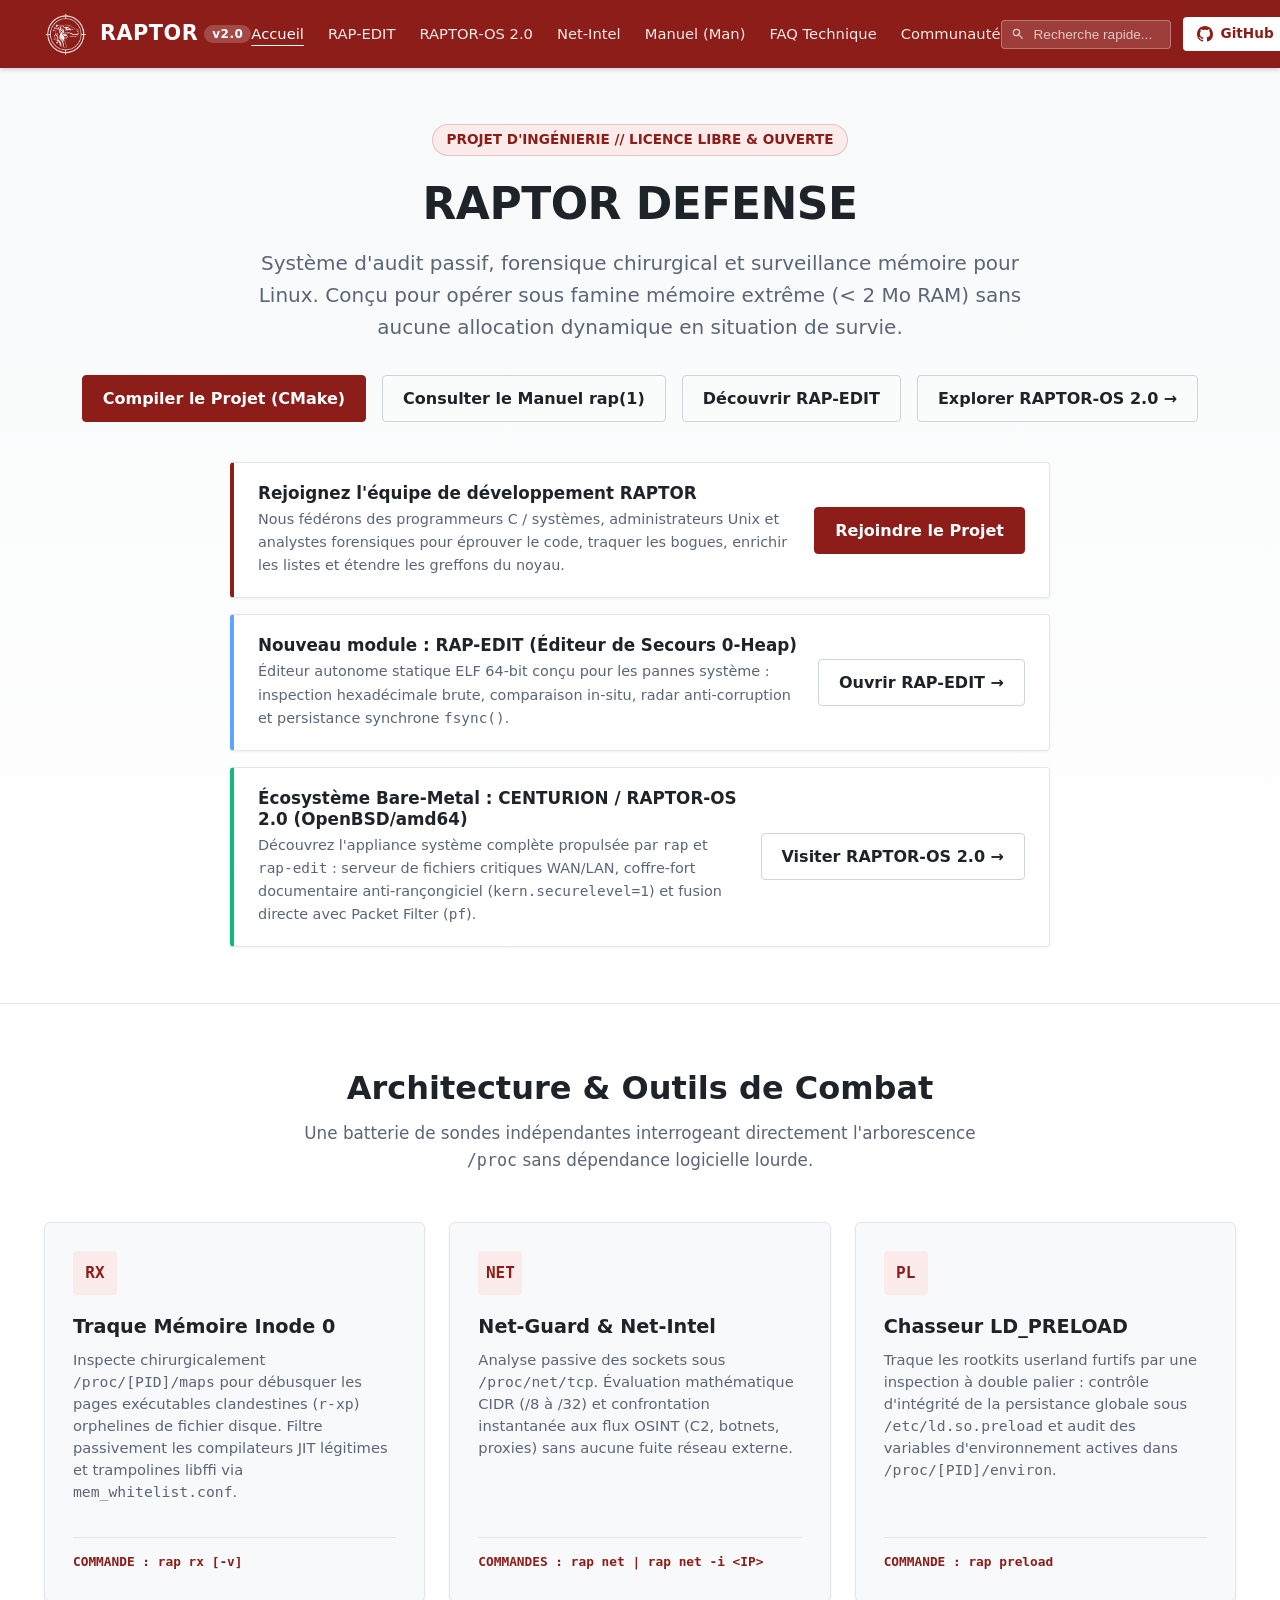
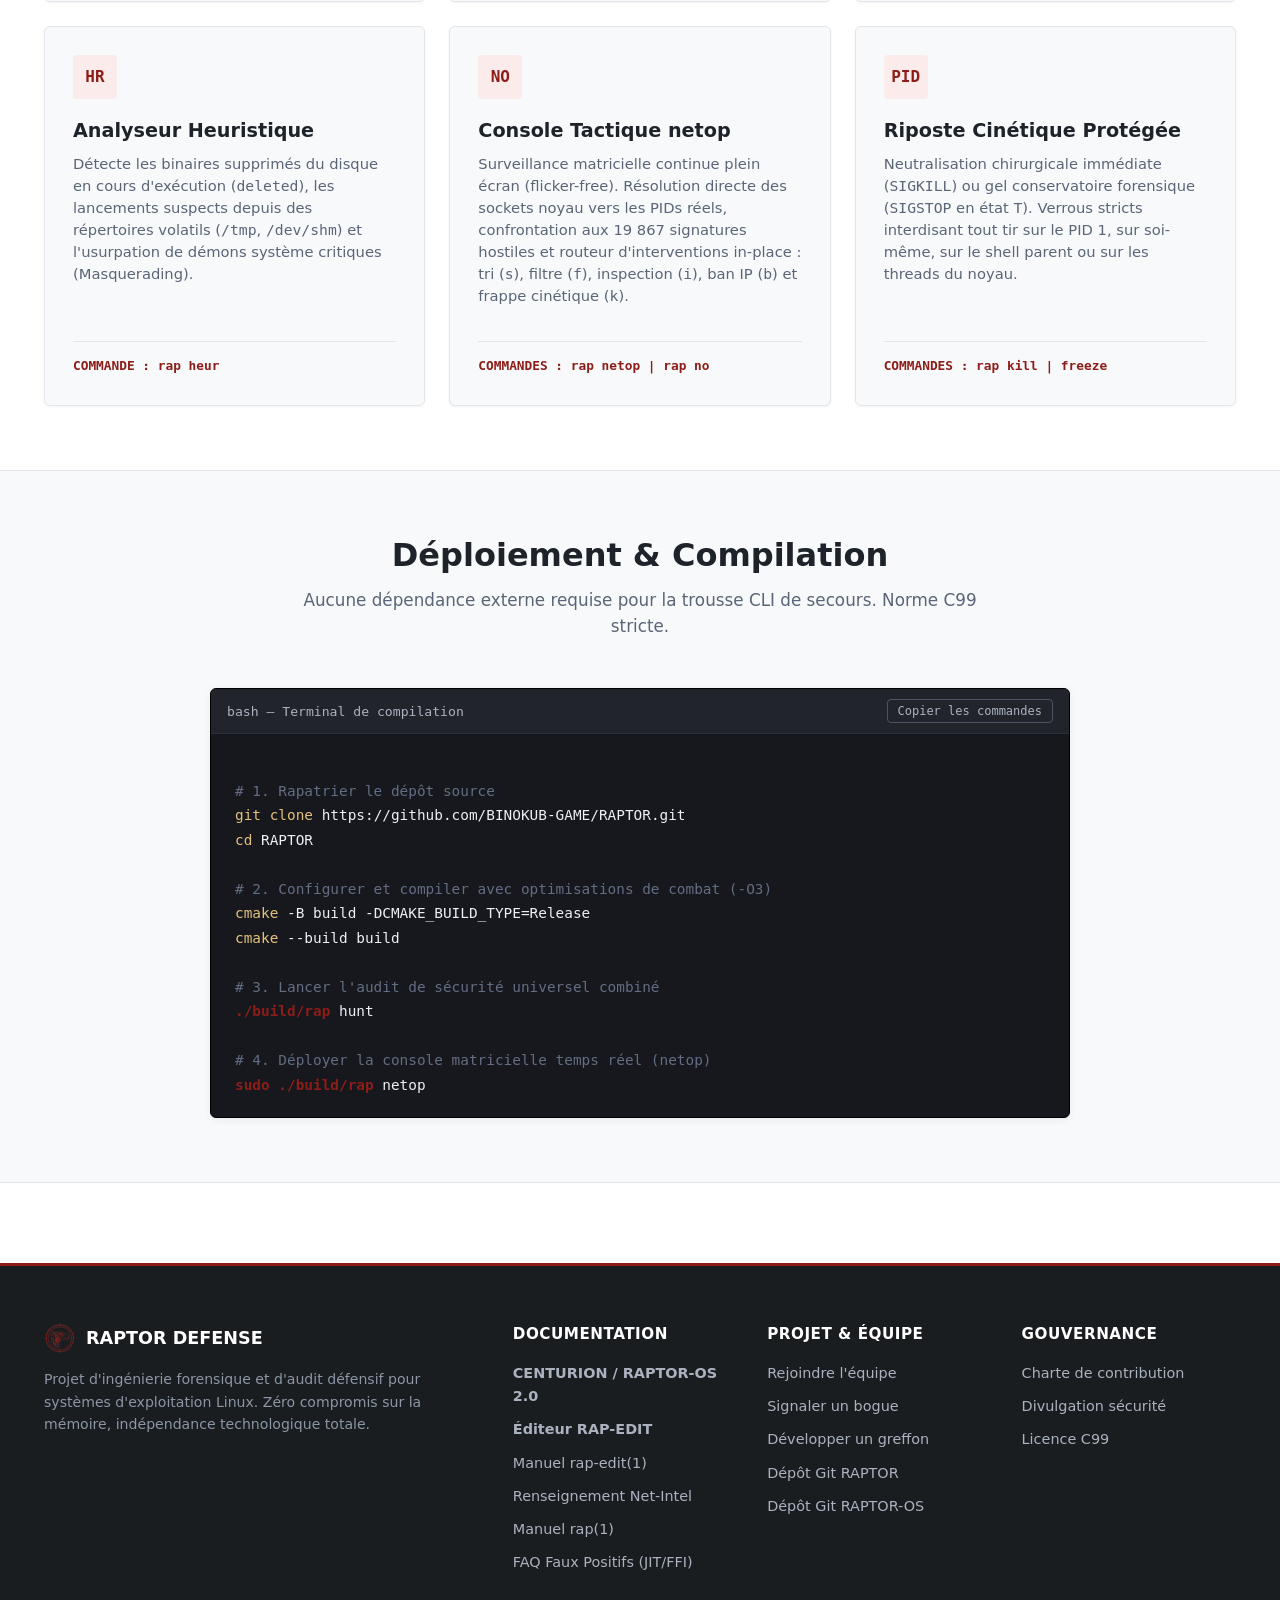
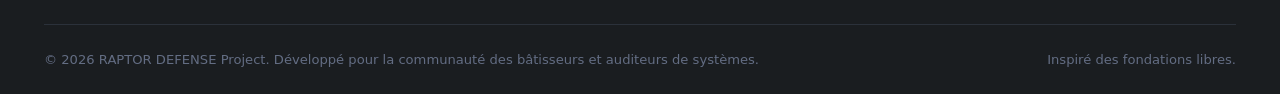
<file: docs/index.html>
<!-- ==========================================================================
 * NOM DU SCRIPT   : docs/index.html
 * RÉVISION        : Rev 1.6 (2026-11-15)
 * PROJET          : RAPTOR DEFENSE v2.0 // Portail Officiel & Hub Développeurs
 * RESPONSABILITÉ  : Page d'accueil officielle, présentation de l'architecture
 *                   souveraine, appel aux contributeurs / développeurs C/Linux,
 *                   vitrine des sondes de combat, maillage vers RAP-EDIT et
 *                   passerelle officielle vers CENTURION / RAPTOR-OS 2.0.
 *
 * BLOC DESCRIPTIF DES NOUVELLES INTÉGRATIONS (Rev 1.6) :
 *   - Ajout du lien 'RAPTOR-OS 2.0' dans la barre de navigation principale.
 *   - Ajout d'un encart dédié dans la section Hero présentant l'appliance
 *     bare-metal CENTURION / RAPTOR-OS 2.0 (OpenBSD/amd64, kern.securelevel=1)
 *     avec bouton direct vers https://raptor-os.binokub.com/.
 *   - Ajout des liens vers raptor-os.binokub.com et le dépôt GitHub raptor-os
 *     dans le pied de page institutionnel.
 *   - Conservation intégrale des 6 piliers défensifs, du terminal CMake et des
 *     scripts de navigation mobile / recherche rapide.
 * ========================================================================== -->
<!DOCTYPE html>
<html lang="fr">
<head>
    <meta charset="UTF-8">
    <meta name="viewport" content="width=device-width, initial-scale=1.0">
    <title>RAPTOR DEFENSE // Système d'Audit & Hub Développeurs</title>
    <meta name="description" content="Boîte à outils défensive et forensique pour Linux en C99 (< 2 Mo RAM), éditeur RAP-EDIT et socle de l'appliance bare-metal CENTURION / RAPTOR-OS 2.0.">
    <link rel="stylesheet" href="css/raptor-core.css">
    <link rel="icon" type="image/png" href="raptor-icon.png">
</head>
<body>

    <!-- ======================================================================
         1. EN-TÊTE INSTITUTIONNEL (STYLE FREEBSD & NAVIGATION MOBILE)
         ====================================================================== -->
    <header class="raptor-header">
        <div class="container">
            <a href="index.html" class="raptor-brand">
                <img src="raptor-icon.png" alt="Logo Officiel RAPTOR DEFENSE">
                <span>RAPTOR<span class="version-badge">v2.0</span></span>
            </a>

            <nav class="raptor-nav" id="raptorNav">
                <a href="index.html" class="active">Accueil</a>
                <a href="rap-editor/index.html">RAP-EDIT</a>
                <a href="https://raptor-os.binokub.com/" target="_blank" rel="noopener">RAPTOR-OS 2.0</a>
                <a href="intel.html">Net-Intel</a>
                <a href="man.html">Manuel (Man)</a>
                <a href="faq.html">FAQ Technique</a>
                <a href="community.html">Communauté</a>
            </nav>

            <div class="raptor-header-actions">
                <div class="raptor-search-box">
                    <svg viewBox="0 0 24 24">
                        <path d="M15.5 14h-.79l-.28-.27A6.471 6.471 0 0 0 16 9.5 6.5 6.5 0 1 0 9.5 16c1.61 0 3.09-.59 4.23-1.57l.27.28v.79l5 4.99L20.49 19l-4.99-5zm-6 0C7.01 14 5 11.99 5 9.5S7.01 5 9.5 5 14 7.01 14 9.5 14z"/>
                    </svg>
                    <input type="text" id="navSearchInput" placeholder="Recherche rapide...">
                </div>
                <a href="https://github.com/BINOKUB-GAME/RAPTOR" target="_blank" rel="noopener" class="btn-github">
                    <svg width="16" height="16" viewBox="0 0 24 24" fill="currentColor">
                        <path d="M12 0C5.37 0 0 5.37 0 12c0 5.31 3.435 9.795 8.205 11.385.6.105.825-.255.825-.57 0-.285-.015-1.23-.015-2.235-3.015.555-3.795-.735-4.035-1.41-.135-.345-.72-1.41-1.23-1.695-.42-.225-1.02-.78-.015-.795.945-.015 1.62.87 1.845 1.23 1.08 1.815 2.805 1.305 3.495.99.105-.78.42-1.305.765-1.605-2.67-.3-5.46-1.335-5.46-5.925 0-1.305.465-2.385 1.23-3.225-.12-.3-.54-1.53.12-3.18 0 0 1.005-.315 3.3 1.23.96-.27 1.98-.405 3-.405s2.04.135 3 .405c2.295-1.56 3.3-1.23 3.3-1.23.66 1.65.24 2.88.12 3.18.765.84 1.23 1.905 1.23 3.225 0 4.605-2.805 5.625-5.475 5.925.435.375.81 1.095.81 2.22 0 1.605-.015 2.895-.015 3.3 0 .315.225.69.825.57A12.02 12.02 0 0 0 24 12c0-6.63-5.37-12-12-12z"/>
                    </svg>
                    GitHub
                </a>

                <!-- Bouton Menu Mobile (Hamburger) -->
                <button class="raptor-hamburger" id="navToggle" aria-label="Afficher le menu de navigation" aria-expanded="false">
                    <span></span>
                    <span></span>
                    <span></span>
                </button>
            </div>
        </div>
    </header>

    <!-- ======================================================================
         2. BANNIÈRE HERO & APPEL AUX DÉVELOPPEURS
         ====================================================================== -->
    <section class="raptor-hero">
        <div class="container">
            <div class="raptor-hero-badge">
                PROJET D'INGÉNIERIE // LICENCE LIBRE & OUVERTE
            </div>
            <h1>RAPTOR DEFENSE</h1>
            <p class="raptor-hero-subtitle">
                Système d'audit passif, forensique chirurgical et surveillance mémoire pour Linux. Conçu pour opérer sous famine mémoire extrême (&lt; 2 Mo RAM) sans aucune allocation dynamique en situation de survie.
            </p>

            <div class="raptor-hero-actions">
                <a href="#compilation" class="btn-primary">Compiler le Projet (CMake)</a>
                <a href="man.html" class="btn-secondary">Consulter le Manuel rap(1)</a>
                <a href="rap-editor/index.html" class="btn-secondary">Découvrir RAP-EDIT</a>
                <a href="https://raptor-os.binokub.com/" target="_blank" rel="noopener" class="btn-secondary">Explorer RAPTOR-OS 2.0 &rarr;</a>
            </div>

            <!-- Encart 1 : Rejoindre le projet -->
            <div class="raptor-join-banner">
                <div class="raptor-join-content">
                    <h3>Rejoignez l'équipe de développement RAPTOR</h3>
                    <p>
                        Nous fédérons des programmeurs C / systèmes, administrateurs Unix et analystes forensiques pour éprouver le code, traquer les bogues, enrichir les listes et étendre les greffons du noyau.
                    </p>
                </div>
                <a href="community.html" class="btn-primary" style="white-space: nowrap;">Rejoindre le Projet</a>
            </div>

            <!-- Encart 2 : Compagnon de survie RAP-EDIT -->
            <div class="raptor-join-banner" style="margin-top: 16px; border-left-color: #58A6FF;">
                <div class="raptor-join-content">
                    <h3>Nouveau module : RAP-EDIT (Éditeur de Secours 0-Heap)</h3>
                    <p>
                        Éditeur autonome statique ELF 64-bit conçu pour les pannes système : inspection hexadécimale brute, comparaison in-situ, radar anti-corruption et persistance synchrone <code>fsync()</code>.
                    </p>
                </div>
                <a href="rap-editor/index.html" class="btn-secondary" style="white-space: nowrap;">Ouvrir RAP-EDIT &rarr;</a>
            </div>

            <!-- Encart 3 : NOUVEAU — L'Appliance Bare-Metal CENTURION / RAPTOR-OS 2.0 -->
            <div class="raptor-join-banner" style="margin-top: 16px; border-left-color: #10B981;">
                <div class="raptor-join-content">
                    <h3>Écosystème Bare-Metal : CENTURION / RAPTOR-OS 2.0 (OpenBSD/amd64)</h3>
                    <p>
                        Découvrez l'appliance système complète propulsée par <code>rap</code> et <code>rap-edit</code> : serveur de fichiers critiques WAN/LAN, coffre-fort documentaire anti-rançongiciel (<code>kern.securelevel=1</code>) et fusion directe avec Packet Filter (<code>pf</code>).
                    </p>
                </div>
                <a href="https://raptor-os.binokub.com/" target="_blank" rel="noopener" class="btn-secondary" style="white-space: nowrap;">Visiter RAPTOR-OS 2.0 &rarr;</a>
            </div>
        </div>
    </section>

    <!-- ======================================================================
         3. LES 6 PILIERS DÉFENSIFS (GRILLE DE CARTES MODULAIRES)
         ====================================================================== -->
    <section class="raptor-section">
        <div class="container">
            <div class="section-header">
                <h2>Architecture & Outils de Combat</h2>
                <p>Une batterie de sondes indépendantes interrogeant directement l'arborescence <code>/proc</code> sans dépendance logicielle lourde.</p>
            </div>

            <div class="cards-grid">
                <div class="raptor-card">
                    <div class="card-icon">RX</div>
                    <h3>Traque Mémoire Inode 0</h3>
                    <p>
                        Inspecte chirurgicalement <code>/proc/[PID]/maps</code> pour débusquer les pages exécutables clandestines (<code>r-xp</code>) orphelines de fichier disque. Filtre passivement les compilateurs JIT légitimes et trampolines libffi via <code>mem_whitelist.conf</code>.
                    </p>
                    <div class="card-footer-tag">COMMANDE : rap rx [-v]</div>
                </div>

                <div class="raptor-card">
                    <div class="card-icon">NET</div>
                    <h3>Net-Guard & Net-Intel</h3>
                    <p>
                        Analyse passive des sockets sous <code>/proc/net/tcp</code>. Évaluation mathématique CIDR (/8 à /32) et confrontation instantanée aux flux OSINT (C2, botnets, proxies) sans aucune fuite réseau externe.
                    </p>
                    <div class="card-footer-tag">COMMANDES : rap net | rap net -i &lt;IP&gt;</div>
                </div>

                <div class="raptor-card">
                    <div class="card-icon">PL</div>
                    <h3>Chasseur LD_PRELOAD</h3>
                    <p>
                        Traque les rootkits userland furtifs par une inspection à double palier : contrôle d'intégrité de la persistance globale sous <code>/etc/ld.so.preload</code> et audit des variables d'environnement actives dans <code>/proc/[PID]/environ</code>.
                    </p>
                    <div class="card-footer-tag">COMMANDE : rap preload</div>
                </div>

                <div class="raptor-card">
                    <div class="card-icon">HR</div>
                    <h3>Analyseur Heuristique</h3>
                    <p>
                        Détecte les binaires supprimés du disque en cours d'exécution (<code>deleted</code>), les lancements suspects depuis des répertoires volatils (<code>/tmp</code>, <code>/dev/shm</code>) et l'usurpation de démons système critiques (Masquerading).
                    </p>
                    <div class="card-footer-tag">COMMANDE : rap heur</div>
                </div>

                <div class="raptor-card">
                    <div class="card-icon">NO</div>
                    <h3>Console Tactique netop</h3>
                    <p>
                        Surveillance matricielle continue plein écran (flicker-free). Résolution directe des sockets noyau vers les PIDs réels, confrontation aux 19 867 signatures hostiles et routeur d'interventions in-place : tri (<code>s</code>), filtre (<code>f</code>), inspection (<code>i</code>), ban IP (<code>b</code>) et frappe cinétique (<code>k</code>).
                    </p>
                    <div class="card-footer-tag">COMMANDES : rap netop | rap no</div>
                </div>

                <div class="raptor-card">
                    <div class="card-icon">PID</div>
                    <h3>Riposte Cinétique Protégée</h3>
                    <p>
                        Neutralisation chirurgicale immédiate (<code>SIGKILL</code>) ou gel conservatoire forensique (<code>SIGSTOP</code> en état <code>T</code>). Verrous stricts interdisant tout tir sur le PID 1, sur soi-même, sur le shell parent ou sur les threads du noyau.
                    </p>
                    <div class="card-footer-tag">COMMANDES : rap kill | freeze</div>
                </div>
            </div>
        </div>
    </section>

    <!-- ======================================================================
         4. GUIDE DE COMPILATION & AMORÇAGE
         ====================================================================== -->
    <section class="raptor-section" id="compilation" style="background-color: var(--color-bg-surface); border-top: 1px solid var(--color-border); border-bottom: 1px solid var(--color-border);">
        <div class="container">
            <div class="section-header">
                <h2>Déploiement & Compilation</h2>
                <p>Aucune dépendance externe requise pour la trousse CLI de secours. Norme C99 stricte.</p>
            </div>

            <div class="man-viewer-box" style="max-width: 860px; margin: 0 auto;">
                <div class="man-viewer-header">
                    <span class="man-viewer-title">bash — Terminal de compilation</span>
                    <button class="man-btn-copy" onclick="navigator.clipboard.writeText('git clone https://github.com/BINOKUB-GAME/RAPTOR.git\ncd RAPTOR\ncmake -B build -DCMAKE_BUILD_TYPE=Release\ncmake --build build\n./build/rap hunt')">Copier les commandes</button>
                </div>
                <div class="man-content" style="padding: 20px 24px;">
<span style="color: #636D83;"># 1. Rapatrier le dépôt source</span>
<span style="color: #E5C07B;">git clone</span> https://github.com/BINOKUB-GAME/RAPTOR.git
<span style="color: #E5C07B;">cd</span> RAPTOR

<span style="color: #636D83;"># 2. Configurer et compiler avec optimisations de combat (-O3)</span>
<span style="color: #E5C07B;">cmake</span> -B build -DCMAKE_BUILD_TYPE=Release
<span style="color: #E5C07B;">cmake</span> --build build

<span style="color: #636D83;"># 3. Lancer l'audit de sécurité universel combiné</span>
<span style="color: #8C1D18; font-weight: bold;">./build/rap</span> hunt

<span style="color: #636D83;"># 4. Déployer la console matricielle temps réel (netop)</span>
<span style="color: #8C1D18; font-weight: bold;">sudo ./build/rap</span> netop</div>
            </div>
        </div>
    </section>

    <!-- ======================================================================
         5. PIED DE PAGE INSTITUTIONNEL
         ====================================================================== -->
    <footer class="raptor-footer">
        <div class="container">
            <div class="footer-grid">
                <div class="footer-col">
                    <div style="display: flex; align-items: center; gap: 10px; margin-bottom: 14px;">
                        <img src="raptor-icon.png" alt="RAPTOR Logo" style="height: 32px; width: 32px; border-radius: 50%;">
                        <span style="color: #FFFFFF; font-weight: 700; font-size: 1.1rem;">RAPTOR DEFENSE</span>
                    </div>
                    <p style="font-size: 0.88rem; line-height: 1.6; color: #8C96A5;">
                        Projet d'ingénierie forensique et d'audit défensif pour systèmes d'exploitation Linux. Zéro compromis sur la mémoire, indépendance technologique totale.
                    </p>
                </div>

                <div class="footer-col">
                    <h5>Documentation</h5>
                    <ul>
                        <li><a href="https://raptor-os.binokub.com/" target="_blank" rel="noopener"><strong>CENTURION / RAPTOR-OS 2.0</strong></a></li>
                        <li><a href="rap-editor/index.html"><strong>Éditeur RAP-EDIT</strong></a></li>
                        <li><a href="rap-editor/man.html">Manuel rap-edit(1)</a></li>
                        <li><a href="intel.html">Renseignement Net-Intel</a></li>
                        <li><a href="man.html">Manuel rap(1)</a></li>
                        <li><a href="faq.html">FAQ Faux Positifs (JIT/FFI)</a></li>
                    </ul>
                </div>

                <div class="footer-col">
                    <h5>Projet & Équipe</h5>
                    <ul>
                        <li><a href="community.html">Rejoindre l'équipe</a></li>
                        <li><a href="community.html#bugs">Signaler un bogue</a></li>
                        <li><a href="community.html#plugins">Développer un greffon</a></li>
                        <li><a href="https://github.com/BINOKUB-GAME/RAPTOR" target="_blank" rel="noopener">Dépôt Git RAPTOR</a></li>
                        <li><a href="https://github.com/BINOKUB-GAME/raptor-os" target="_blank" rel="noopener">Dépôt Git RAPTOR-OS</a></li>
                    </ul>
                </div>

                <div class="footer-col">
                    <h5>Gouvernance</h5>
                    <ul>
                        <li><a href="community.html#charte">Charte de contribution</a></li>
                        <li><a href="community.html#securite">Divulgation sécurité</a></li>
                        <li><a href="community.html#licence">Licence C99</a></li>
                    </ul>
                </div>
            </div>

            <div class="footer-bottom">
                <div>
                    &copy; 2026 RAPTOR DEFENSE Project. Développé pour la communauté des bâtisseurs et auditeurs de systèmes.
                </div>
                <div>
                    Inspiré des fondations libres.
                </div>
            </div>
        </div>
    </footer>

    <!-- Scripts de gestion : Menu mobile et Recherche rapide -->
    <script>
        (function() {
            /* 1. Menu hamburger mobile */
            var toggle = document.getElementById('navToggle');
            var nav = document.getElementById('raptorNav');
            if (toggle && nav) {
                toggle.addEventListener('click', function() {
                    var isOpen = nav.classList.toggle('open');
                    toggle.setAttribute('aria-expanded', isOpen);
                });
            }

            /* 2. Écouteur de recherche rapide vers man.html */
            var searchInput = document.getElementById('navSearchInput');
            if (searchInput) {
                searchInput.addEventListener('keydown', function(e) {
                    if (e.key === 'Enter') {
                        var val = this.value.trim();
                        if (val) {
                            window.location.href = 'man.html?q=' + encodeURIComponent(val);
                        }
                    }
                });
            }
        })();
    </script>
</body>
</html>
</file>
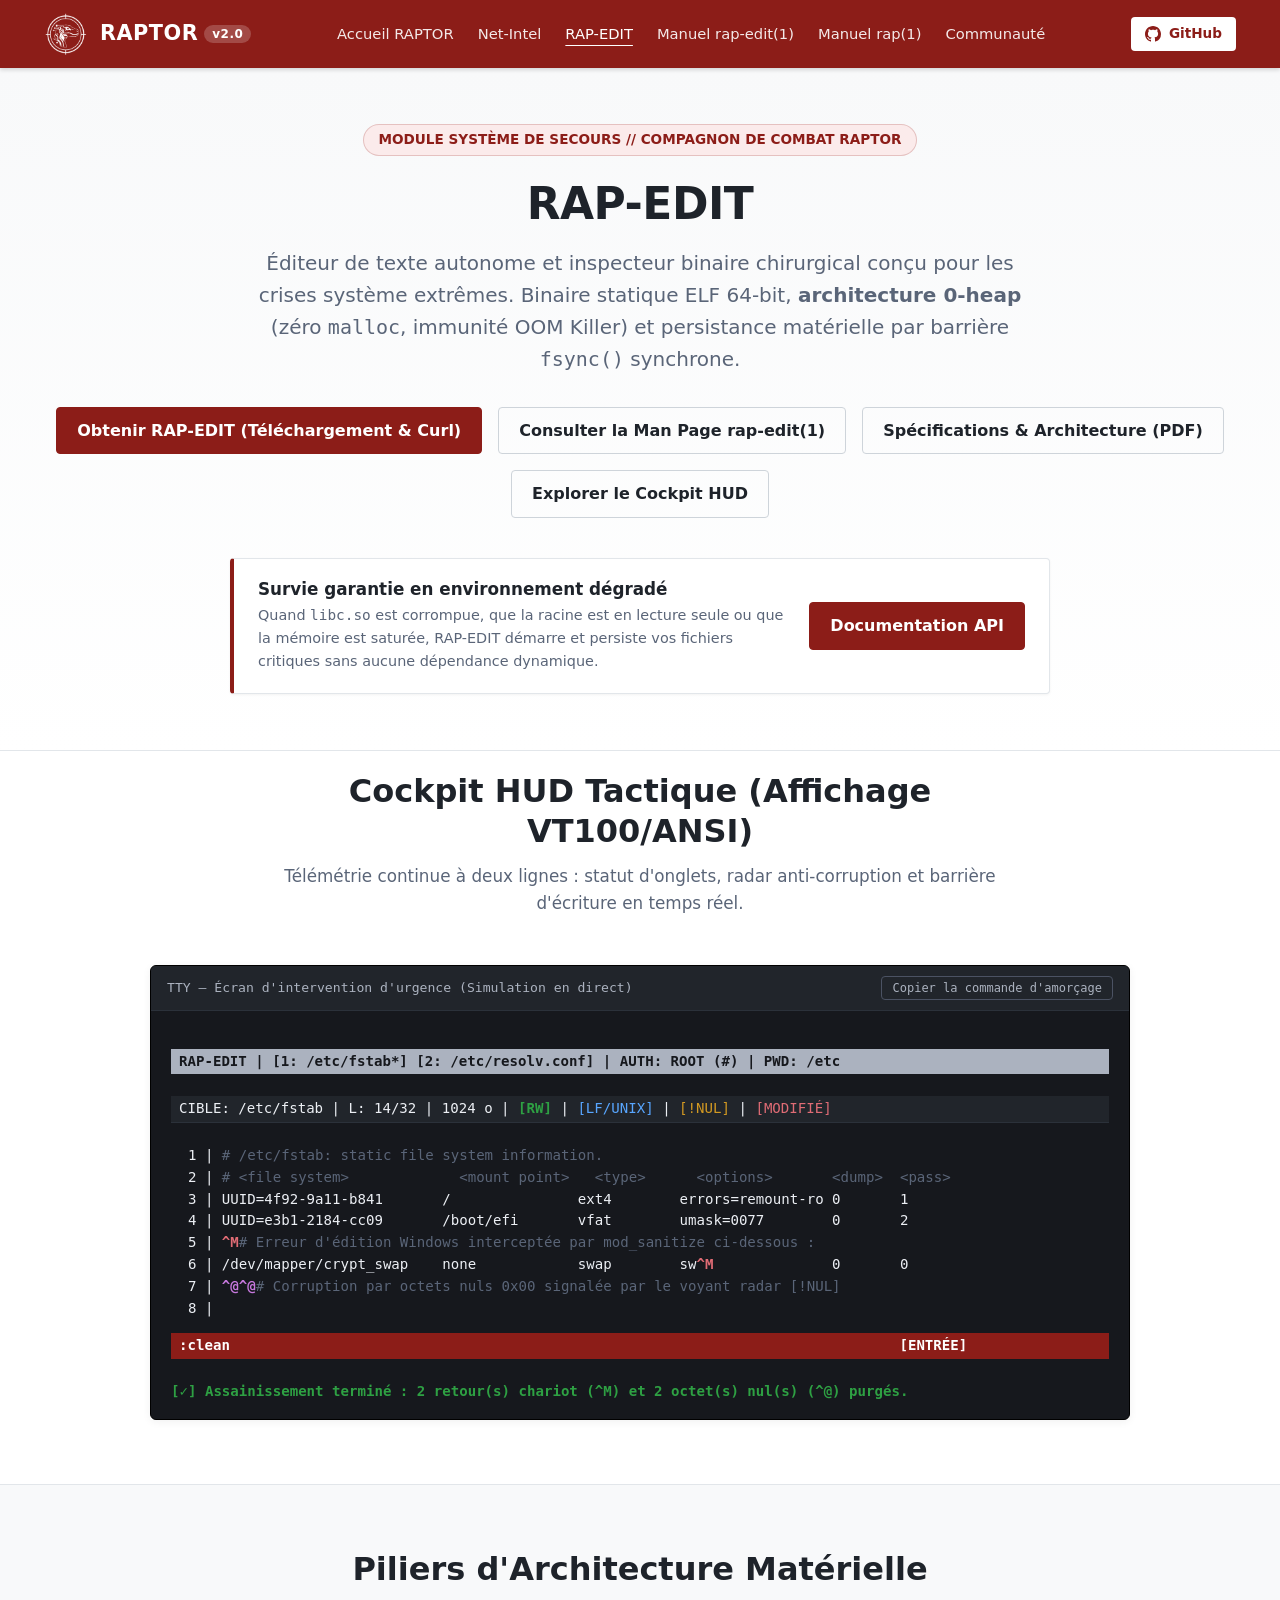
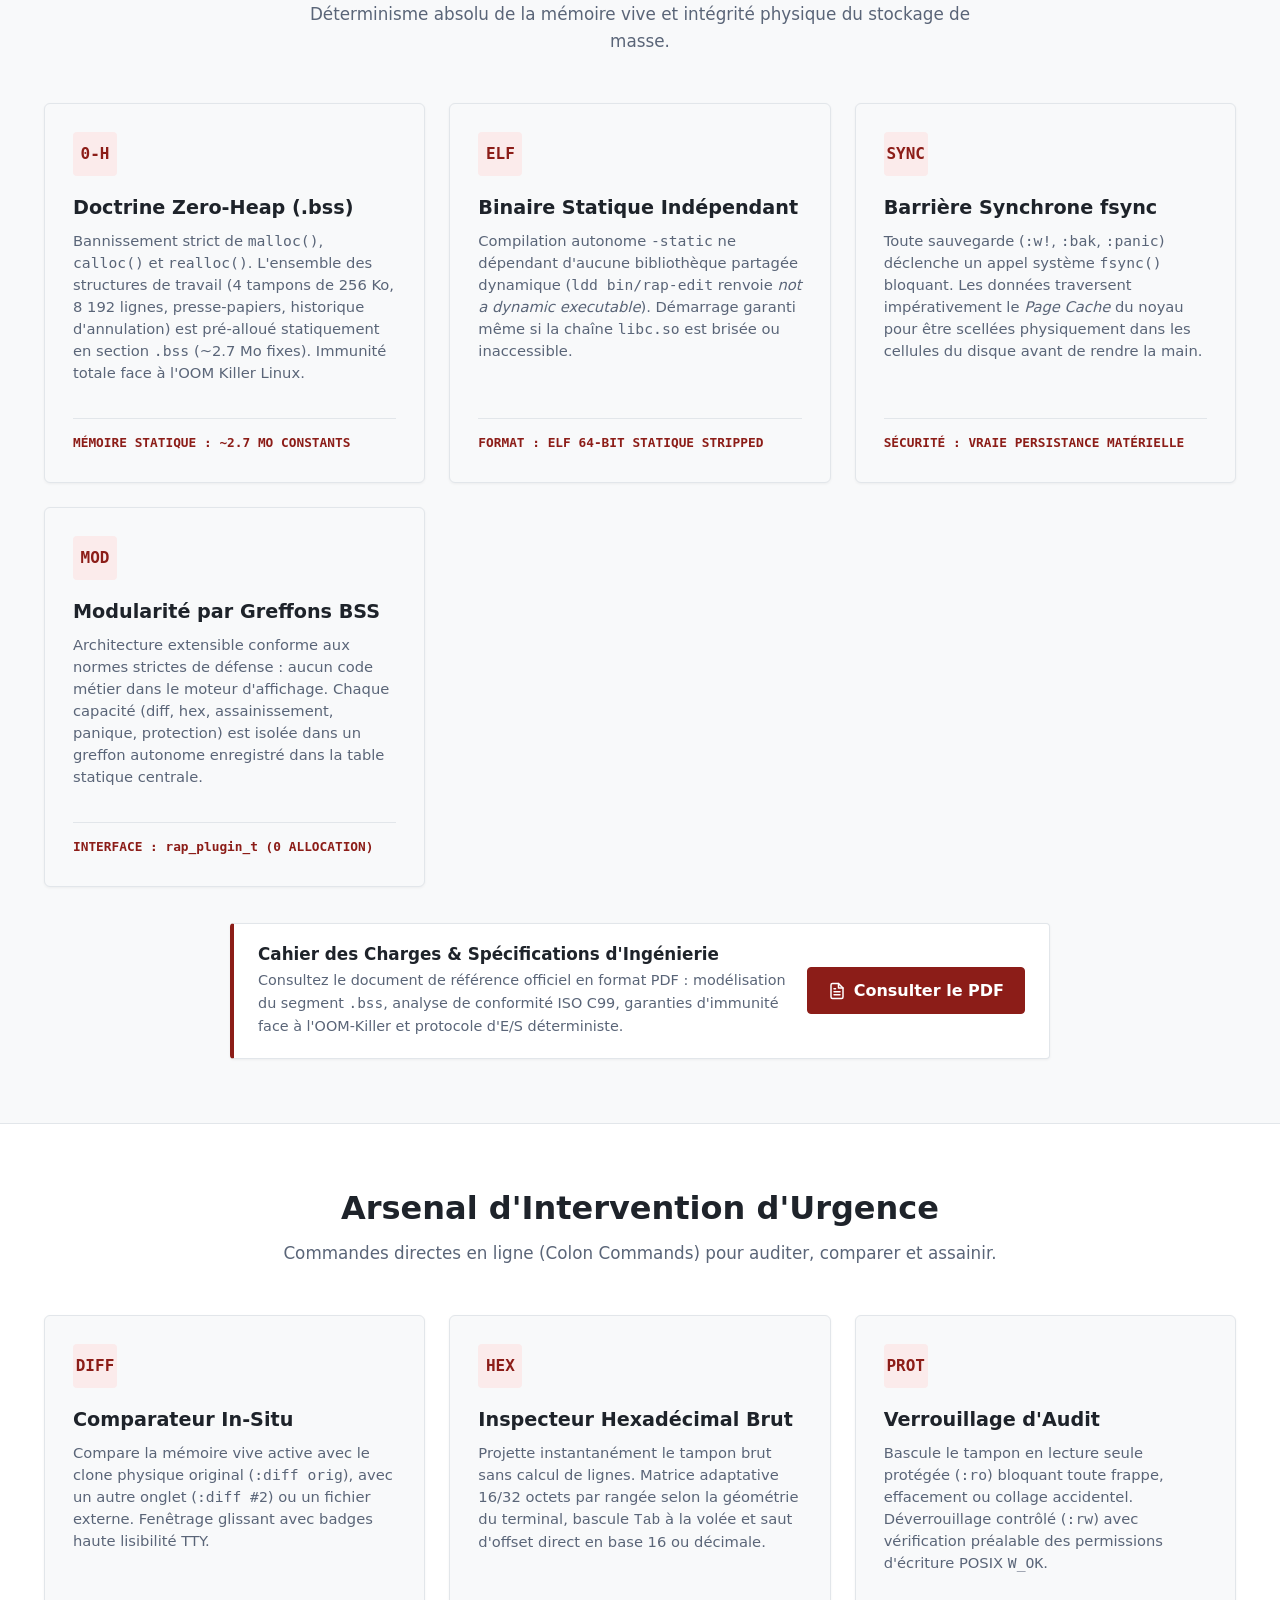
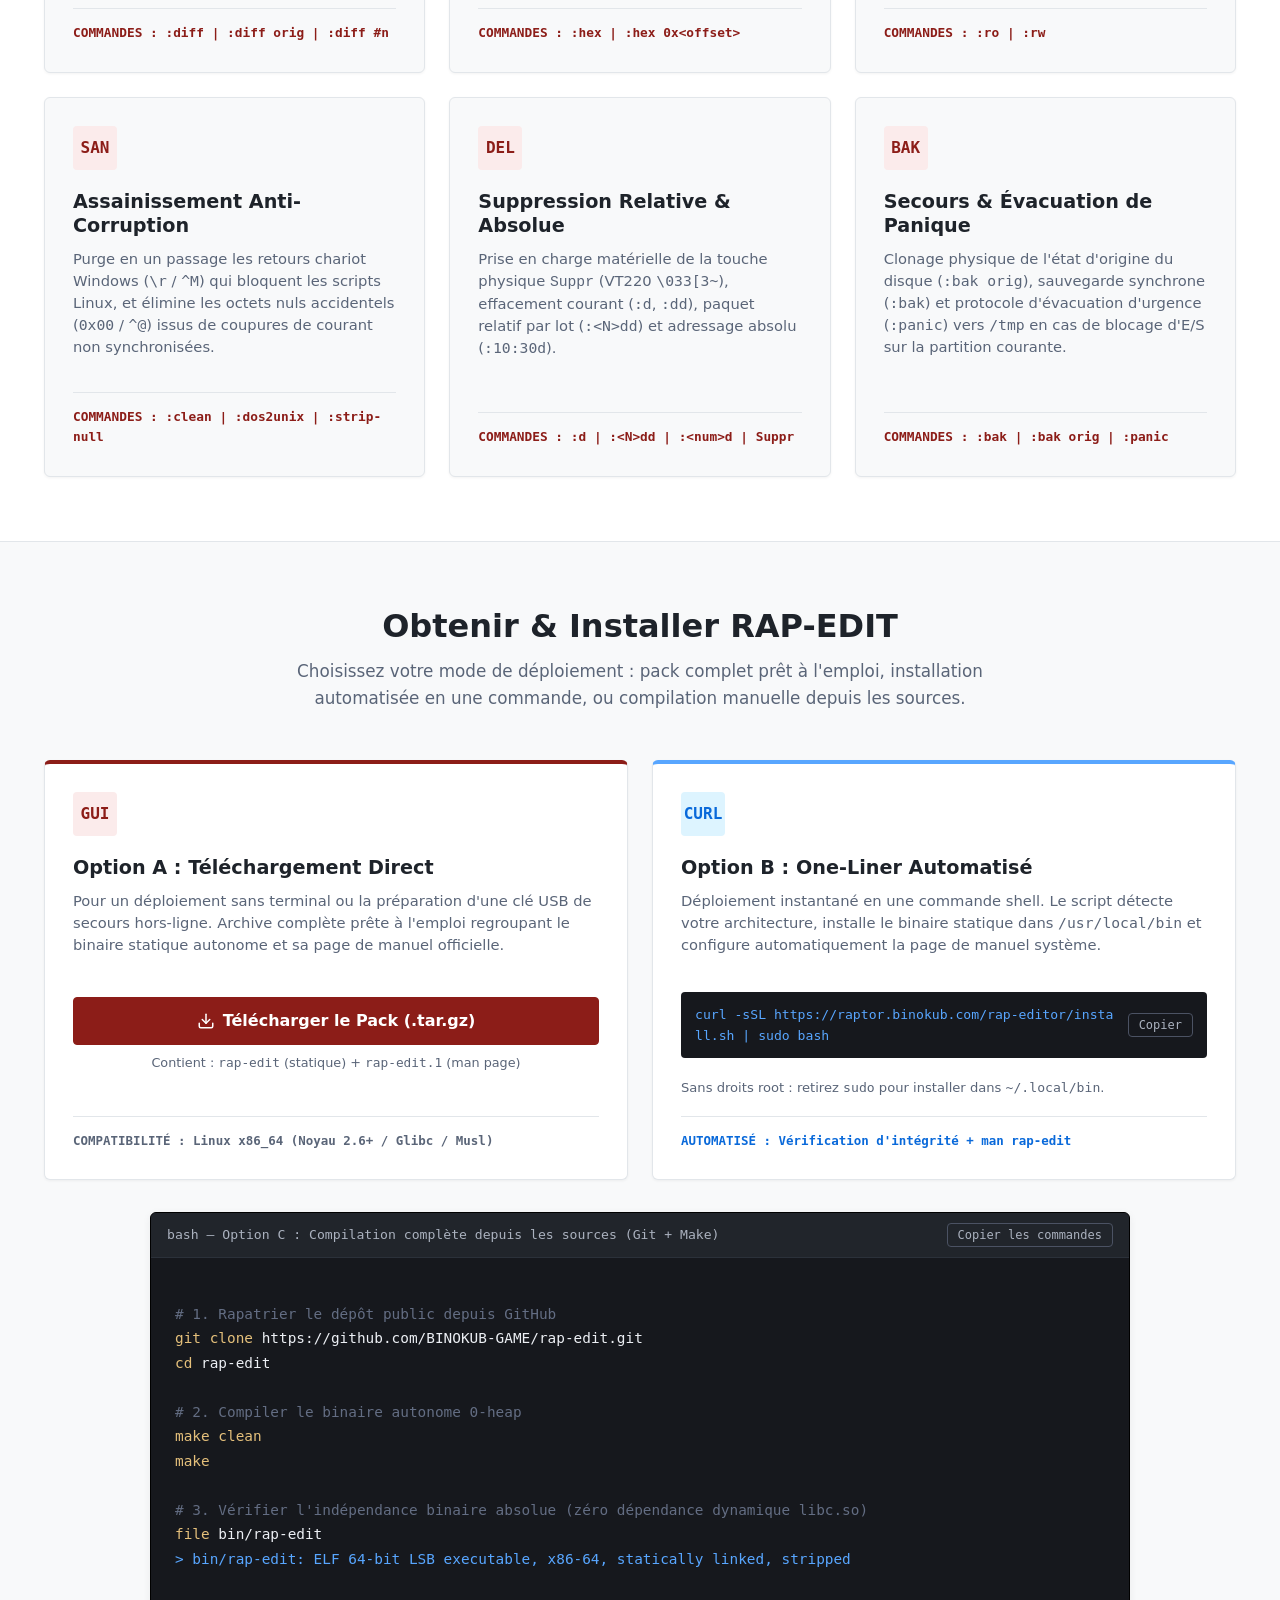
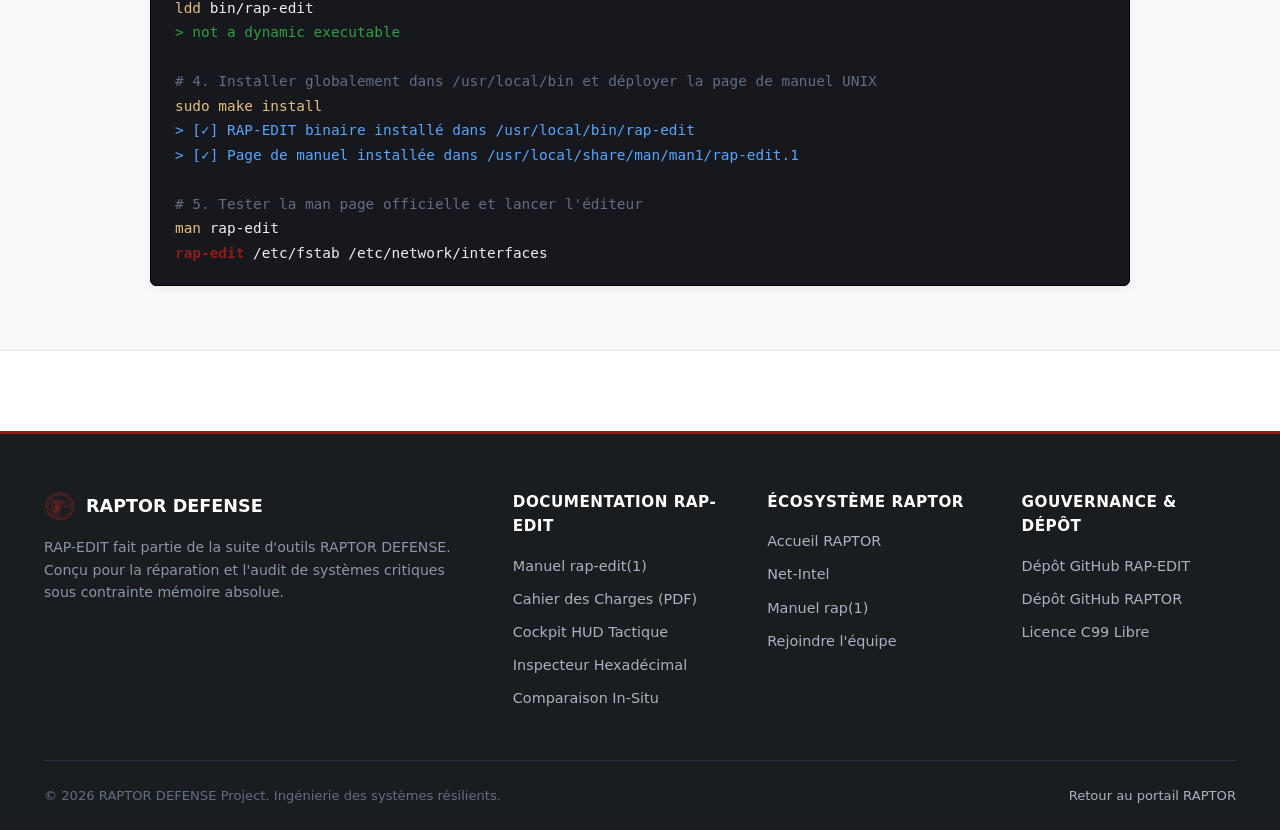
<file: docs/rap-editor/index.html>
<!-- ==========================================================================
 * NOM DU SCRIPT   : docs/rap-editor/index.html
 * RÉVISION        : Rev 1.4 (2026-11-02)
 * PROJET          : RAPTOR DEFENSE v2.0 // Vitrine & Manifeste RAP-EDIT
 * RESPONSABILITÉ  : Page d'accueil officielle du compagnon de sauvetage RAP-EDIT.
 *                   Présentation de la doctrine 0-heap, simulation du Cockpit HUD,
 *                   grille des 6 modules de crise, téléchargement et accès au PDF.
 *
 * BLOC DESCRIPTIF DES NOUVELLES INTÉGRATIONS (Rev 1.4) :
 *   - Intégration du lien direct vers le document officiel 'rap-edit-specifications.pdf'
 *     (Cahier des charges & Spécifications d'ingénierie 0-Heap) :
 *     * Bouton d'accès direct dans la barre d'actions Hero (.raptor-hero-actions).
 *     * Encart dédié de consultation technique sous les piliers d'architecture (.raptor-join-banner).
 *     * Entrée directe dans la colonne documentation du pied de page (.footer-col).
 *   - Maintien du bouton de téléchargement unique du pack .tar.gz et du One-Liner curl.
 * ========================================================================== -->
<!DOCTYPE html>
<html lang="fr">
<head>
    <meta charset="UTF-8">
    <meta name="viewport" content="width=device-width, initial-scale=1.0">
    <title>RAP-EDIT // Éditeur & Inspecteur de Secours (RAPTOR DEFENSE)</title>
    <meta name="description" content="Éditeur de texte et d'inspection binaire de secours pour Linux. Binaire statique ELF 64-bit autonome, architecture 0-heap BSS et barrière fsync.">
    <link rel="stylesheet" href="../css/raptor-core.css">
    <link rel="icon" type="image/png" href="../raptor-icon.png">
</head>
<body>

    <!-- ======================================================================
         1. EN-TÊTE INSTITUTIONNEL UNIFIÉ
         ====================================================================== -->
    <header class="raptor-header">
        <div class="container">
            <a href="../index.html" class="raptor-brand">
                <img src="../raptor-icon.png" alt="Logo Officiel RAPTOR DEFENSE">
                <span>RAPTOR<span class="version-badge">v2.0</span></span>
            </a>

            <nav class="raptor-nav" id="raptorNav">
                <a href="../index.html">Accueil RAPTOR</a>
                <a href="../intel.html">Net-Intel</a>
                <a href="index.html" class="active">RAP-EDIT</a>
                <a href="man.html">Manuel rap-edit(1)</a>
                <a href="../man.html">Manuel rap(1)</a>
                <a href="../community.html">Communauté</a>
            </nav>

            <div class="raptor-header-actions">
                <a href="https://github.com/BINOKUB-GAME/rap-edit" target="_blank" rel="noopener" class="btn-github">
                    <svg width="16" height="16" viewBox="0 0 24 24" fill="currentColor">
                        <path d="M12 0C5.37 0 0 5.37 0 12c0 5.31 3.435 9.795 8.205 11.385.6.105.825-.255.825-.57 0-.285-.015-1.23-.015-2.235-3.015.555-3.795-.735-4.035-1.41-.135-.345-.72-1.41-1.23-1.695-.42-.225-1.02-.78-.015-.795.945-.015 1.62.87 1.845 1.23 1.08 1.815 2.805 1.305 3.495.99.105-.78.42-1.305.765-1.605-2.67-.3-5.46-1.335-5.46-5.925 0-1.305.465-2.385 1.23-3.225-.12-.3-.54-1.53.12-3.18 0 0 1.005-.315 3.3 1.23.96-.27 1.98-.405 3-.405s2.04.135 3 .405c2.295-1.56 3.3-1.23 3.3-1.23.66 1.65.24 2.88.12 3.18.765.84 1.23 1.905 1.23 3.225 0 4.605-2.805 5.625-5.475 5.925.435.375.81 1.095.81 2.22 0 1.605-.015 2.895-.015 3.3 0 .315.225.69.825.57A12.02 12.02 0 0 0 24 12c0-6.63-5.37-12-12-12z"/>
                    </svg>
                    GitHub
                </a>

                <button class="raptor-hamburger" id="navToggle" aria-label="Afficher le menu" aria-expanded="false">
                    <span></span>
                    <span></span>
                    <span></span>
                </button>
            </div>
        </div>
    </header>

    <!-- ======================================================================
         2. BANNIÈRE HERO & DOCTRINE OPÉRATIONNELLE
         ====================================================================== -->
    <section class="raptor-hero">
        <div class="container">
            <div class="raptor-hero-badge">
                MODULE SYSTÈME DE SECOURS // COMPAGNON DE COMBAT RAPTOR
            </div>
            <h1>RAP-EDIT</h1>
            <p class="raptor-hero-subtitle">
                Éditeur de texte autonome et inspecteur binaire chirurgical conçu pour les crises système extrêmes.
                Binaire statique ELF 64-bit, <strong>architecture 0-heap</strong> (zéro <code>malloc</code>, immunité OOM Killer)
                et persistance matérielle par barrière <code>fsync()</code> synchrone.
            </p>

            <div class="raptor-hero-actions">
                <a href="#deploiement" class="btn-primary">Obtenir RAP-EDIT (Téléchargement &amp; Curl)</a>
                <a href="man.html" class="btn-secondary">Consulter la Man Page rap-edit(1)</a>
                <a href="rap-edit-specifications.pdf" target="_blank" rel="noopener" class="btn-secondary">Spécifications &amp; Architecture (PDF)</a>
                <a href="#cockpit" class="btn-secondary">Explorer le Cockpit HUD</a>
            </div>

            <div class="raptor-join-banner">
                <div class="raptor-join-content">
                    <h3>Survie garantie en environnement dégradé</h3>
                    <p>
                        Quand <code>libc.so</code> est corrompue, que la racine est en lecture seule ou que la mémoire est saturée,
                        RAP-EDIT démarre et persiste vos fichiers critiques sans aucune dépendance dynamique.
                    </p>
                </div>
                <a href="man.html" class="btn-primary" style="white-space: nowrap;">Documentation API</a>
            </div>
        </div>
    </section>

    <!-- ======================================================================
         3. SIMULATEUR TTY DU COCKPIT HUD
         ====================================================================== -->
    <section class="raptor-section" id="cockpit" style="padding-top: 20px;">
        <div class="container">
            <div class="section-header">
                <h2>Cockpit HUD Tactique (Affichage VT100/ANSI)</h2>
                <p>Télémétrie continue à deux lignes : statut d'onglets, radar anti-corruption et barrière d'écriture en temps réel.</p>
            </div>

            <div class="man-viewer-box" style="max-width: 980px; margin: 0 auto;">
                <div class="man-viewer-header">
                    <span class="man-viewer-title">TTY — Écran d'intervention d'urgence (Simulation en direct)</span>
                    <button class="man-btn-copy" onclick="navigator.clipboard.writeText('rap-edit /etc/fstab /etc/resolv.conf')">Copier la commande d'amorçage</button>
                </div>
                <div class="man-content" style="padding: 16px 20px; font-size: 0.88rem; line-height: 1.55;">
<span style="background-color: #ABB2BF; color: #16181D; font-weight: bold; display: block; padding: 2px 8px; width: 100%;">RAP-EDIT | [1: /etc/fstab*] [2: /etc/resolv.conf] | AUTH: ROOT (#) | PWD: /etc</span>
<span style="background-color: #21252B; color: #ECEFF4; display: block; padding: 2px 8px; width: 100%; border-bottom: 1px solid #2B313A;">CIBLE: /etc/fstab | L: 14/32 | 1024 o | <span style="color: #2EA043; font-weight: bold;">[RW]</span> | <span style="color: #58A6FF;">[LF/UNIX]</span> | <span style="color: #D29922;">[!NUL]</span> | <span style="color: #E06C75;">[MODIFIÉ]</span></span>
  1 | <span style="color: #5A6578;"># /etc/fstab: static file system information.</span>
  2 | <span style="color: #5A6578;"># &lt;file system&gt;             &lt;mount point&gt;   &lt;type&gt;      &lt;options&gt;       &lt;dump&gt;  &lt;pass&gt;</span>
  3 | UUID=4f92-9a11-b841       /               ext4        errors=remount-ro 0       1
  4 | UUID=e3b1-2184-cc09       /boot/efi       vfat        umask=0077        0       2
  5 | <span style="color: #E06C75; font-weight: bold;">^M</span><span style="color: #5A6578;"># Erreur d'édition Windows interceptée par mod_sanitize ci-dessous :</span>
  6 | /dev/mapper/crypt_swap    none            swap        sw<span style="color: #E06C75; font-weight: bold;">^M</span>              0       0
  7 | <span style="color: #C678DD; font-weight: bold;">^@^@</span><span style="color: #5A6578;"># Corruption par octets nuls 0x00 signalée par le voyant radar [!NUL]</span>
  8 |
<span style="background-color: #8C1D18; color: #FFFFFF; font-weight: bold; display: block; padding: 2px 8px; margin-top: 14px;">:clean                                                                               [ENTRÉE]</span>
<span style="color: #2EA043; font-weight: bold;">[✓] Assainissement terminé : 2 retour(s) chariot (^M) et 2 octet(s) nul(s) (^@) purgés.</span></div>
            </div>
        </div>
    </section>

    <!-- ======================================================================
         4. LES 4 PILIERS D'INGÉNIERIE SOUVERAINE & PAPIER TECHNIQUE
         ====================================================================== -->
    <section class="raptor-section" style="background-color: var(--color-bg-surface); border-top: 1px solid var(--color-border); border-bottom: 1px solid var(--color-border);">
        <div class="container">
            <div class="section-header">
                <h2>Piliers d'Architecture Matérielle</h2>
                <p>Déterminisme absolu de la mémoire vive et intégrité physique du stockage de masse.</p>
            </div>

            <div class="cards-grid">
                <div class="raptor-card">
                    <div class="card-icon">0-H</div>
                    <h3>Doctrine Zero-Heap (.bss)</h3>
                    <p>
                        Bannissement strict de <code>malloc()</code>, <code>calloc()</code> et <code>realloc()</code>.
                        L'ensemble des structures de travail (4 tampons de 256 Ko, 8 192 lignes, presse-papiers, historique d'annulation)
                        est pré-alloué statiquement en section <code>.bss</code> (~2.7 Mo fixes). Immunité totale face à l'OOM Killer Linux.
                    </p>
                    <div class="card-footer-tag">MÉMOIRE STATIQUE : ~2.7 MO CONSTANTS</div>
                </div>

                <div class="raptor-card">
                    <div class="card-icon">ELF</div>
                    <h3>Binaire Statique Indépendant</h3>
                    <p>
                        Compilation autonome <code>-static</code> ne dépendant d'aucune bibliothèque partagée dynamique
                        (<code>ldd bin/rap-edit</code> renvoie <em>not a dynamic executable</em>). Démarrage garanti même si la chaîne
                        <code>libc.so</code> est brisée ou inaccessible.
                    </p>
                    <div class="card-footer-tag">FORMAT : ELF 64-BIT STATIQUE STRIPPED</div>
                </div>

                <div class="raptor-card">
                    <div class="card-icon">SYNC</div>
                    <h3>Barrière Synchrone fsync</h3>
                    <p>
                        Toute sauvegarde (<code>:w!</code>, <code>:bak</code>, <code>:panic</code>) déclenche un appel système <code>fsync()</code>
                        bloquant. Les données traversent impérativement le <em>Page Cache</em> du noyau pour être scellées physiquement
                        dans les cellules du disque avant de rendre la main.
                    </p>
                    <div class="card-footer-tag">SÉCURITÉ : VRAIE PERSISTANCE MATÉRIELLE</div>
                </div>

                <div class="raptor-card">
                    <div class="card-icon">MOD</div>
                    <h3>Modularité par Greffons BSS</h3>
                    <p>
                        Architecture extensible conforme aux normes strictes de défense : aucun code métier dans le moteur d'affichage.
                        Chaque capacité (diff, hex, assainissement, panique, protection) est isolée dans un greffon autonome
                        enregistré dans la table statique centrale.
                    </p>
                    <div class="card-footer-tag">INTERFACE : rap_plugin_t (0 ALLOCATION)</div>
                </div>
            </div>

            <!-- Encart d'audit formel : Téléchargement du papier technique PDF -->
            <div class="raptor-join-banner" style="margin-top: 36px; border-left-color: var(--color-primary-red);">
                <div class="raptor-join-content">
                    <h3>Cahier des Charges &amp; Spécifications d'Ingénierie</h3>
                    <p>
                        Consultez le document de référence officiel en format PDF : modélisation du segment <code>.bss</code>, analyse de conformité ISO C99, garanties d'immunité face à l'OOM-Killer et protocole d'E/S déterministe.
                    </p>
                </div>
                <a href="rap-edit-specifications.pdf" target="_blank" rel="noopener" class="btn-primary" style="white-space: nowrap; gap: 8px;">
                    <svg width="18" height="18" viewBox="0 0 24 24" fill="none" stroke="currentColor" stroke-width="2" stroke-linecap="round" stroke-linejoin="round">
                        <path d="M14 2H6a2 2 0 0 0-2 2v16a2 2 0 0 0 2 2h12a2 2 0 0 0 2-2V8z"></path>
                        <polyline points="14 2 14 8 20 8"></polyline>
                        <line x1="16" y1="13" x2="8" y2="13"></line>
                        <line x1="16" y1="17" x2="8" y2="17"></line>
                        <polyline points="10 9 9 9 8 9"></polyline>
                    </svg>
                    Consulter le PDF
                </a>
            </div>
        </div>
    </section>

    <!-- ======================================================================
         5. LA BOÎTE À OUTILS DE CRISE (COMMANDES TACTIQUES)
         ====================================================================== -->
    <section class="raptor-section">
        <div class="container">
            <div class="section-header">
                <h2>Arsenal d'Intervention d'Urgence</h2>
                <p>Commandes directes en ligne (Colon Commands) pour auditer, comparer et assainir.</p>
            </div>

            <div class="cards-grid">
                <div class="raptor-card">
                    <div class="card-icon">DIFF</div>
                    <h3>Comparateur In-Situ</h3>
                    <p>
                        Compare la mémoire vive active avec le clone physique original (<code>:diff orig</code>), avec un autre onglet
                        (<code>:diff #2</code>) ou un fichier externe. Fenêtrage glissant avec badges haute lisibilité TTY.
                    </p>
                    <div class="card-footer-tag">COMMANDES : :diff | :diff orig | :diff #n</div>
                </div>

                <div class="raptor-card">
                    <div class="card-icon">HEX</div>
                    <h3>Inspecteur Hexadécimal Brut</h3>
                    <p>
                        Projette instantanément le tampon brut sans calcul de lignes. Matrice adaptative 16/32 octets par rangée selon la géométrie du terminal, bascule <kbd>Tab</kbd> à la volée et saut d'offset direct en base 16 ou décimale.
                    </p>
                    <div class="card-footer-tag">COMMANDES : :hex | :hex 0x&lt;offset&gt;</div>
                </div>

                <div class="raptor-card">
                    <div class="card-icon">PROT</div>
                    <h3>Verrouillage d'Audit</h3>
                    <p>
                        Bascule le tampon en lecture seule protégée (<code>:ro</code>) bloquant toute frappe, effacement ou collage accidentel.
                        Déverrouillage contrôlé (<code>:rw</code>) avec vérification préalable des permissions d'écriture POSIX <code>W_OK</code>.
                    </p>
                    <div class="card-footer-tag">COMMANDES : :ro | :rw</div>
                </div>

                <div class="raptor-card">
                    <div class="card-icon">SAN</div>
                    <h3>Assainissement Anti-Corruption</h3>
                    <p>
                        Purge en un passage les retours chariot Windows (<code>\r</code> / <code>^M</code>) qui bloquent les scripts Linux,
                        et élimine les octets nuls accidentels (<code>0x00</code> / <code>^@</code>) issus de coupures de courant non synchronisées.
                    </p>
                    <div class="card-footer-tag">COMMANDES : :clean | :dos2unix | :strip-null</div>
                </div>

                <div class="raptor-card">
                    <div class="card-icon">DEL</div>
                    <h3>Suppression Relative & Absolue</h3>
                    <p>
                        Prise en charge matérielle de la touche physique <kbd>Suppr</kbd> (VT220 <code>\033[3~</code>), effacement courant
                        (<code>:d</code>, <code>:dd</code>), paquet relatif par lot (<code>:&lt;N&gt;dd</code>) et adressage absolu (<code>:10:30d</code>).
                    </p>
                    <div class="card-footer-tag">COMMANDES : :d | :&lt;N&gt;dd | :&lt;num&gt;d | Suppr</div>
                </div>

                <div class="raptor-card">
                    <div class="card-icon">BAK</div>
                    <h3>Secours & Évacuation de Panique</h3>
                    <p>
                        Clonage physique de l'état d'origine du disque (<code>:bak orig</code>), sauvegarde synchrone (<code>:bak</code>)
                        et protocole d'évacuation d'urgence (<code>:panic</code>) vers <code>/tmp</code> en cas de blocage d'E/S sur la partition courante.
                    </p>
                    <div class="card-footer-tag">COMMANDES : :bak | :bak orig | :panic</div>
                </div>
            </div>
        </div>
    </section>

    <!-- ======================================================================
         6. DÉPLOIEMENT, TÉLÉCHARGEMENT & INSTALLATION
         ====================================================================== -->
    <section class="raptor-section" id="deploiement" style="background-color: var(--color-bg-surface); border-top: 1px solid var(--color-border); border-bottom: 1px solid var(--color-border);">
        <div class="container">
            <div class="section-header">
                <h2>Obtenir &amp; Installer RAP-EDIT</h2>
                <p>Choisissez votre mode de déploiement : pack complet prêt à l'emploi, installation automatisée en une commande, ou compilation manuelle depuis les sources.</p>
            </div>

            <!-- Grille Côte-à-Côte : Téléchargement Pack vs One-Liner Automatisé -->
            <div class="cards-grid" style="margin-bottom: 32px;">
                
                <!-- Option A : Téléchargement direct Pack complet -->
                <div class="raptor-card" style="border-top: 4px solid var(--color-primary-red); background-color: #FFFFFF;">
                    <div class="card-icon" style="background-color: var(--color-subtle-red); color: var(--color-primary-red);">GUI</div>
                    <h3>Option A : Téléchargement Direct</h3>
                    <p>
                        Pour un déploiement sans terminal ou la préparation d'une clé USB de secours hors-ligne.
                        Archive complète prête à l'emploi regroupant le binaire statique autonome et sa page de manuel officielle.
                    </p>
                    
                    <div style="margin: 24px 0;">
                        <a href="bin/rap-edit-linux-x86_64.tar.gz" class="btn-primary" download style="width: 100%; text-align: center; gap: 8px;">
                            <svg width="18" height="18" viewBox="0 0 24 24" fill="none" stroke="currentColor" stroke-width="2" stroke-linecap="round" stroke-linejoin="round">
                                <path d="M21 15v4a2 2 0 0 1-2 2H5a2 2 0 0 1-2-2v-4"></path>
                                <polyline points="7 10 12 15 17 10"></polyline>
                                <line x1="12" y1="15" x2="12" y2="3"></line>
                            </svg>
                            Télécharger le Pack (.tar.gz)
                        </a>
                        <div style="font-size: 0.8rem; color: var(--color-text-muted); text-align: center; margin-top: 8px;">
                            Contient : <code>rap-edit</code> (statique) + <code>rap-edit.1</code> (man page)
                        </div>
                    </div>

                    <div class="card-footer-tag" style="color: var(--color-text-muted); font-size: 0.78rem;">
                        COMPATIBILITÉ : Linux x86_64 (Noyau 2.6+ / Glibc / Musl)
                    </div>
                </div>

                <!-- Option B : Installateur One-Liner -->
                <div class="raptor-card" style="border-top: 4px solid #58A6FF; background-color: #FFFFFF;">
                    <div class="card-icon" style="background-color: #DDF4FF; color: #0969DA;">CURL</div>
                    <h3>Option B : One-Liner Automatisé</h3>
                    <p>
                        Déploiement instantané en une commande shell. Le script détecte votre architecture, installe le binaire statique dans <code>/usr/local/bin</code> et configure automatiquement la page de manuel système.
                    </p>

                    <div style="margin: 20px 0;">
                        <div style="background-color: var(--color-term-bg); border-radius: var(--border-radius-sm); padding: 12px 14px; display: flex; align-items: center; justify-content: space-between; gap: 10px;">
                            <code id="oneLinerCode" style="color: #58A6FF; font-size: 0.82rem; word-break: break-all;">curl -sSL https://raptor.binokub.com/rap-editor/install.sh | sudo bash</code>
                            <button class="man-btn-copy" onclick="navigator.clipboard.writeText('curl -sSL https://raptor.binokub.com/rap-editor/install.sh | sudo bash')">Copier</button>
                        </div>
                    </div>

                    <p style="font-size: 0.82rem; color: var(--color-text-muted); margin-bottom: 0;">
                        Sans droits root : retirez <code>sudo</code> pour installer dans <code>~/.local/bin</code>.
                    </p>

                    <div class="card-footer-tag" style="color: #0969DA; font-size: 0.78rem;">
                        AUTOMATISÉ : Vérification d'intégrité + man rap-edit
                    </div>
                </div>

            </div>

            <!-- Option C : Compilation manuelle depuis Git -->
            <div class="man-viewer-box" style="max-width: 980px; margin: 0 auto;">
                <div class="man-viewer-header">
                    <span class="man-viewer-title">bash — Option C : Compilation complète depuis les sources (Git + Make)</span>
                    <button class="man-btn-copy" onclick="navigator.clipboard.writeText('git clone https://github.com/BINOKUB-GAME/rap-edit.git\ncd rap-edit\nmake clean\nmake\nsudo make install\nrap-edit /etc/fstab')">Copier les commandes</button>
                </div>
                <div class="man-content" style="padding: 20px 24px;">
<span style="color: #636D83;"># 1. Rapatrier le dépôt public depuis GitHub</span>
<span style="color: #E5C07B;">git clone</span> https://github.com/BINOKUB-GAME/rap-edit.git
<span style="color: #E5C07B;">cd</span> rap-edit

<span style="color: #636D83;"># 2. Compiler le binaire autonome 0-heap</span>
<span style="color: #E5C07B;">make clean</span>
<span style="color: #E5C07B;">make</span>

<span style="color: #636D83;"># 3. Vérifier l'indépendance binaire absolue (zéro dépendance dynamique libc.so)</span>
<span style="color: #E5C07B;">file</span> bin/rap-edit
<span style="color: #58A6FF;">&gt; bin/rap-edit: ELF 64-bit LSB executable, x86-64, statically linked, stripped</span>

<span style="color: #E5C07B;">ldd</span> bin/rap-edit
<span style="color: #2EA043;">&gt; not a dynamic executable</span>

<span style="color: #636D83;"># 4. Installer globalement dans /usr/local/bin et déployer la page de manuel UNIX</span>
<span style="color: #E5C07B;">sudo make install</span>
<span style="color: #58A6FF;">&gt; [✓] RAP-EDIT binaire installé dans /usr/local/bin/rap-edit</span>
<span style="color: #58A6FF;">&gt; [✓] Page de manuel installée dans /usr/local/share/man/man1/rap-edit.1</span>

<span style="color: #636D83;"># 5. Tester la man page officielle et lancer l'éditeur</span>
<span style="color: #E5C07B;">man</span> rap-edit
<span style="color: #8C1D18; font-weight: bold;">rap-edit</span> /etc/fstab /etc/network/interfaces</div>
            </div>
        </div>
    </section>

    <!-- ======================================================================
         7. PIED DE PAGE INSTITUTIONNEL
         ====================================================================== -->
    <footer class="raptor-footer">
        <div class="container">
            <div class="footer-grid">
                <div class="footer-col">
                    <div style="display: flex; align-items: center; gap: 10px; margin-bottom: 14px;">
                        <img src="../raptor-icon.png" alt="RAPTOR Logo" style="height: 32px; width: 32px; border-radius: 50%;">
                        <span style="color: #FFFFFF; font-weight: 700; font-size: 1.1rem;">RAPTOR DEFENSE</span>
                    </div>
                    <p style="font-size: 0.88rem; line-height: 1.6; color: #8C96A5;">
                        RAP-EDIT fait partie de la suite d'outils RAPTOR DEFENSE.
                        Conçu pour la réparation et l'audit de systèmes critiques sous contrainte mémoire absolue.
                    </p>
                </div>

                <div class="footer-col">
                    <h5>Documentation RAP-EDIT</h5>
                    <ul>
                        <li><a href="man.html">Manuel rap-edit(1)</a></li>
                        <li><a href="rap-edit-specifications.pdf" target="_blank" rel="noopener">Cahier des Charges (PDF)</a></li>
                        <li><a href="man.html#hud">Cockpit HUD Tactique</a></li>
                        <li><a href="man.html#hex">Inspecteur Hexadécimal</a></li>
                        <li><a href="man.html#diff">Comparaison In-Situ</a></li>
                    </ul>
                </div>

                <div class="footer-col">
                    <h5>Écosystème RAPTOR</h5>
                    <ul>
                        <li><a href="../index.html">Accueil RAPTOR</a></li>
                        <li><a href="../intel.html">Net-Intel</a></li>
                        <li><a href="../man.html">Manuel rap(1)</a></li>
                        <li><a href="../community.html">Rejoindre l'équipe</a></li>
                    </ul>
                </div>

                <div class="footer-col">
                    <h5>Gouvernance & Dépôt</h5>
                    <ul>
                        <li><a href="https://github.com/BINOKUB-GAME/rap-edit" target="_blank" rel="noopener">Dépôt GitHub RAP-EDIT</a></li>
                        <li><a href="https://github.com/BINOKUB-GAME/RAPTOR" target="_blank" rel="noopener">Dépôt GitHub RAPTOR</a></li>
                        <li><a href="../community.html#licence">Licence C99 Libre</a></li>
                    </ul>
                </div>
            </div>

            <div class="footer-bottom">
                <div>&copy; 2026 RAPTOR DEFENSE Project. Ingénierie des systèmes résilients.</div>
                <div><a href="../index.html" style="color: #ABB2BF;">Retour au portail RAPTOR</a></div>
            </div>
        </div>
    </footer>

    <script>
        (function() {
            var toggle = document.getElementById('navToggle');
            var nav = document.getElementById('raptorNav');
            if (toggle && nav) {
                toggle.addEventListener('click', function() {
                    var isOpen = nav.classList.toggle('open');
                    toggle.setAttribute('aria-expanded', isOpen);
                });
            }
        })();
    </script>
</body>
</html>
</file>
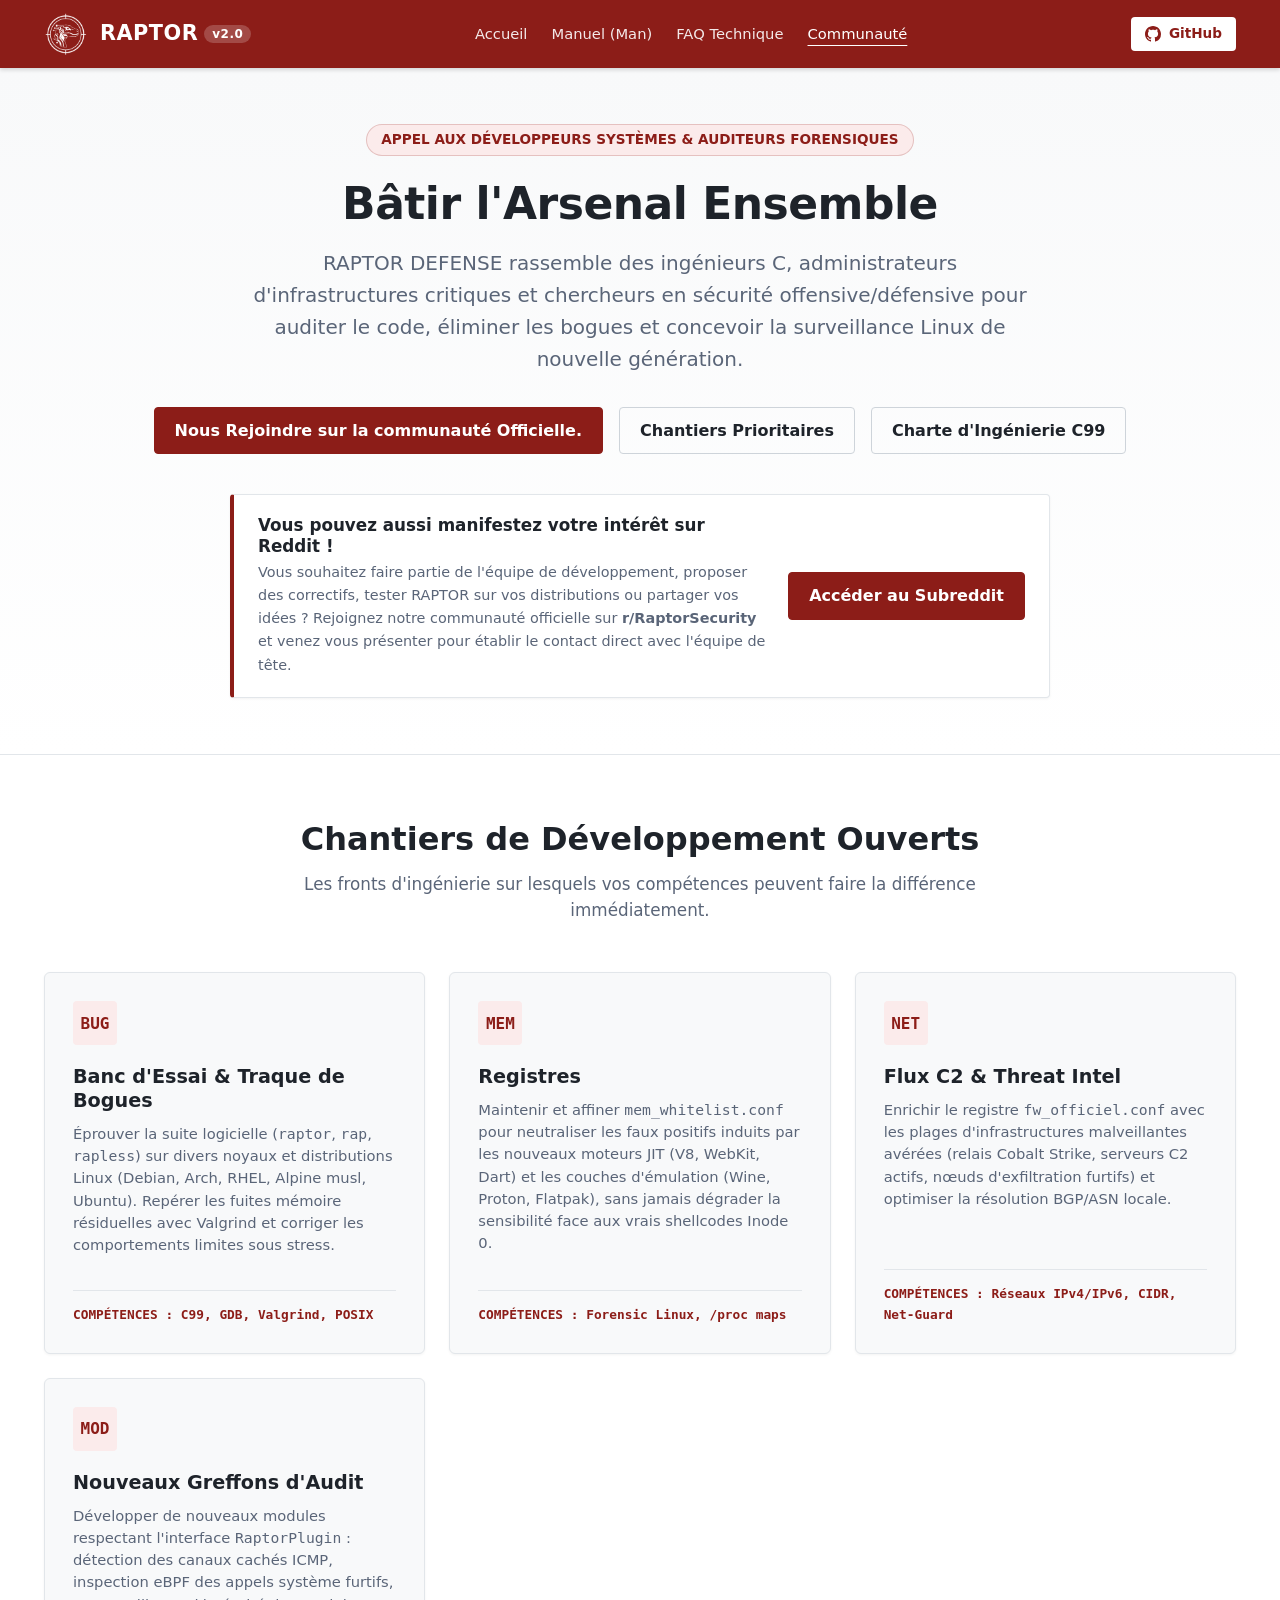
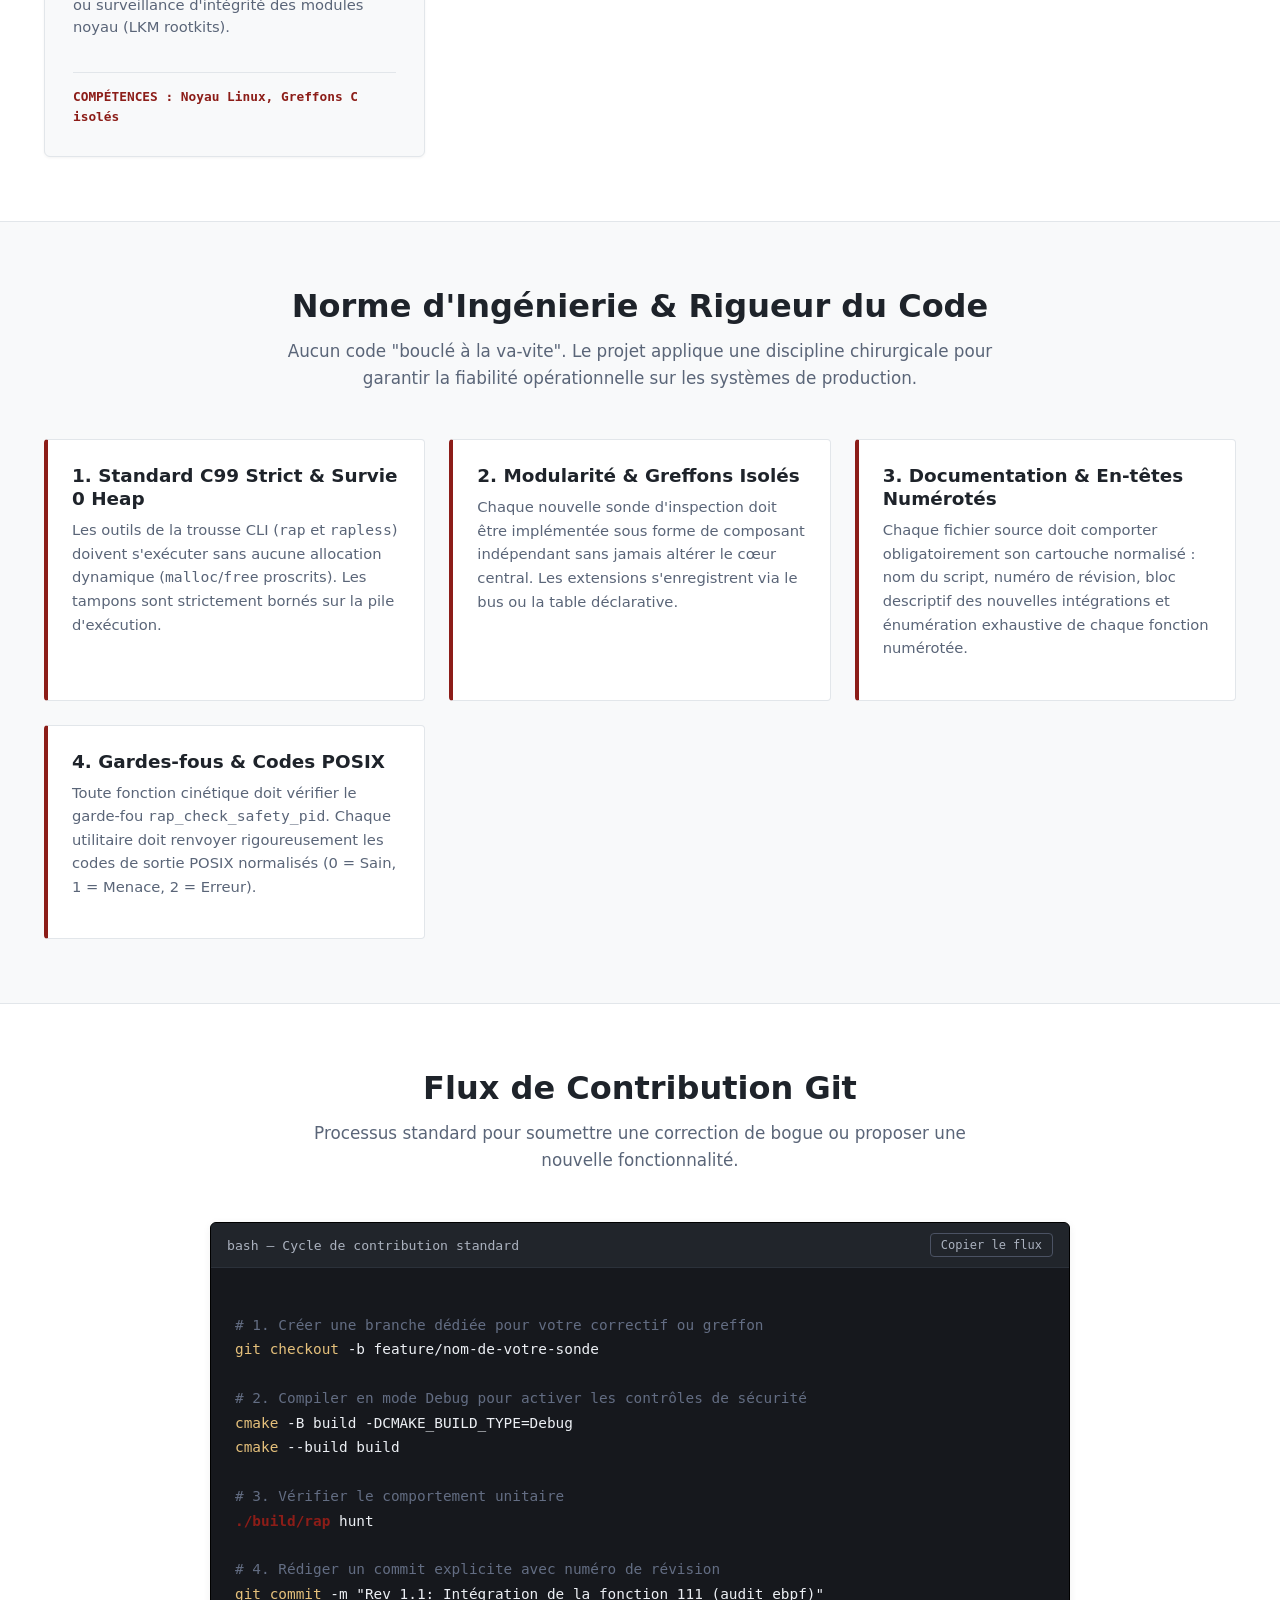
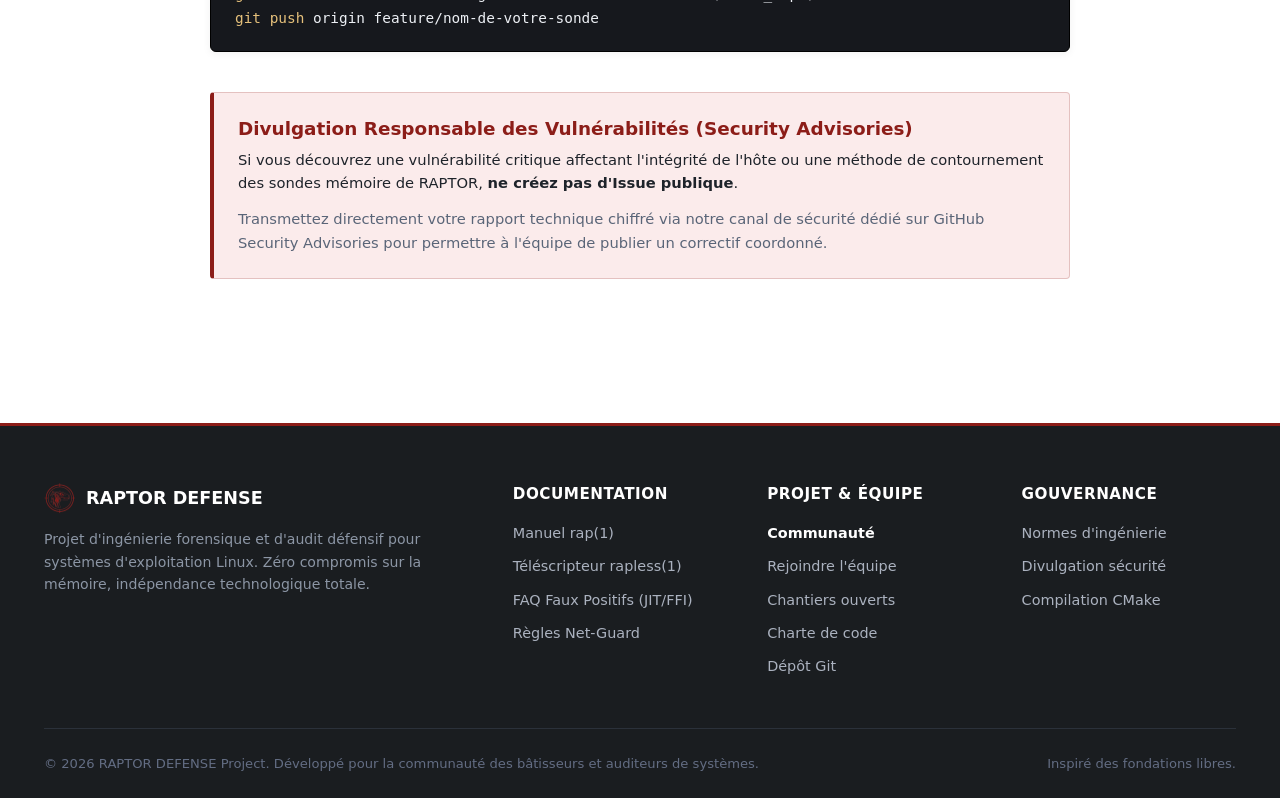
<file: docs/community.html>
<!-- ==========================================================================
 * NOM DU SCRIPT   : docs/community.html
 * RÉVISION        : Rev 1.2
 * PROJET          : RAPTOR DEFENSE v2.0 // Portail Officiel & Hub Développeurs
 * RESPONSABILITÉ  : Espace communautaire, gouvernance, appel aux développeurs C
 *                   et ingénieurs Linux, charte de contribution stricte,
 *                   traque collaborative des bogues et divulgation de sécurité.
 *
 * BLOC DESCRIPTIF DES NOUVELLES INTÉGRATIONS (Rev 1.2) :
 *   - Intégration du canal officiel d'échange et de contact direct via la
 *     communauté Reddit r/RaptorSecurity (https://www.reddit.com/r/RaptorSecurity/).
 *   - Ajout d'un bandeau d'appel invitant les contributeurs à manifester leur
 *     intérêt, présenter leurs compétences et échanger directement avec le projet.
 *   - Ajout du lien Reddit dans les actions principales et le pied de page.
 * ========================================================================== -->
<!DOCTYPE html>
<html lang="fr">
<head>
    <meta charset="UTF-8">
    <meta name="viewport" content="width=device-width, initial-scale=1.0">
    <title>RAPTOR DEFENSE // Hub Communauté & Gouvernance</title>
    <meta name="description" content="Rejoignez l'équipe de développement de RAPTOR DEFENSE : traque de bogues, enrichissement des sondes et ingénierie C99.">
    <link rel="stylesheet" href="css/raptor-core.css">
    <link rel="icon" type="image/png" href="raptor-icon.png">
</head>
<body>

    <!-- ======================================================================
         1. EN-TÊTE INSTITUTIONNEL
         ====================================================================== -->
    <header class="raptor-header">
        <div class="container">
            <a href="index.html" class="raptor-brand">
                <img src="raptor-icon.png" alt="Logo Officiel RAPTOR DEFENSE">
                <span>RAPTOR<span class="version-badge">v2.0</span></span>
            </a>

            <nav class="raptor-nav">
                <a href="index.html">Accueil</a>
                <a href="man.html">Manuel (Man)</a>
                <a href="faq.html">FAQ Technique</a>
                <a href="community.html" class="active">Communauté</a>
            </nav>

            <div class="raptor-header-actions">
                <a href="https://github.com/BINOKUB-GAME/RAPTOR" target="_blank" rel="noopener" class="btn-github">
                    <svg width="16" height="16" viewBox="0 0 24 24" fill="currentColor">
                        <path d="M12 0C5.37 0 0 5.37 0 12c0 5.31 3.435 9.795 8.205 11.385.6.105.825-.255.825-.57 0-.285-.015-1.23-.015-2.235-3.015.555-3.795-.735-4.035-1.41-.135-.345-.72-1.41-1.23-1.695-.42-.225-1.02-.78-.015-.795.945-.015 1.62.87 1.845 1.23 1.08 1.815 2.805 1.305 3.495.99.105-.78.42-1.305.765-1.605-2.67-.3-5.46-1.335-5.46-5.925 0-1.305.465-2.385 1.23-3.225-.12-.3-.54-1.53.12-3.18 0 0 1.005-.315 3.3 1.23.96-.27 1.98-.405 3-.405s2.04.135 3 .405c2.295-1.56 3.3-1.23 3.3-1.23.66 1.65.24 2.88.12 3.18.765.84 1.23 1.905 1.23 3.225 0 4.605-2.805 5.625-5.475 5.925.435.375.81 1.095.81 2.22 0 1.605-.015 2.895-.015 3.3 0 .315.225.69.825.57A12.02 12.02 0 0 0 24 12c0-6.63-5.37-12-12-12z"/>
                    </svg>
                    GitHub
                </a>
            </div>
        </div>
    </header>

    <!-- ======================================================================
         2. BANNIÈRE HERO COMMUNAUTÉ & CONTACT DIRECT
         ====================================================================== -->
    <section class="raptor-hero">
        <div class="container">
            <div class="raptor-hero-badge">
                APPEL AUX DÉVELOPPEURS SYSTÈMES & AUDITEURS FORENSIQUES
            </div>
            <h1>Bâtir l'Arsenal Ensemble</h1>
            <p class="raptor-hero-subtitle">
                RAPTOR DEFENSE rassemble des ingénieurs C, administrateurs d'infrastructures critiques et chercheurs en sécurité offensive/défensive pour auditer le code, éliminer les bogues et concevoir la surveillance Linux de nouvelle génération.
            </p>

            <div class="raptor-hero-actions">
                <a href="https://github.com/BINOKUB-GAME/RAPTOR/discussions" target="_blank" rel="noopener" class="btn-primary">
                    Nous Rejoindre sur la communauté Officielle.
                </a>
                <a href="#chantiers" class="btn-secondary">Chantiers Prioritaires</a>
                <a href="#normes" class="btn-secondary">Charte d'Ingénierie C99</a>
            </div>

            <!-- Encart d'accueil et prise de contact sur Reddit -->
            <div class="raptor-join-banner" style="margin-top: 32px;">
                <div class="raptor-join-content">
                    <h3>Vous pouvez aussi manifestez votre intérêt sur Reddit !</h3>
                    <p>
                        Vous souhaitez faire partie de l'équipe de développement, proposer des correctifs, tester RAPTOR sur vos distributions ou partager vos idées ? Rejoignez notre communauté officielle sur <strong>r/RaptorSecurity</strong> et venez vous présenter pour établir le contact direct avec l'équipe de tête.
                    </p>
                </div>
                <a href="https://www.reddit.com/r/RaptorSecurity/" target="_blank" rel="noopener" class="btn-primary" style="white-space: nowrap;">
                    Accéder au Subreddit
                </a>
            </div>
        </div>
    </section>

    <!-- ======================================================================
         3. CHANTIERS PRIORITAIRES (APPEL AUX CONTRIBUTIONS)
         ====================================================================== -->
    <section class="raptor-section" id="chantiers">
        <div class="container">
            <div class="section-header">
                <h2>Chantiers de Développement Ouverts</h2>
                <p>Les fronts d'ingénierie sur lesquels vos compétences peuvent faire la différence immédiatement.</p>
            </div>

            <div class="cards-grid">
                <!-- Chantier 1 -->
                <div class="raptor-card">
                    <div class="card-icon">BUG</div>
                    <h3>Banc d'Essai & Traque de Bogues</h3>
                    <p>
                        Éprouver la suite logicielle (<code>raptor</code>, <code>rap</code>, <code>rapless</code>) sur divers noyaux et distributions Linux (Debian, Arch, RHEL, Alpine musl, Ubuntu). Repérer les fuites mémoire résiduelles avec Valgrind et corriger les comportements limites sous stress.
                    </p>
                    <div class="card-footer-tag">COMPÉTENCES : C99, GDB, Valgrind, POSIX</div>
                </div>

                <!-- Chantier 2 -->
                <div class="raptor-card">
                    <div class="card-icon">MEM</div>
                    <h3>Registres</h3>
                    <p>
                        Maintenir et affiner <code>mem_whitelist.conf</code> pour neutraliser les faux positifs induits par les nouveaux moteurs JIT (V8, WebKit, Dart) et les couches d'émulation (Wine, Proton, Flatpak), sans jamais dégrader la sensibilité face aux vrais shellcodes Inode 0.
                    </p>
                    <div class="card-footer-tag">COMPÉTENCES : Forensic Linux, /proc maps</div>
                </div>

                <!-- Chantier 3 -->
                <div class="raptor-card">
                    <div class="card-icon">NET</div>
                    <h3>Flux C2 & Threat Intel</h3>
                    <p>
                        Enrichir le registre <code>fw_officiel.conf</code> avec les plages d'infrastructures malveillantes avérées (relais Cobalt Strike, serveurs C2 actifs, nœuds d'exfiltration furtifs) et optimiser la résolution BGP/ASN locale.
                    </p>
                    <div class="card-footer-tag">COMPÉTENCES : Réseaux IPv4/IPv6, CIDR, Net-Guard</div>
                </div>

                <!-- Chantier 4 -->
                <div class="raptor-card">
                    <div class="card-icon">MOD</div>
                    <h3>Nouveaux Greffons d'Audit</h3>
                    <p>
                        Développer de nouveaux modules respectant l'interface <code>RaptorPlugin</code> : détection des canaux cachés ICMP, inspection eBPF des appels système furtifs, ou surveillance d'intégrité des modules noyau (LKM rootkits).
                    </p>
                    <div class="card-footer-tag">COMPÉTENCES : Noyau Linux, Greffons C isolés</div>
                </div>
            </div>
        </div>
    </section>

    <!-- ======================================================================
         4. NORMES D'INGÉNIERIE & CHARTE DE CODE STRICTE
         ====================================================================== -->
    <section class="raptor-section" id="normes" style="background-color: var(--color-bg-surface); border-top: 1px solid var(--color-border); border-bottom: 1px solid var(--color-border);">
        <div class="container">
            <div class="section-header">
                <h2>Norme d'Ingénierie & Rigueur du Code</h2>
                <p>Aucun code "bouclé à la va-vite". Le projet applique une discipline chirurgicale pour garantir la fiabilité opérationnelle sur les systèmes de production.</p>
            </div>

            <div style="display: grid; grid-template-columns: repeat(auto-fit, minmax(320px, 1fr)); gap: 24px;">
                <div style="background-color: #FFFFFF; border: 1px solid var(--color-border); border-left: 4px solid var(--color-primary-red); padding: 24px; border-radius: var(--border-radius-sm);">
                    <h3 style="font-size: 1.15rem; margin-bottom: 8px;">1. Standard C99 Strict & Survie 0 Heap</h3>
                    <p style="font-size: 0.92rem; color: var(--color-text-muted); line-height: 1.6;">
                        Les outils de la trousse CLI (<code>rap</code> et <code>rapless</code>) doivent s'exécuter sans aucune allocation dynamique (<code>malloc</code>/<code>free</code> proscrits). Les tampons sont strictement bornés sur la pile d'exécution.
                    </p>
                </div>

                <div style="background-color: #FFFFFF; border: 1px solid var(--color-border); border-left: 4px solid var(--color-primary-red); padding: 24px; border-radius: var(--border-radius-sm);">
                    <h3 style="font-size: 1.15rem; margin-bottom: 8px;">2. Modularité & Greffons Isolés</h3>
                    <p style="font-size: 0.92rem; color: var(--color-text-muted); line-height: 1.6;">
                        Chaque nouvelle sonde d'inspection doit être implémentée sous forme de composant indépendant sans jamais altérer le cœur central. Les extensions s'enregistrent via le bus ou la table déclarative.
                    </p>
                </div>

                <div style="background-color: #FFFFFF; border: 1px solid var(--color-border); border-left: 4px solid var(--color-primary-red); padding: 24px; border-radius: var(--border-radius-sm);">
                    <h3 style="font-size: 1.15rem; margin-bottom: 8px;">3. Documentation & En-têtes Numérotés</h3>
                    <p style="font-size: 0.92rem; color: var(--color-text-muted); line-height: 1.6;">
                        Chaque fichier source doit comporter obligatoirement son cartouche normalisé : nom du script, numéro de révision, bloc descriptif des nouvelles intégrations et énumération exhaustive de chaque fonction numérotée.
                    </p>
                </div>

                <div style="background-color: #FFFFFF; border: 1px solid var(--color-border); border-left: 4px solid var(--color-primary-red); padding: 24px; border-radius: var(--border-radius-sm);">
                    <h3 style="font-size: 1.15rem; margin-bottom: 8px;">4. Gardes-fous & Codes POSIX</h3>
                    <p style="font-size: 0.92rem; color: var(--color-text-muted); line-height: 1.6;">
                        Toute fonction cinétique doit vérifier le garde-fou <code>rap_check_safety_pid</code>. Chaque utilitaire doit renvoyer rigoureusement les codes de sortie POSIX normalisés (0 = Sain, 1 = Menace, 2 = Erreur).
                    </p>
                </div>
            </div>
        </div>
    </section>

    <!-- ======================================================================
         5. WORKFLOW GIT & PARTICIPATION
         ====================================================================== -->
    <section class="raptor-section">
        <div class="container">
            <div class="section-header">
                <h2>Flux de Contribution Git</h2>
                <p>Processus standard pour soumettre une correction de bogue ou proposer une nouvelle fonctionnalité.</p>
            </div>

            <div class="man-viewer-box" style="max-width: 860px; margin: 0 auto 40px auto;">
                <div class="man-viewer-header">
                    <span class="man-viewer-title">bash — Cycle de contribution standard</span>
                    <button class="man-btn-copy" onclick="navigator.clipboard.writeText('git checkout -b feature/nom-de-votre-sonde\ncmake -B build -DCMAKE_BUILD_TYPE=Debug\ncmake --build build\nctest --test-dir build\ngit commit -m \'Rev 1.1: Intégration de la fonction 111 (audit_ebpf)\'')">Copier le flux</button>
                </div>
                <div class="man-content" style="padding: 20px 24px;">
<span style="color: #636D83;"># 1. Créer une branche dédiée pour votre correctif ou greffon</span>
<span style="color: #E5C07B;">git checkout</span> -b feature/nom-de-votre-sonde

<span style="color: #636D83;"># 2. Compiler en mode Debug pour activer les contrôles de sécurité</span>
<span style="color: #E5C07B;">cmake</span> -B build -DCMAKE_BUILD_TYPE=Debug
<span style="color: #E5C07B;">cmake</span> --build build

<span style="color: #636D83;"># 3. Vérifier le comportement unitaire</span>
<span style="color: #8C1D18; font-weight: bold;">./build/rap</span> hunt

<span style="color: #636D83;"># 4. Rédiger un commit explicite avec numéro de révision</span>
<span style="color: #E5C07B;">git commit</span> -m "Rev 1.1: Intégration de la fonction 111 (audit_ebpf)"
<span style="color: #E5C07B;">git push</span> origin feature/nom-de-votre-sonde</div>
            </div>

            <!-- Signalement de sécurité -->
            <div id="securite" style="max-width: 860px; margin: 0 auto; background-color: var(--color-subtle-red); border: 1px solid rgba(140, 29, 24, 0.2); border-left: 4px solid var(--color-primary-red); padding: 24px; border-radius: var(--border-radius-sm);">
                <h3 style="color: var(--color-primary-red); font-size: 1.15rem; margin-bottom: 8px;">Divulgation Responsable des Vulnérabilités (Security Advisories)</h3>
                <p style="font-size: 0.92rem; color: var(--color-text-main); margin-bottom: 12px; line-height: 1.6;">
                    Si vous découvrez une vulnérabilité critique affectant l'intégrité de l'hôte ou une méthode de contournement des sondes mémoire de RAPTOR, <strong>ne créez pas d'Issue publique</strong>.
                </p>
                <p style="font-size: 0.92rem; color: var(--color-text-muted); margin-bottom: 0;">
                    Transmettez directement votre rapport technique chiffré via notre canal de sécurité dédié sur GitHub Security Advisories pour permettre à l'équipe de publier un correctif coordonné.
                </p>
            </div>
        </div>
    </section>

    <!-- ======================================================================
         6. PIED DE PAGE INSTITUTIONNEL
         ====================================================================== -->
    <footer class="raptor-footer">
        <div class="container">
            <div class="footer-grid">
                <div class="footer-col">
                    <div style="display: flex; align-items: center; gap: 10px; margin-bottom: 14px;">
                        <img src="raptor-icon.png" alt="RAPTOR Logo" style="height: 32px; width: 32px; border-radius: 50%;">
                        <span style="color: #FFFFFF; font-weight: 700; font-size: 1.1rem;">RAPTOR DEFENSE</span>
                    </div>
                    <p style="font-size: 0.88rem; line-height: 1.6; color: #8C96A5;">
                        Projet d'ingénierie forensique et d'audit défensif pour systèmes d'exploitation Linux. Zéro compromis sur la mémoire, indépendance technologique totale.
                    </p>
                </div>

                <div class="footer-col">
                    <h5>Documentation</h5>
                    <ul>
                        <li><a href="man.html">Manuel rap(1)</a></li>
                        <li><a href="man.html#rapless">Téléscripteur rapless(1)</a></li>
                        <li><a href="faq.html">FAQ Faux Positifs (JIT/FFI)</a></li>
                        <li><a href="faq.html#netguard">Règles Net-Guard</a></li>
                    </ul>
                </div>

                <div class="footer-col">
                    <h5>Projet & Équipe</h5>
                    <ul>
                        <li><a href="https://github.com/BINOKUB-GAME/RAPTOR/discussions" target="_blank" rel="noopener" style="color: #FFFFFF; font-weight: 600;">Communauté</a></li>
                        <li><a href="community.html">Rejoindre l'équipe</a></li>
                        <li><a href="community.html#chantiers">Chantiers ouverts</a></li>
                        <li><a href="community.html#normes">Charte de code</a></li>
                        <li><a href="https://github.com/BINOKUB-GAME/RAPTOR" target="_blank" rel="noopener">Dépôt Git</a></li>
                    </ul>
                </div>

                <div class="footer-col">
                    <h5>Gouvernance</h5>
                    <ul>
                        <li><a href="#normes">Normes d'ingénierie</a></li>
                        <li><a href="#securite">Divulgation sécurité</a></li>
                        <li><a href="index.html#compilation">Compilation CMake</a></li>
                    </ul>
                </div>
            </div>

            <div class="footer-bottom">
                <div>
                    &copy; 2026 RAPTOR DEFENSE Project. Développé pour la communauté des bâtisseurs et auditeurs de systèmes.
                </div>
                <div>
                    Inspiré des fondations libres.
                </div>
            </div>
        </div>
    </footer>

</body>
</html>
</file>
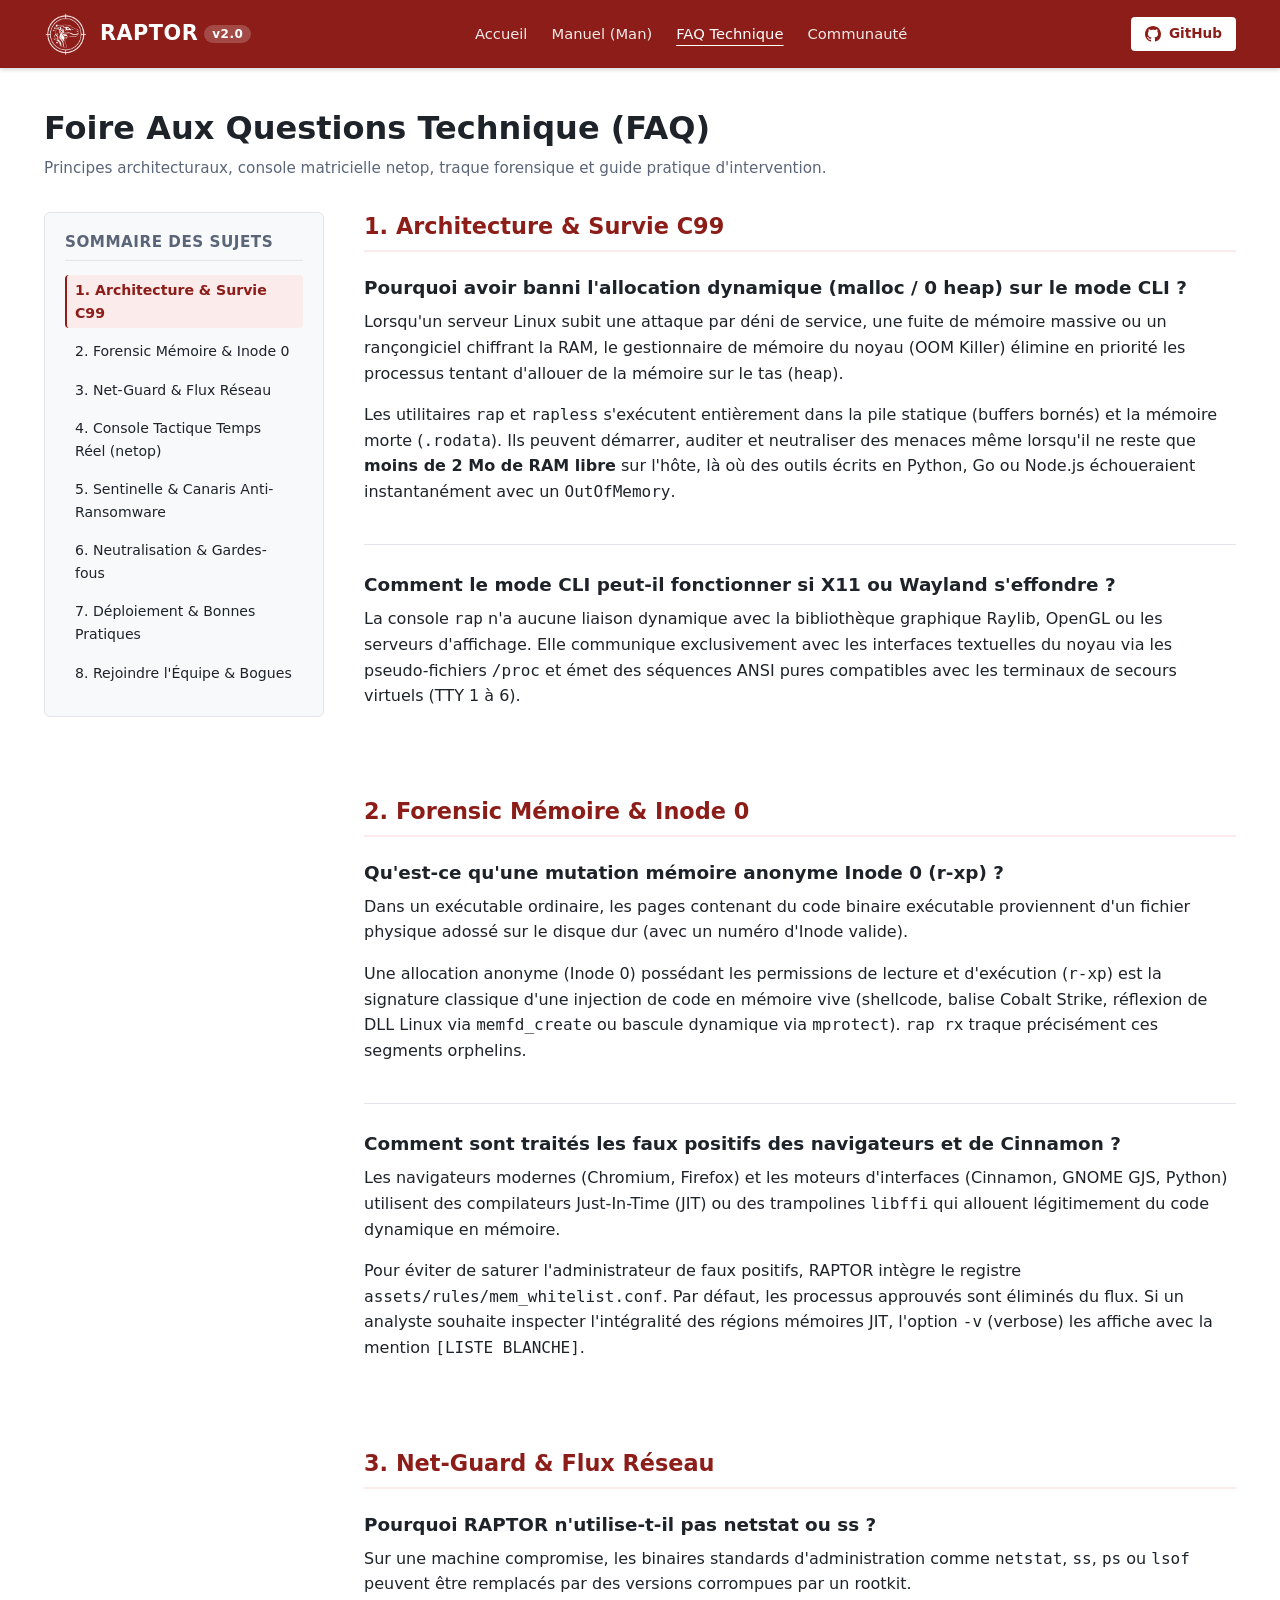
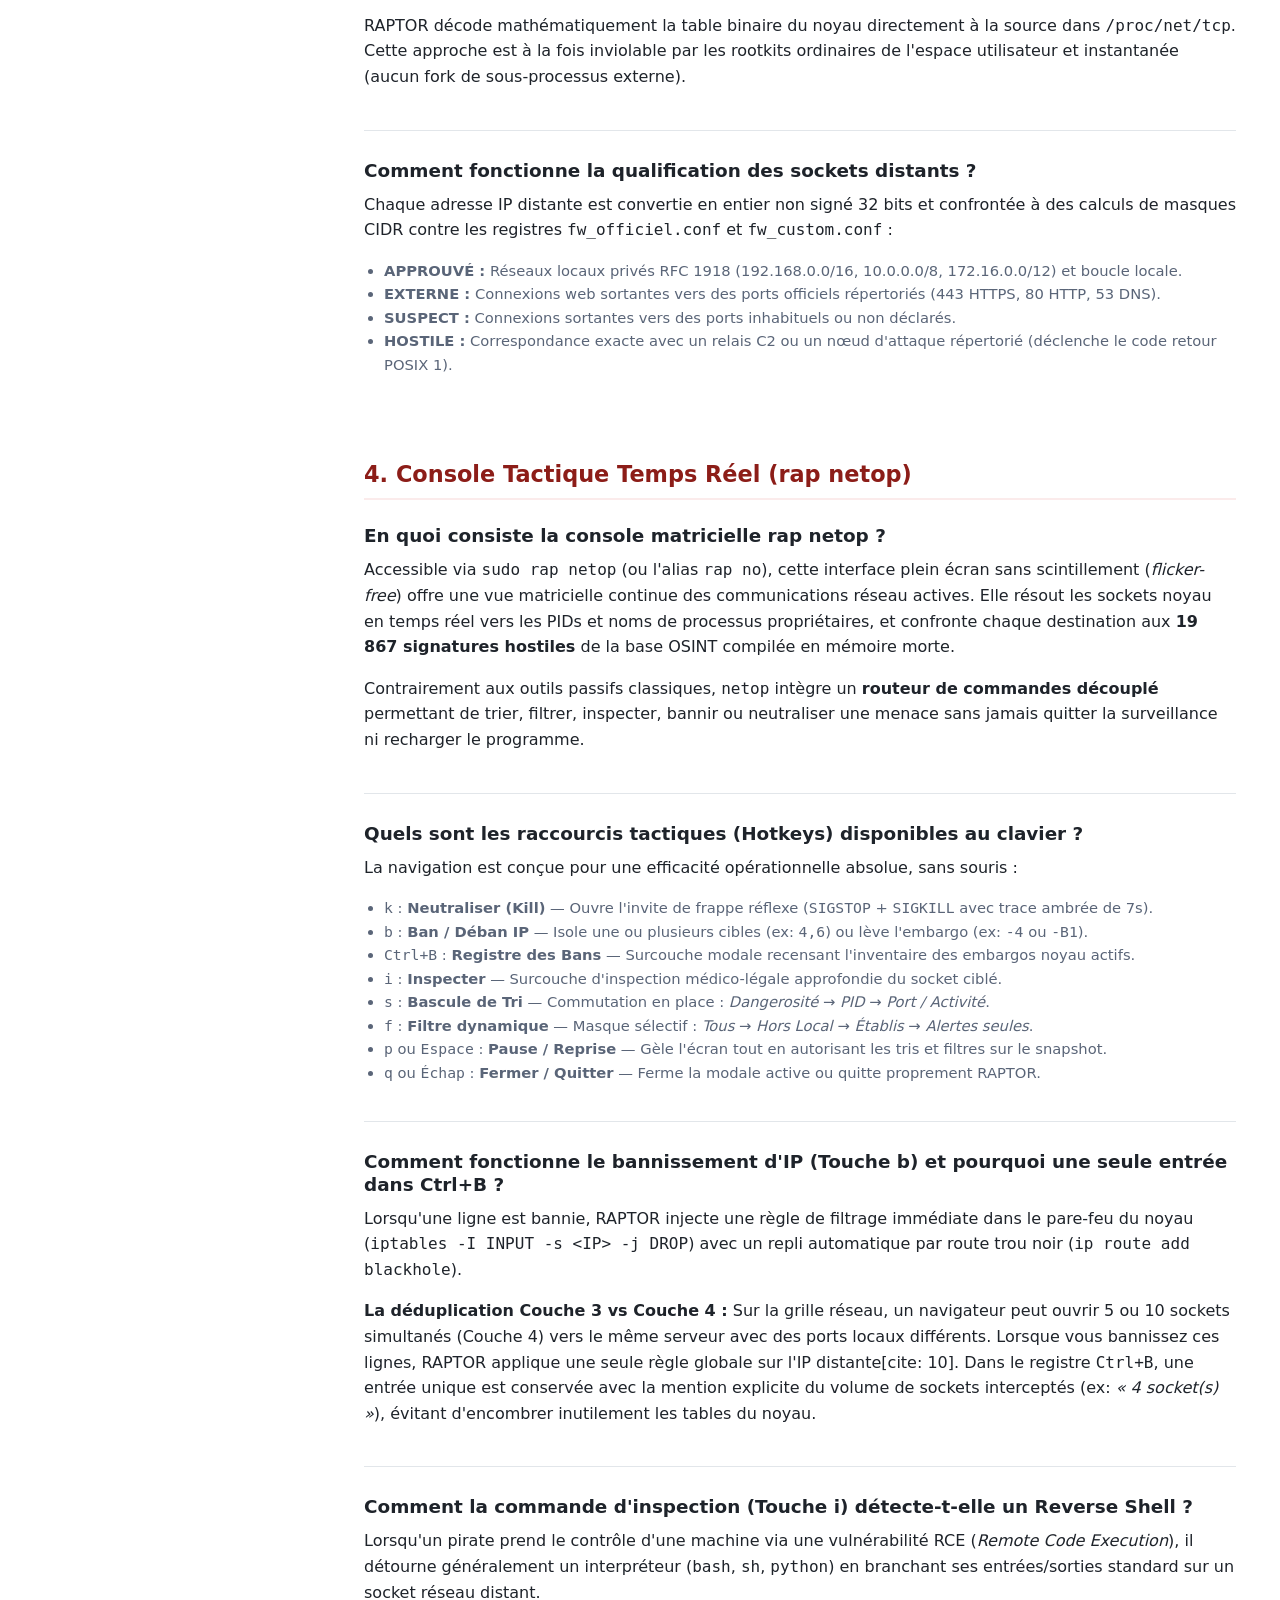
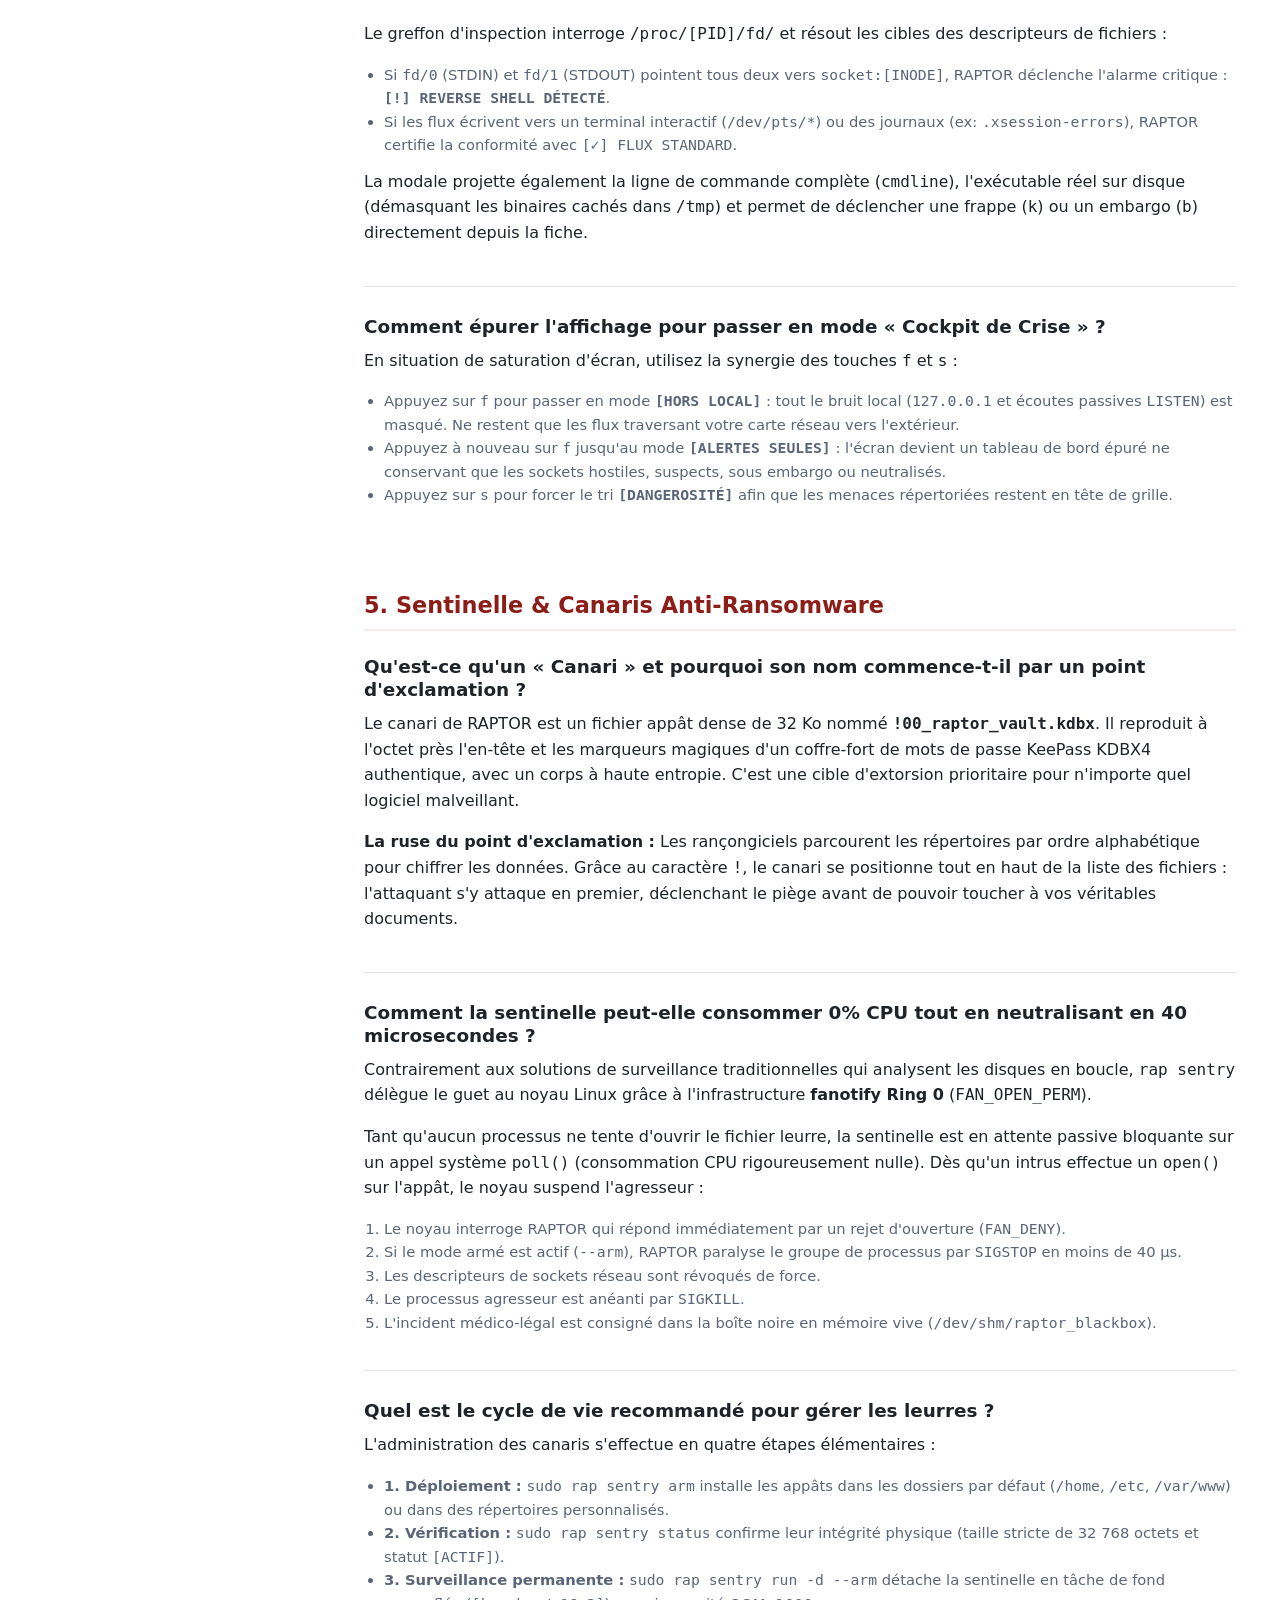
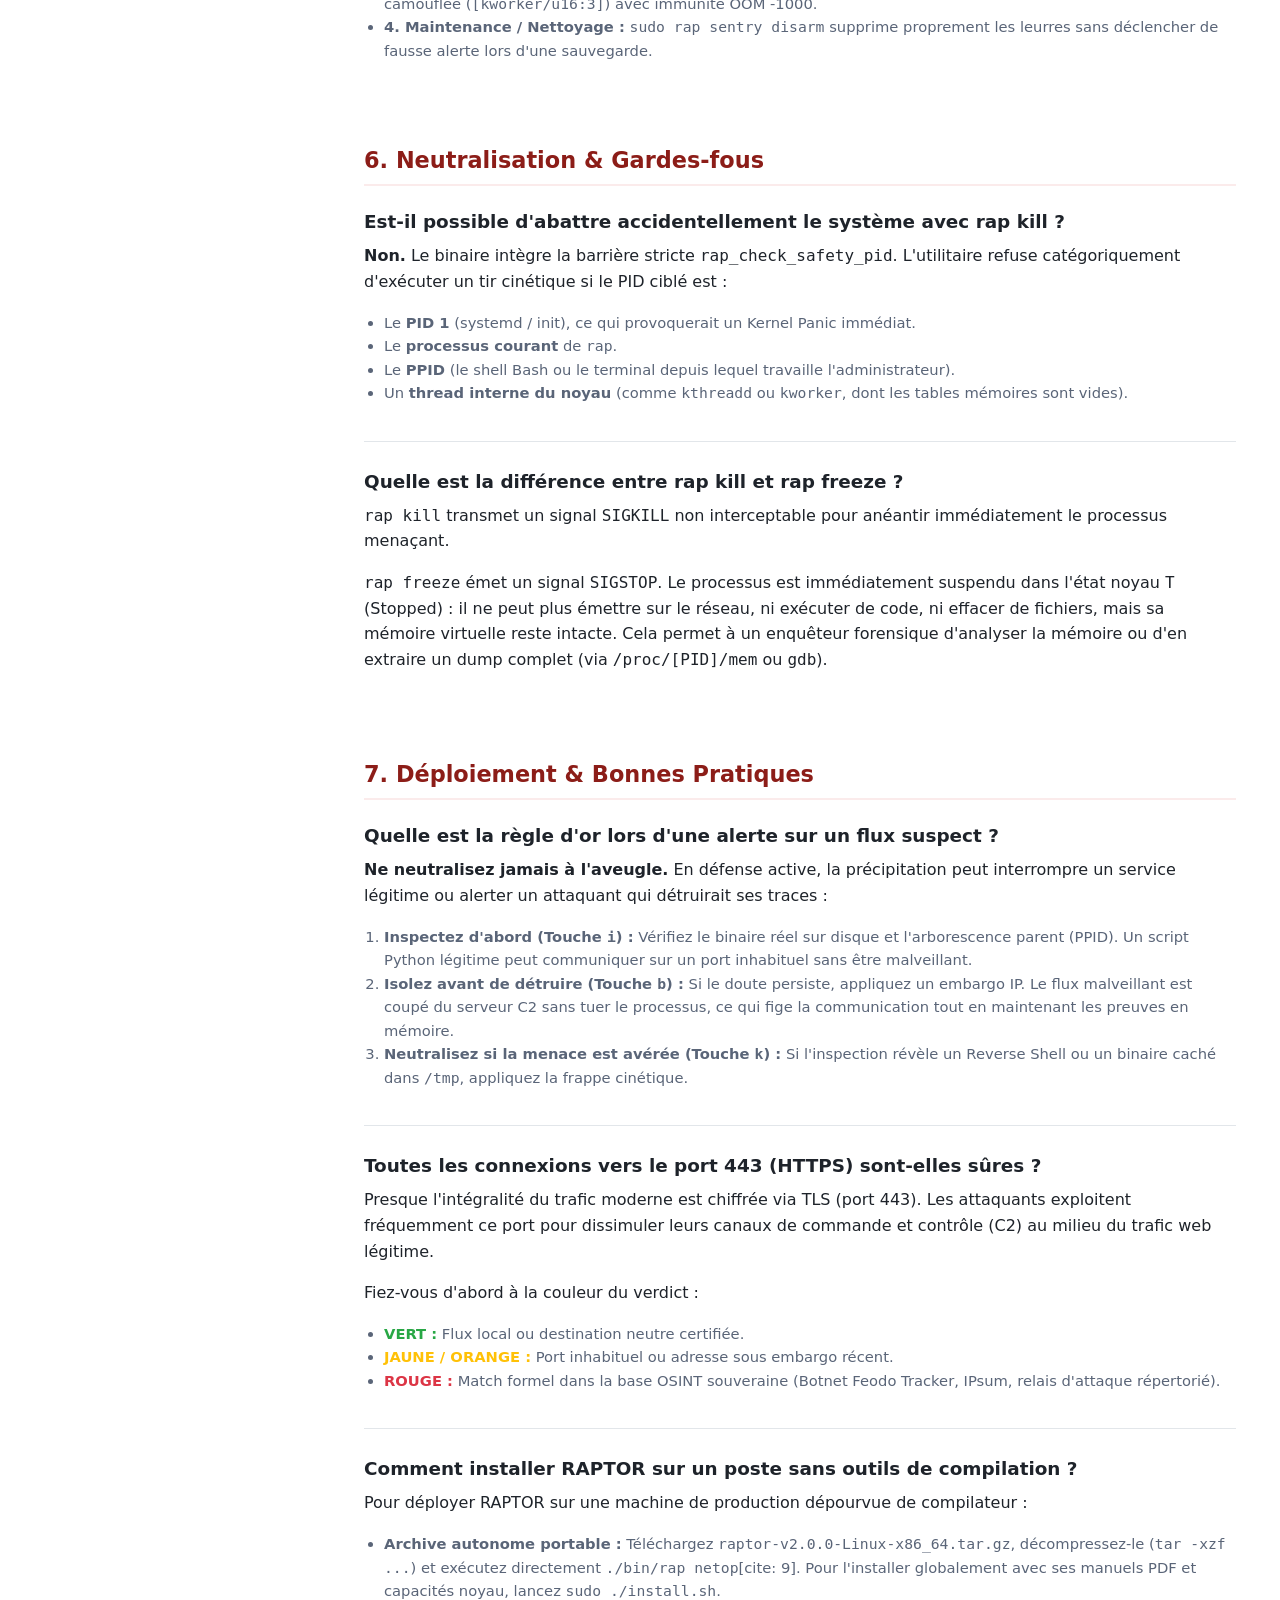
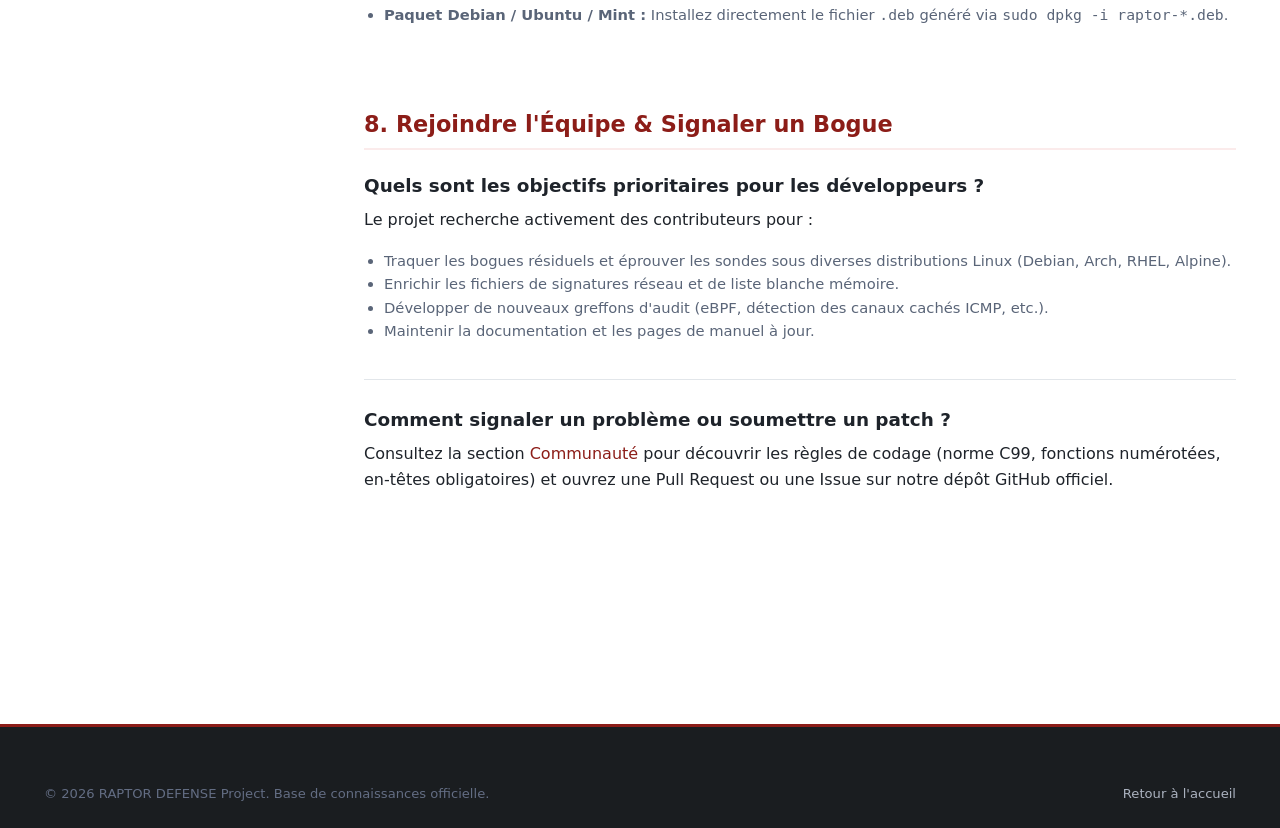
<file: docs/faq.html>
<!-- ==========================================================================
 * NOM DU SCRIPT   : docs/faq.html
 * RÉVISION        : Rev 1.2 (2026-10-27)
 * PROJET          : RAPTOR DEFENSE v2.0 // Portail Officiel & Hub Développeurs
 * RESPONSABILITÉ  : Base de connaissances technique et foire aux questions (FAQ).
 *
 * BLOC DESCRIPTIF DES NOUVELLES INTÉGRATIONS (Rev 1.2) :
 *   - Intégration de la section 4 dédiée à la console tactique temps réel 'rap netop'
 *     (raccourcis k, b, Ctrl+B, i, s, f, traque des reverse shells, modales 0-heap).
 *   - Intégration de la section 5 dédiée au bouclier anti-rançongiciel 'rap sentry'
 *     (fonctionnement des canaris !00_raptor_vault.kdbx, fanotify Ring 0, cycle arm/disarm).
 *   - Ajout de la section 7 sur les bonnes pratiques d'intervention et le déploiement
 *     portable (.tar.gz, install.sh, paquet .deb).
 * ========================================================================== -->
<!DOCTYPE html>
<html lang="fr">
<head>
    <meta charset="UTF-8">
    <meta name="viewport" content="width=device-width, initial-scale=1.0">
    <title>RAPTOR DEFENSE // Foire Aux Questions Technique (FAQ)</title>
    <meta name="description" content="Base de connaissances technique de RAPTOR DEFENSE : architecture C99, gestion de la mémoire, console tactique netop, Net-Guard et guide développeur.">
    <link rel="stylesheet" href="css/raptor-core.css">
    <link rel="icon" type="image/png" href="raptor-icon.png">
</head>
<body>

    <!-- ======================================================================
         1. EN-TÊTE INSTITUTIONNEL
         ====================================================================== -->
    <header class="raptor-header">
        <div class="container">
            <a href="index.html" class="raptor-brand">
                <img src="raptor-icon.png" alt="Logo Officiel RAPTOR DEFENSE">
                <span>RAPTOR<span class="version-badge">v2.0</span></span>
            </a>

            <nav class="raptor-nav">
                <a href="index.html">Accueil</a>
                <a href="man.html">Manuel (Man)</a>
                <a href="faq.html" class="active">FAQ Technique</a>
                <a href="community.html">Communauté</a>
            </nav>

            <div class="raptor-header-actions">
                <a href="https://github.com/BINOKUB-GAME/RAPTOR" target="_blank" rel="noopener" class="btn-github">
                    <svg width="16" height="16" viewBox="0 0 24 24" fill="currentColor">
                        <path d="M12 0C5.37 0 0 5.37 0 12c0 5.31 3.435 9.795 8.205 11.385.6.105.825-.255.825-.57 0-.285-.015-1.23-.015-2.235-3.015.555-3.795-.735-4.035-1.41-.135-.345-.72-1.41-1.23-1.695-.42-.225-1.02-.78-.015-.795.945-.015 1.62.87 1.845 1.23 1.08 1.815 2.805 1.305 3.495.99.105-.78.42-1.305.765-1.605-2.67-.3-5.46-1.335-5.46-5.925 0-1.305.465-2.385 1.23-3.225-.12-.3-.54-1.53.12-3.18 0 0 1.005-.315 3.3 1.23.96-.27 1.98-.405 3-.405s2.04.135 3 .405c2.295-1.56 3.3-1.23 3.3-1.23.66 1.65.24 2.88.12 3.18.765.84 1.23 1.905 1.23 3.225 0 4.605-2.805 5.625-5.475 5.925.435.375.81 1.095.81 2.22 0 1.605-.015 2.895-.015 3.3 0 .315.225.69.825.57A12.02 12.02 0 0 0 24 12c0-6.63-5.37-12-12-12z"/>
                    </svg>
                    GitHub
                </a>
            </div>
        </div>
    </header>

    <!-- ======================================================================
         2. DISPOSITION DOUBLE COLONNE : FAQ & SOMMAIRE FLOTTANT
         ====================================================================== -->
    <main class="raptor-section" style="padding-top: 40px;">
        <div class="container">
            <div style="margin-bottom: 32px;">
                <h1 style="font-size: 2rem; margin-bottom: 8px;">Foire Aux Questions Technique (FAQ)</h1>
                <p style="color: var(--color-text-muted); font-size: 0.95rem;">
                    Principes architecturaux, console matricielle netop, traque forensique et guide pratique d'intervention.
                </p>
            </div>

            <div class="faq-layout">
                <!-- Colonne latérale : Sommaire dynamique (Sticky TOC) -->
                <aside class="faq-sidebar">
                    <h4>Sommaire des Sujets</h4>
                    <ul class="faq-toc-list" id="faqToc">
                        <li><a href="#faq-intro" class="active">1. Architecture & Survie C99</a></li>
                        <li><a href="#faq-mem">2. Forensic Mémoire & Inode 0</a></li>
                        <li><a href="#faq-net">3. Net-Guard & Flux Réseau</a></li>
                        <li><a href="#faq-netop">4. Console Tactique Temps Réel (netop)</a></li>
                        <li><a href="#faq-sentry">5. Sentinelle & Canaris Anti-Ransomware</a></li>
                        <li><a href="#faq-cinetique">6. Neutralisation & Gardes-fous</a></li>
                        <li><a href="#faq-usage">7. Déploiement & Bonnes Pratiques</a></li>
                        <li><a href="#faq-contrib">8. Rejoindre l'Équipe & Bogues</a></li>
                    </ul>
                </aside>

                <!-- Colonne principale : Articles et réponses d'ingénierie -->
                <section class="faq-content">
                    
                    <!-- GROUPE 1 -->
                    <div class="faq-group" id="faq-intro">
                        <h3>1. Architecture & Survie C99</h3>
                        
                        <div class="faq-item">
                            <h4>Pourquoi avoir banni l'allocation dynamique (malloc / 0 heap) sur le mode CLI ?</h4>
                            <p>
                                Lorsqu'un serveur Linux subit une attaque par déni de service, une fuite de mémoire massive ou un rançongiciel chiffrant la RAM, le gestionnaire de mémoire du noyau (OOM Killer) élimine en priorité les processus tentant d'allouer de la mémoire sur le tas (<code>heap</code>).
                            </p>
                            <p>
                                Les utilitaires <code>rap</code> et <code>rapless</code> s'exécutent entièrement dans la pile statique (buffers bornés) et la mémoire morte (<code>.rodata</code>). Ils peuvent démarrer, auditer et neutraliser des menaces même lorsqu'il ne reste que <strong>moins de 2 Mo de RAM libre</strong> sur l'hôte, là où des outils écrits en Python, Go ou Node.js échoueraient instantanément avec un <code>OutOfMemory</code>.
                            </p>
                        </div>

                        <div class="faq-item">
                            <h4>Comment le mode CLI peut-il fonctionner si X11 ou Wayland s'effondre ?</h4>
                            <p>
                                La console <code>rap</code> n'a aucune liaison dynamique avec la bibliothèque graphique Raylib, OpenGL ou les serveurs d'affichage. Elle communique exclusivement avec les interfaces textuelles du noyau via les pseudo-fichiers <code>/proc</code> et émet des séquences ANSI pures compatibles avec les terminaux de secours virtuels (TTY 1 à 6).
                            </p>
                        </div>
                    </div>

                    <!-- GROUPE 2 -->
                    <div class="faq-group" id="faq-mem">
                        <h3>2. Forensic Mémoire & Inode 0</h3>

                        <div class="faq-item">
                            <h4>Qu'est-ce qu'une mutation mémoire anonyme Inode 0 (r-xp) ?</h4>
                            <p>
                                Dans un exécutable ordinaire, les pages contenant du code binaire exécutable proviennent d'un fichier physique adossé sur le disque dur (avec un numéro d'Inode valide). 
                            </p>
                            <p>
                                Une allocation anonyme (Inode 0) possédant les permissions de lecture et d'exécution (<code>r-xp</code>) est la signature classique d'une injection de code en mémoire vive (shellcode, balise Cobalt Strike, réflexion de DLL Linux via <code>memfd_create</code> ou bascule dynamique via <code>mprotect</code>). <code>rap rx</code> traque précisément ces segments orphelins.
                            </p>
                        </div>

                        <div class="faq-item">
                            <h4>Comment sont traités les faux positifs des navigateurs et de Cinnamon ?</h4>
                            <p>
                                Les navigateurs modernes (Chromium, Firefox) et les moteurs d'interfaces (Cinnamon, GNOME GJS, Python) utilisent des compilateurs Just-In-Time (JIT) ou des trampolines <code>libffi</code> qui allouent légitimement du code dynamique en mémoire.
                            </p>
                            <p>
                                Pour éviter de saturer l'administrateur de faux positifs, RAPTOR intègre le registre <code>assets/rules/mem_whitelist.conf</code>. Par défaut, les processus approuvés sont éliminés du flux. Si un analyste souhaite inspecter l'intégralité des régions mémoires JIT, l'option <code>-v</code> (verbose) les affiche avec la mention <code>[LISTE BLANCHE]</code>.
                            </p>
                        </div>
                    </div>

                    <!-- GROUPE 3 -->
                    <div class="faq-group" id="faq-net">
                        <h3>3. Net-Guard & Flux Réseau</h3>

                        <div class="faq-item">
                            <h4>Pourquoi RAPTOR n'utilise-t-il pas netstat ou ss ?</h4>
                            <p>
                                Sur une machine compromise, les binaires standards d'administration comme <code>netstat</code>, <code>ss</code>, <code>ps</code> ou <code>lsof</code> peuvent être remplacés par des versions corrompues par un rootkit.
                            </p>
                            <p>
                                RAPTOR décode mathématiquement la table binaire du noyau directement à la source dans <code>/proc/net/tcp</code>. Cette approche est à la fois inviolable par les rootkits ordinaires de l'espace utilisateur et instantanée (aucun fork de sous-processus externe).
                            </p>
                        </div>

                        <div class="faq-item">
                            <h4>Comment fonctionne la qualification des sockets distants ?</h4>
                            <p>
                                Chaque adresse IP distante est convertie en entier non signé 32 bits et confrontée à des calculs de masques CIDR contre les registres <code>fw_officiel.conf</code> et <code>fw_custom.conf</code> :
                            </p>
                            <ul style="margin-left: 20px; margin-bottom: 12px; font-size: 0.92rem; color: var(--color-text-muted);">
                                <li><strong>APPROUVÉ :</strong> Réseaux locaux privés RFC 1918 (192.168.0.0/16, 10.0.0.0/8, 172.16.0.0/12) et boucle locale.</li>
                                <li><strong>EXTERNE :</strong> Connexions web sortantes vers des ports officiels répertoriés (443 HTTPS, 80 HTTP, 53 DNS).</li>
                                <li><strong>SUSPECT :</strong> Connexions sortantes vers des ports inhabituels ou non déclarés.</li>
                                <li><strong>HOSTILE :</strong> Correspondance exacte avec un relais C2 ou un nœud d'attaque répertorié (déclenche le code retour POSIX 1).</li>
                            </ul>
                        </div>
                    </div>

                    <!-- GROUPE 4 -->
                    <div class="faq-group" id="faq-netop">
                        <h3>4. Console Tactique Temps Réel (rap netop)</h3>

                        <div class="faq-item">
                            <h4>En quoi consiste la console matricielle rap netop ?</h4>
                            <p>
                                Accessible via <code>sudo rap netop</code> (ou l'alias <code>rap no</code>), cette interface plein écran sans scintillement (<em>flicker-free</em>) offre une vue matricielle continue des communications réseau actives. Elle résout les sockets noyau en temps réel vers les PIDs et noms de processus propriétaires, et confronte chaque destination aux <strong>19 867 signatures hostiles</strong> de la base OSINT compilée en mémoire morte.
                            </p>
                            <p>
                                Contrairement aux outils passifs classiques, <code>netop</code> intègre un <strong>routeur de commandes découplé</strong> permettant de trier, filtrer, inspecter, bannir ou neutraliser une menace sans jamais quitter la surveillance ni recharger le programme.
                            </p>
                        </div>

                        <div class="faq-item">
                            <h4>Quels sont les raccourcis tactiques (Hotkeys) disponibles au clavier ?</h4>
                            <p>
                                La navigation est conçue pour une efficacité opérationnelle absolue, sans souris :
                            </p>
                            <ul style="margin-left: 20px; margin-bottom: 12px; font-size: 0.92rem; color: var(--color-text-muted);">
                                <li><code>k</code> : <strong>Neutraliser (Kill)</strong> — Ouvre l'invite de frappe réflexe (<code>SIGSTOP</code> + <code>SIGKILL</code> avec trace ambrée de 7s).</li>
                                <li><code>b</code> : <strong>Ban / Déban IP</strong> — Isole une ou plusieurs cibles (ex: <code>4,6</code>) ou lève l'embargo (ex: <code>-4</code> ou <code>-B1</code>).</li>
                                <li><code>Ctrl+B</code> : <strong>Registre des Bans</strong> — Surcouche modale recensant l'inventaire des embargos noyau actifs.</li>
                                <li><code>i</code> : <strong>Inspecter</strong> — Surcouche d'inspection médico-légale approfondie du socket ciblé.</li>
                                <li><code>s</code> : <strong>Bascule de Tri</strong> — Commutation en place : <em>Dangerosité</em> &rarr; <em>PID</em> &rarr; <em>Port / Activité</em>.</li>
                                <li><code>f</code> : <strong>Filtre dynamique</strong> — Masque sélectif : <em>Tous</em> &rarr; <em>Hors Local</em> &rarr; <em>Établis</em> &rarr; <em>Alertes seules</em>.</li>
                                <li><code>p</code> ou <code>Espace</code> : <strong>Pause / Reprise</strong> — Gèle l'écran tout en autorisant les tris et filtres sur le snapshot.</li>
                                <li><code>q</code> ou <code>Échap</code> : <strong>Fermer / Quitter</strong> — Ferme la modale active ou quitte proprement RAPTOR.</li>
                            </ul>
                        </div>

                        <div class="faq-item">
                            <h4>Comment fonctionne le bannissement d'IP (Touche b) et pourquoi une seule entrée dans Ctrl+B ?</h4>
                            <p>
                                Lorsqu'une ligne est bannie, RAPTOR injecte une règle de filtrage immédiate dans le pare-feu du noyau (<code>iptables -I INPUT -s &lt;IP&gt; -j DROP</code>) avec un repli automatique par route trou noir (<code>ip route add blackhole</code>).
                            </p>
                            <p>
                                <strong>La déduplication Couche 3 vs Couche 4 :</strong> Sur la grille réseau, un navigateur peut ouvrir 5 ou 10 sockets simultanés (Couche 4) vers le même serveur avec des ports locaux différents. Lorsque vous bannissez ces lignes, RAPTOR applique une seule règle globale sur l'IP distante[cite: 10]. Dans le registre <code>Ctrl+B</code>, une entrée unique est conservée avec la mention explicite du volume de sockets interceptés (ex: <em>« 4 socket(s) »</em>), évitant d'encombrer inutilement les tables du noyau.
                            </p>
                        </div>

                        <div class="faq-item">
                            <h4>Comment la commande d'inspection (Touche i) détecte-t-elle un Reverse Shell ?</h4>
                            <p>
                                Lorsqu'un pirate prend le contrôle d'une machine via une vulnérabilité RCE (<em>Remote Code Execution</em>), il détourne généralement un interpréteur (<code>bash</code>, <code>sh</code>, <code>python</code>) en branchant ses entrées/sorties standard sur un socket réseau distant.
                            </p>
                            <p>
                                Le greffon d'inspection interroge <code>/proc/[PID]/fd/</code> et résout les cibles des descripteurs de fichiers :
                            </p>
                            <ul style="margin-left: 20px; margin-bottom: 12px; font-size: 0.92rem; color: var(--color-text-muted);">
                                <li>Si <code>fd/0</code> (STDIN) et <code>fd/1</code> (STDOUT) pointent tous deux vers <code>socket:[INODE]</code>, RAPTOR déclenche l'alarme critique : <strong><code>[!] REVERSE SHELL DÉTECTÉ</code></strong>.</li>
                                <li>Si les flux écrivent vers un terminal interactif (<code>/dev/pts/*</code>) ou des journaux (ex: <code>.xsession-errors</code>), RAPTOR certifie la conformité avec <code>[✓] FLUX STANDARD</code>.</li>
                            </ul>
                            <p>
                                La modale projette également la ligne de commande complète (<code>cmdline</code>), l'exécutable réel sur disque (démasquant les binaires cachés dans <code>/tmp</code>) et permet de déclencher une frappe (<code>k</code>) ou un embargo (<code>b</code>) directement depuis la fiche.
                            </p>
                        </div>

                        <div class="faq-item">
                            <h4>Comment épurer l'affichage pour passer en mode « Cockpit de Crise » ?</h4>
                            <p>
                                En situation de saturation d'écran, utilisez la synergie des touches <code>f</code> et <code>s</code> :
                            </p>
                            <ul style="margin-left: 20px; margin-bottom: 12px; font-size: 0.92rem; color: var(--color-text-muted);">
                                <li>Appuyez sur <code>f</code> pour passer en mode <strong><code>[HORS LOCAL]</code></strong> : tout le bruit local (<code>127.0.0.1</code> et écoutes passives <code>LISTEN</code>) est masqué. Ne restent que les flux traversant votre carte réseau vers l'extérieur.</li>
                                <li>Appuyez à nouveau sur <code>f</code> jusqu'au mode <strong><code>[ALERTES SEULES]</code></strong> : l'écran devient un tableau de bord épuré ne conservant que les sockets hostiles, suspects, sous embargo ou neutralisés.</li>
                                <li>Appuyez sur <code>s</code> pour forcer le tri <strong><code>[DANGEROSITÉ]</code></strong> afin que les menaces répertoriées restent en tête de grille.</li>
                            </ul>
                        </div>
                    </div>

                    <!-- GROUPE 5 -->
                    <div class="faq-group" id="faq-sentry">
                        <h3>5. Sentinelle & Canaris Anti-Ransomware</h3>

                        <div class="faq-item">
                            <h4>Qu'est-ce qu'un « Canari » et pourquoi son nom commence-t-il par un point d'exclamation ?</h4>
                            <p>
                                Le canari de RAPTOR est un fichier appât dense de 32 Ko nommé <strong><code>!00_raptor_vault.kdbx</code></strong>. Il reproduit à l'octet près l'en-tête et les marqueurs magiques d'un coffre-fort de mots de passe KeePass KDBX4 authentique, avec un corps à haute entropie. C'est une cible d'extorsion prioritaire pour n'importe quel logiciel malveillant.
                            </p>
                            <p>
                                <strong>La ruse du point d'exclamation :</strong> Les rançongiciels parcourent les répertoires par ordre alphabétique pour chiffrer les données. Grâce au caractère <code>!</code>, le canari se positionne tout en haut de la liste des fichiers : l'attaquant s'y attaque en premier, déclenchant le piège avant de pouvoir toucher à vos véritables documents.
                            </p>
                        </div>

                        <div class="faq-item">
                            <h4>Comment la sentinelle peut-elle consommer 0% CPU tout en neutralisant en 40 microsecondes ?</h4>
                            <p>
                                Contrairement aux solutions de surveillance traditionnelles qui analysent les disques en boucle, <code>rap sentry</code> délègue le guet au noyau Linux grâce à l'infrastructure <strong>fanotify Ring 0</strong> (<code>FAN_OPEN_PERM</code>).
                            </p>
                            <p>
                                Tant qu'aucun processus ne tente d'ouvrir le fichier leurre, la sentinelle est en attente passive bloquante sur un appel système <code>poll()</code> (consommation CPU rigoureusement nulle). Dès qu'un intrus effectue un <code>open()</code> sur l'appât, le noyau suspend l'agresseur :
                            </p>
                            <ol style="margin-left: 20px; margin-bottom: 12px; font-size: 0.92rem; color: var(--color-text-muted);">
                                <li>Le noyau interroge RAPTOR qui répond immédiatement par un rejet d'ouverture (<code>FAN_DENY</code>).</li>
                                <li>Si le mode armé est actif (<code>--arm</code>), RAPTOR paralyse le groupe de processus par <code>SIGSTOP</code> en moins de 40 &micro;s.</li>
                                <li>Les descripteurs de sockets réseau sont révoqués de force.</li>
                                <li>Le processus agresseur est anéanti par <code>SIGKILL</code>.</li>
                                <li>L'incident médico-légal est consigné dans la boîte noire en mémoire vive (<code>/dev/shm/raptor_blackbox</code>).</li>
                            </ol>
                        </div>

                        <div class="faq-item">
                            <h4>Quel est le cycle de vie recommandé pour gérer les leurres ?</h4>
                            <p>
                                L'administration des canaris s'effectue en quatre étapes élémentaires :
                            </p>
                            <ul style="margin-left: 20px; margin-bottom: 12px; font-size: 0.92rem; color: var(--color-text-muted);">
                                <li><strong>1. Déploiement :</strong> <code>sudo rap sentry arm</code> installe les appâts dans les dossiers par défaut (<code>/home</code>, <code>/etc</code>, <code>/var/www</code>) ou dans des répertoires personnalisés.</li>
                                <li><strong>2. Vérification :</strong> <code>sudo rap sentry status</code> confirme leur intégrité physique (taille stricte de 32 768 octets et statut <code>[ACTIF]</code>).</li>
                                <li><strong>3. Surveillance permanente :</strong> <code>sudo rap sentry run -d --arm</code> détache la sentinelle en tâche de fond camouflée (<code>[kworker/u16:3]</code>) avec immunité OOM -1000.</li>
                                <li><strong>4. Maintenance / Nettoyage :</strong> <code>sudo rap sentry disarm</code> supprime proprement les leurres sans déclencher de fausse alerte lors d'une sauvegarde.</li>
                            </ul>
                        </div>
                    </div>

                    <!-- GROUPE 6 -->
                    <div class="faq-group" id="faq-cinetique">
                        <h3>6. Neutralisation & Gardes-fous</h3>

                        <div class="faq-item">
                            <h4>Est-il possible d'abattre accidentellement le système avec rap kill ?</h4>
                            <p>
                                <strong>Non.</strong> Le binaire intègre la barrière stricte <code>rap_check_safety_pid</code>. L'utilitaire refuse catégoriquement d'exécuter un tir cinétique si le PID ciblé est :
                            </p>
                            <ul style="margin-left: 20px; margin-bottom: 12px; font-size: 0.92rem; color: var(--color-text-muted);">
                                <li>Le <strong>PID 1</strong> (systemd / init), ce qui provoquerait un Kernel Panic immédiat.</li>
                                <li>Le <strong>processus courant</strong> de <code>rap</code>.</li>
                                <li>Le <strong>PPID</strong> (le shell Bash ou le terminal depuis lequel travaille l'administrateur).</li>
                                <li>Un <strong>thread interne du noyau</strong> (comme <code>kthreadd</code> ou <code>kworker</code>, dont les tables mémoires sont vides).</li>
                            </ul>
                        </div>

                        <div class="faq-item">
                            <h4>Quelle est la différence entre rap kill et rap freeze ?</h4>
                            <p>
                                <code>rap kill</code> transmet un signal <code>SIGKILL</code> non interceptable pour anéantir immédiatement le processus menaçant.
                            </p>
                            <p>
                                <code>rap freeze</code> émet un signal <code>SIGSTOP</code>. Le processus est immédiatement suspendu dans l'état noyau <code>T</code> (Stopped) : il ne peut plus émettre sur le réseau, ni exécuter de code, ni effacer de fichiers, mais sa mémoire virtuelle reste intacte. Cela permet à un enquêteur forensique d'analyser la mémoire ou d'en extraire un dump complet (via <code>/proc/[PID]/mem</code> ou <code>gdb</code>).
                            </p>
                        </div>
                    </div>

                    <!-- GROUPE 7 -->
                    <div class="faq-group" id="faq-usage">
                        <h3>7. Déploiement & Bonnes Pratiques</h3>

                        <div class="faq-item">
                            <h4>Quelle est la règle d'or lors d'une alerte sur un flux suspect ?</h4>
                            <p>
                                <strong>Ne neutralisez jamais à l'aveugle.</strong> En défense active, la précipitation peut interrompre un service légitime ou alerter un attaquant qui détruirait ses traces :
                            </p>
                            <ol style="margin-left: 20px; margin-bottom: 12px; font-size: 0.92rem; color: var(--color-text-muted);">
                                <li><strong>Inspectez d'abord (Touche <code>i</code>) :</strong> Vérifiez le binaire réel sur disque et l'arborescence parent (PPID). Un script Python légitime peut communiquer sur un port inhabituel sans être malveillant.</li>
                                <li><strong>Isolez avant de détruire (Touche <code>b</code>) :</strong> Si le doute persiste, appliquez un embargo IP. Le flux malveillant est coupé du serveur C2 sans tuer le processus, ce qui fige la communication tout en maintenant les preuves en mémoire.</li>
                                <li><strong>Neutralisez si la menace est avérée (Touche <code>k</code>) :</strong> Si l'inspection révèle un Reverse Shell ou un binaire caché dans <code>/tmp</code>, appliquez la frappe cinétique.</li>
                            </ol>
                        </div>

                        <div class="faq-item">
                            <h4>Toutes les connexions vers le port 443 (HTTPS) sont-elles sûres ?</h4>
                            <p>
                                Presque l'intégralité du trafic moderne est chiffrée via TLS (port 443). Les attaquants exploitent fréquemment ce port pour dissimuler leurs canaux de commande et contrôle (C2) au milieu du trafic web légitime.
                            </p>
                            <p>
                                Fiez-vous d'abord à la couleur du verdict :
                            </p>
                            <ul style="margin-left: 20px; margin-bottom: 12px; font-size: 0.92rem; color: var(--color-text-muted);">
                                <li><span style="color: var(--color-success, #28a745); font-weight: bold;">VERT :</span> Flux local ou destination neutre certifiée.</li>
                                <li><span style="color: var(--color-warning, #ffc107); font-weight: bold;">JAUNE / ORANGE :</span> Port inhabituel ou adresse sous embargo récent.</li>
                                <li><span style="color: var(--color-danger, #dc3545); font-weight: bold;">ROUGE :</span> Match formel dans la base OSINT souveraine (Botnet Feodo Tracker, IPsum, relais d'attaque répertorié).</li>
                            </ul>
                        </div>

                        <div class="faq-item">
                            <h4>Comment installer RAPTOR sur un poste sans outils de compilation ?</h4>
                            <p>
                                Pour déployer RAPTOR sur une machine de production dépourvue de compilateur :
                            </p>
                            <ul style="margin-left: 20px; margin-bottom: 12px; font-size: 0.92rem; color: var(--color-text-muted);">
                                <li><strong>Archive autonome portable :</strong> Téléchargez <code>raptor-v2.0.0-Linux-x86_64.tar.gz</code>, décompressez-le (<code>tar -xzf ...</code>) et exécutez directement <code>./bin/rap netop</code>[cite: 9]. Pour l'installer globalement avec ses manuels PDF et capacités noyau, lancez <code>sudo ./install.sh</code>.</li>
                                <li><strong>Paquet Debian / Ubuntu / Mint :</strong> Installez directement le fichier <code>.deb</code> généré via <code>sudo dpkg -i raptor-*.deb</code>.</li>
                            </ul>
                        </div>
                    </div>

                    <!-- GROUPE 8 -->
                    <div class="faq-group" id="faq-contrib">
                        <h3>8. Rejoindre l'Équipe & Signaler un Bogue</h3>

                        <div class="faq-item">
                            <h4>Quels sont les objectifs prioritaires pour les développeurs ?</h4>
                            <p>
                                Le projet recherche activement des contributeurs pour :
                            </p>
                            <ul style="margin-left: 20px; margin-bottom: 12px; font-size: 0.92rem; color: var(--color-text-muted);">
                                <li>Traquer les bogues résiduels et éprouver les sondes sous diverses distributions Linux (Debian, Arch, RHEL, Alpine).</li>
                                <li>Enrichir les fichiers de signatures réseau et de liste blanche mémoire.</li>
                                <li>Développer de nouveaux greffons d'audit (eBPF, détection des canaux cachés ICMP, etc.).</li>
                                <li>Maintenir la documentation et les pages de manuel à jour.</li>
                            </ul>
                        </div>

                        <div class="faq-item">
                            <h4>Comment signaler un problème ou soumettre un patch ?</h4>
                            <p>
                                Consultez la section <a href="community.html">Communauté</a> pour découvrir les règles de codage (norme C99, fonctions numérotées, en-têtes obligatoires) et ouvrez une Pull Request ou une Issue sur notre dépôt GitHub officiel.
                            </p>
                        </div>
                    </div>

                </section>
            </div>
        </div>
    </main>

    <!-- ======================================================================
         3. PIED DE PAGE INSTITUTIONNEL
         ====================================================================== -->
    <footer class="raptor-footer">
        <div class="container">
            <div class="footer-bottom" style="border-top: none; padding-top: 0;">
                <div>&copy; 2026 RAPTOR DEFENSE Project. Base de connaissances officielle.</div>
                <div><a href="index.html" style="color: #ABB2BF;">Retour à l'accueil</a></div>
            </div>
        </div>
    </footer>

    <script src="js/faq-nav.js"></script>
</body>
</html>
</file>
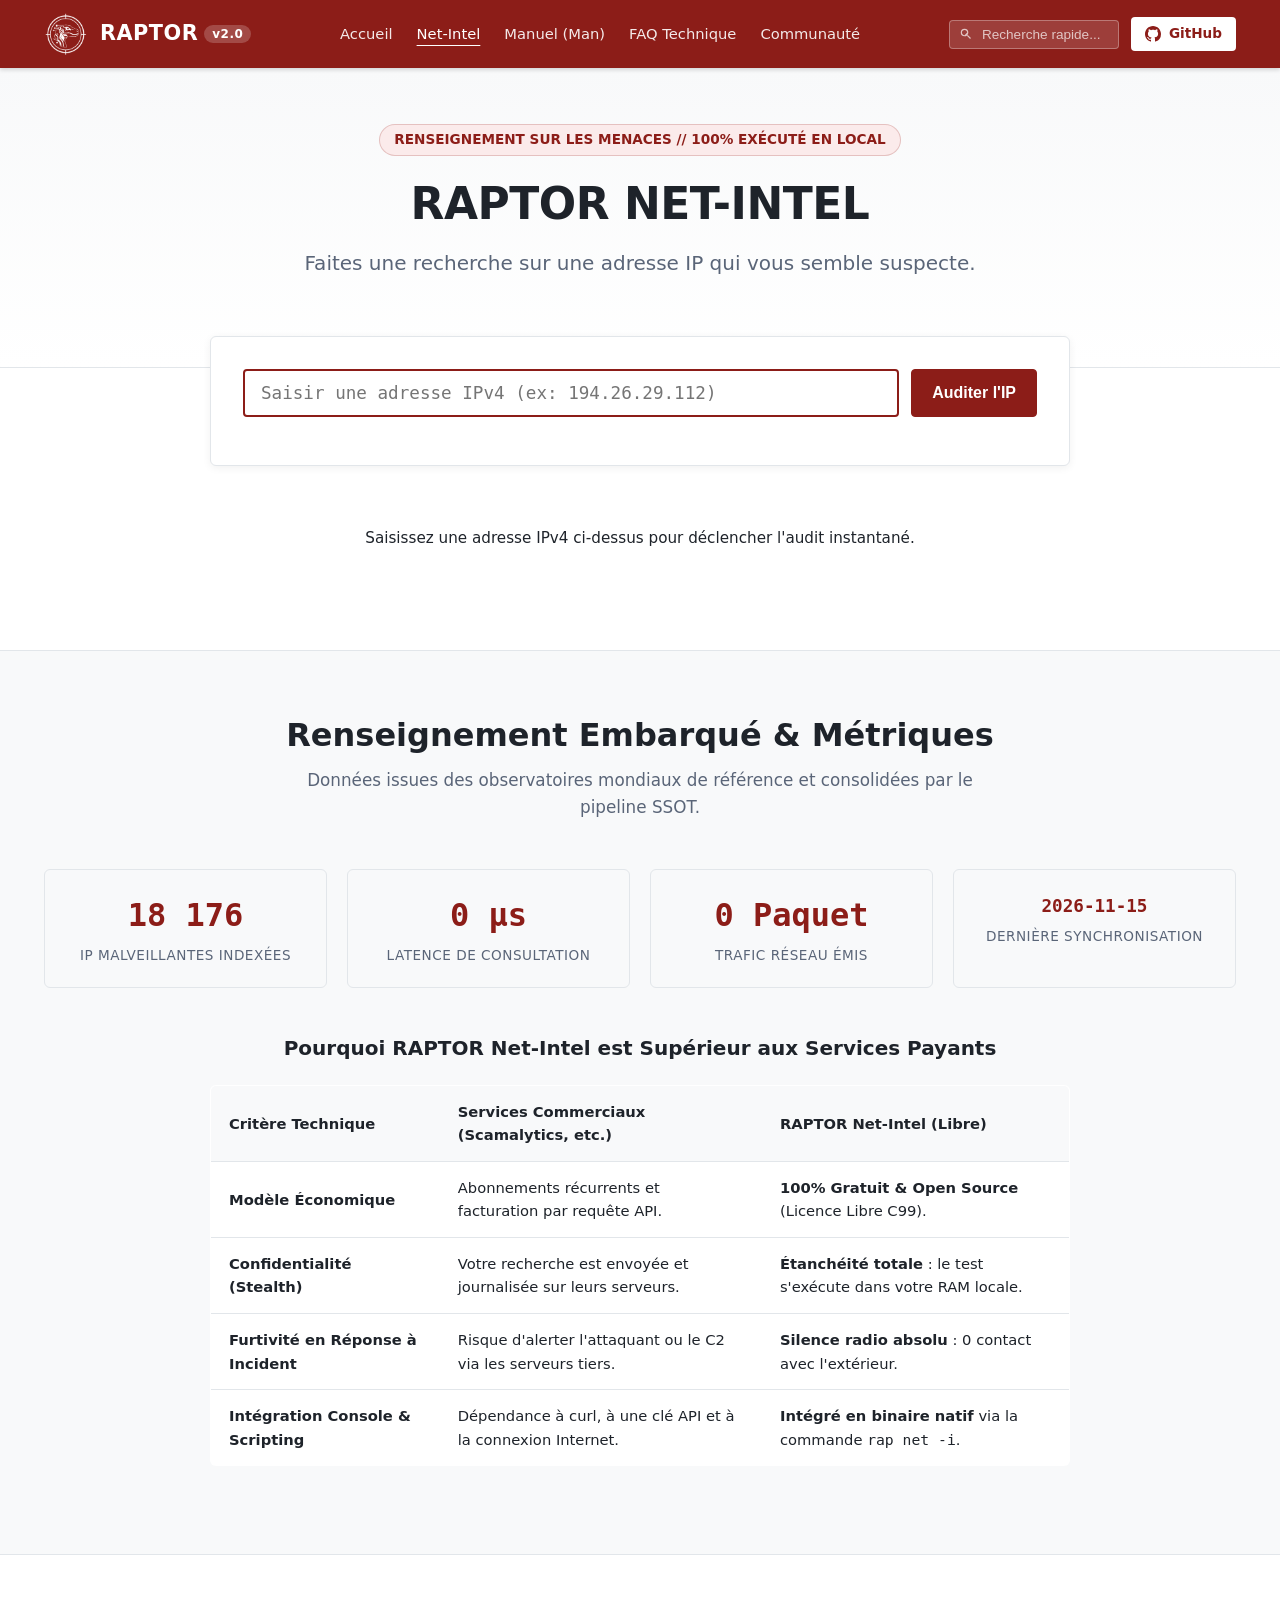
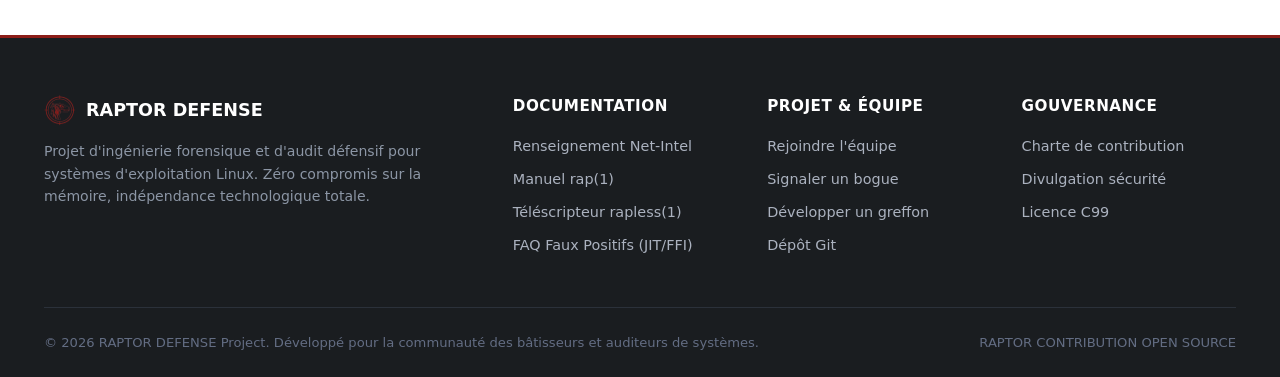
<file: docs/intel.html>
<!-- ==========================================================================
 * NOM DU SCRIPT   : docs/intel.html
 * RÉVISION        : Rev 1.2 (2026-11-04)
 * PROJET          : RAPTOR DEFENSE v2.0 // Portail Officiel & Hub Développeurs
 * RESPONSABILITÉ  : Interface web souveraine d'investigation médico-légale IP.
 *                   - Recherche instantanée O(1) sans intermédiaire serveur.
 *                   - Exploitation directe de docs/js/threat_data.js (OSINT).
 *                   - Zéro log, zéro traçage, étanchéité réseau absolue.
 *                   - Générateur automatique de commandes de riposte (rap net -i,
 *                     règles de neutralisation iptables et nftables).
 *
 * BLOC DESCRIPTIF DES NOUVELLES INTÉGRATIONS (Rev 1.2) :
 *   1. Dynamisation intégrale du compteur de menaces dans le rapport TTY (inspectIP) :
 *      disparition du chiffre statique "19 927", remplacement par la lecture
 *      directe de la variable globale RAPTOR_THREAT_COUNT issue de threat_data.js.
 *   2. Ajout de la fonction getThreatCountFormatted() pour garantir l'uniformité
 *      du formatage numérique (locale fr-FR) à travers toute l'interface.
 *   3. Synchronisation dynamique de la balise meta description au chargement du DOM.
 *   4. Alignement des valeurs de repli (fallback HTML) sur la base du 2026-11-01 (18 263 IP).
 *
 * SECTIONS NUMÉROTÉES :
 *   1. EN-TÊTE INSTITUTIONNEL & NAVIGATION RESPONSIVE
 *   2. BANNIÈRE HERO NET-INTEL
 *   3. CONSOLE D'INVESTIGATION MÉDICO-LÉGALE (RAPPORT TTY DYNAMIQUE)
 *   4. MÉTRIQUES ET STATUT DE LA BASE LOCALE
 *   5. PIED DE PAGE INSTITUTIONNEL
 * ========================================================================== -->
<!DOCTYPE html>
<html lang="fr">
<head>
    <meta charset="UTF-8">
    <meta name="viewport" content="width=device-width, initial-scale=1.0">
    <title>RAPTOR DEFENSE // Net-Intel — Renseignement & Forensic IP</title>
    <meta name="description" id="metaDescription" content="Audit immédiat et confidentiel de réputation IP contre 18 263 menaces cyber. 100% exécuté dans votre navigateur, aucun paquet externe émis.">
    <link rel="stylesheet" href="css/raptor-core.css">
    <link rel="icon" type="image/png" href="raptor-icon.png">
</head>
<body>

    <!-- ======================================================================
         1. EN-TÊTE INSTITUTIONNEL & NAVIGATION RESPONSIVE
         ====================================================================== -->
    <header class="raptor-header">
        <div class="container">
            <a href="index.html" class="raptor-brand">
                <img src="raptor-icon.png" alt="Logo Officiel RAPTOR DEFENSE">
                <span>RAPTOR<span class="version-badge">v2.0</span></span>
            </a>

            <nav class="raptor-nav" id="raptorNav">
                <a href="index.html">Accueil</a>
                <a href="intel.html" class="active">Net-Intel</a>
                <a href="man.html">Manuel (Man)</a>
                <a href="faq.html">FAQ Technique</a>
                <a href="community.html">Communauté</a>
            </nav>

            <div class="raptor-header-actions">
                <div class="raptor-search-box">
                    <svg viewBox="0 0 24 24">
                        <path d="M15.5 14h-.79l-.28-.27A6.471 6.471 0 0 0 16 9.5 6.5 6.5 0 1 0 9.5 16c1.61 0 3.09-.59 4.23-1.57l.27.28v.79l5 4.99L20.49 19l-4.99-5zm-6 0C7.01 14 5 11.99 5 9.5S7.01 5 9.5 5 14 7.01 14 9.5 14z"/>
                    </svg>
                    <input type="text" id="headerSearchInput" placeholder="Recherche rapide..." autocomplete="off" spellcheck="false">
                </div>
                <a href="https://github.com/BINOKUB-GAME/RAPTOR" target="_blank" rel="noopener" class="btn-github">
                    <svg width="16" height="16" viewBox="0 0 24 24" fill="currentColor">
                        <path d="M12 0C5.37 0 0 5.37 0 12c0 5.31 3.435 9.795 8.205 11.385.6.105.825-.255.825-.57 0-.285-.015-1.23-.015-2.235-3.015.555-3.795-.735-4.035-1.41-.135-.345-.72-1.41-1.23-1.695-.42-.225-1.02-.78-.015-.795.945-.015 1.62.87 1.845 1.23 1.08 1.815 2.805 1.305 3.495.99.105-.78.42-1.305.765-1.605-2.67-.3-5.46-1.335-5.46-5.925 0-1.305.465-2.385 1.23-3.225-.12-.3-.54-1.53.12-3.18 0 0 1.005-.315 3.3 1.23.96-.27 1.98-.405 3-.405s2.04.135 3 .405c2.295-1.56 3.3-1.23 3.3-1.23.66 1.65.24 2.88.12 3.18.765.84 1.23 1.905 1.23 3.225 0 4.605-2.805 5.625-5.475 5.925.435.375.81 1.095.81 2.22 0 1.605-.015 2.895-.015 3.3 0 .315.225.69.825.57A12.02 12.02 0 0 0 24 12c0-6.63-5.37-12-12-12z"/>
                    </svg>
                    GitHub
                </a>
                <button class="raptor-hamburger" id="navToggle" aria-label="Menu" aria-expanded="false">
                    <span></span>
                    <span></span>
                    <span></span>
                </button>
            </div>
        </div>
    </header>

    <!-- ======================================================================
         2. BANNIÈRE HERO NET-INTEL
         ====================================================================== -->
    <section class="raptor-hero" style="padding-bottom: 56px;">
        <div class="container">
            <div class="raptor-hero-badge">
                RENSEIGNEMENT SUR LES MENACES // 100% EXÉCUTÉ EN LOCAL
            </div>
            <h1>RAPTOR NET-INTEL</h1>
            <p class="raptor-hero-subtitle">
                Faites une recherche sur une adresse IP qui vous semble suspecte.
            </p>
        </div>
    </section>

    <!-- ======================================================================
         3. CONSOLE D'INVESTIGATION MÉDICO-LÉGALE
         ====================================================================== -->
    <section class="raptor-section" style="padding-top: 0;">
        <div class="container">
            
            <!-- Carte de saisie chirurgicale -->
            <div class="intel-search-card">
                <form id="intelForm" onsubmit="event.preventDefault(); inspectIP();">
                    <div class="intel-input-group">
                        <input type="text" id="ipInput" placeholder="Saisir une adresse IPv4 (ex: 194.26.29.112)" autocomplete="off" spellcheck="false" autofocus>
                        <button type="submit" class="btn-primary" style="font-weight: 700;">Auditer l'IP</button>
                    </div>
                </form>
            </div>

            <!-- Fiche de résultat typée terminal UNIX -->
            <div id="resultBox" class="man-viewer-box" style="max-width: 860px; margin: 0 auto; display: none;">
                <div class="man-viewer-header">
                    <span id="resultHeaderTitle" class="man-viewer-title">RAPTOR FORENSIC ENGINE // RAP NET -I</span>
                    <button class="man-btn-copy" id="copyRuleBtn" onclick="copyDefensiveRule()">Copier la règle</button>
                </div>
                <div id="resultOutput" class="man-content"></div>
            </div>

            <!-- Message d'attente initial -->
            <div id="placeholderBox" style="text-align: center; max-width: 680px; margin: 0 auto; color: var(--color-text-muted); padding: 20px;">
                <p style="font-size: 0.95rem;">
                    Saisissez une adresse IPv4 ci-dessus pour déclencher l'audit instantané.
                </p>
            </div>

        </div>
    </section>

    <!-- ======================================================================
         4. MÉTRIQUES ET STATUT DE LA BASE LOCALE
         ====================================================================== -->
    <section class="raptor-section" style="background-color: var(--color-bg-surface); border-top: 1px solid var(--color-border); border-bottom: 1px solid var(--color-border);">
        <div class="container">
            <div class="section-header">
                <h2>Renseignement Embarqué & Métriques</h2>
                <p>Données issues des observatoires mondiaux de référence et consolidées par le pipeline SSOT.</p>
            </div>

            <div class="intel-stats-grid">
                <div class="intel-stat-box">
                    <div class="intel-stat-val" id="statIpCount">18 263</div>
                    <div class="intel-stat-lbl">IP Malveillantes Indexées</div>
                </div>
                <div class="intel-stat-box">
                    <div class="intel-stat-val">0 µs</div>
                    <div class="intel-stat-lbl">Latence de Consultation</div>
                </div>
                <div class="intel-stat-box">
                    <div class="intel-stat-val">0 Paquet</div>
                    <div class="intel-stat-lbl">Trafic Réseau Émis</div>
                </div>
                <div class="intel-stat-box">
                    <div class="intel-stat-val" id="statTimestamp" style="font-size: 1.1rem; line-height: 2rem;">2026-11-01</div>
                    <div class="intel-stat-lbl">Dernière Synchronisation</div>
                </div>
            </div>

            <!-- Comparatif Souveraineté vs Solutions Propriétaires -->
            <div style="max-width: 860px; margin: 0 auto;">
                <h3 style="text-align: center; margin-bottom: 16px;">Pourquoi RAPTOR Net-Intel est Supérieur aux Services Payants</h3>
                <table class="intel-compare-table">
                    <thead>
                        <tr>
                            <th>Critère Technique</th>
                            <th>Services Commerciaux (Scamalytics, etc.)</th>
                            <th>RAPTOR Net-Intel (Libre)</th>
                        </tr>
                    </thead>
                    <tbody>
                        <tr>
                            <td><strong>Modèle Économique</strong></td>
                            <td>Abonnements récurrents et facturation par requête API.</td>
                            <td><strong>100% Gratuit & Open Source</strong> (Licence Libre C99).</td>
                        </tr>
                        <tr>
                            <td><strong>Confidentialité (Stealth)</strong></td>
                            <td>Votre recherche est envoyée et journalisée sur leurs serveurs.</td>
                            <td><strong>Étanchéité totale</strong> : le test s'exécute dans votre RAM locale.</td>
                        </tr>
                        <tr>
                            <td><strong>Furtivité en Réponse à Incident</strong></td>
                            <td>Risque d'alerter l'attaquant ou le C2 via les serveurs tiers.</td>
                            <td><strong>Silence radio absolu</strong> : 0 contact avec l'extérieur.</td>
                        </tr>
                        <tr>
                            <td><strong>Intégration Console & Scripting</strong></td>
                            <td>Dépendance à curl, à une clé API et à la connexion Internet.</td>
                            <td><strong>Intégré en binaire natif</strong> via la commande <code>rap net -i</code>.</td>
                        </tr>
                    </tbody>
                </table>
            </div>

        </div>
    </section>

    <!-- ======================================================================
         5. PIED DE PAGE INSTITUTIONNEL
         ====================================================================== -->
    <footer class="raptor-footer">
        <div class="container">
            <div class="footer-grid">
                <div class="footer-col">
                    <div style="display: flex; align-items: center; gap: 10px; margin-bottom: 14px;">
                        <img src="raptor-icon.png" alt="RAPTOR Logo" style="height: 32px; width: 32px; border-radius: 50%;">
                        <span style="color: #FFFFFF; font-weight: 700; font-size: 1.1rem;">RAPTOR DEFENSE</span>
                    </div>
                    <p style="font-size: 0.88rem; line-height: 1.6; color: #8C96A5;">
                        Projet d'ingénierie forensique et d'audit défensif pour systèmes d'exploitation Linux. Zéro compromis sur la mémoire, indépendance technologique totale.
                    </p>
                </div>

                <div class="footer-col">
                    <h5>Documentation</h5>
                    <ul>
                        <li><a href="intel.html">Renseignement Net-Intel</a></li>
                        <li><a href="man.html">Manuel rap(1)</a></li>
                        <li><a href="man.html#rapless">Téléscripteur rapless(1)</a></li>
                        <li><a href="faq.html">FAQ Faux Positifs (JIT/FFI)</a></li>
                    </ul>
                </div>

                <div class="footer-col">
                    <h5>Projet & Équipe</h5>
                    <ul>
                        <li><a href="community.html">Rejoindre l'équipe</a></li>
                        <li><a href="community.html#bugs">Signaler un bogue</a></li>
                        <li><a href="community.html#plugins">Développer un greffon</a></li>
                        <li><a href="https://github.com/BINOKUB-GAME/RAPTOR" target="_blank" rel="noopener">Dépôt Git</a></li>
                    </ul>
                </div>

                <div class="footer-col">
                    <h5>Gouvernance</h5>
                    <ul>
                        <li><a href="community.html#charte">Charte de contribution</a></li>
                        <li><a href="community.html#securite">Divulgation sécurité</a></li>
                        <li><a href="community.html#licence">Licence C99</a></li>
                    </ul>
                </div>
            </div>

            <div class="footer-bottom">
                <div>
                    &copy; 2026 RAPTOR DEFENSE Project. Développé pour la communauté des bâtisseurs et auditeurs de systèmes.
                </div>
                <div>
                    RAPTOR CONTRIBUTION OPEN SOURCE
                </div>
            </div>
        </div>
    </footer>

    <!-- Intégration de la base OSINT compilée -->
    <script src="js/threat_data.js"></script>

    <!-- Moteur d'évaluation forensique Net-Intel côté client -->
    <script>
        var currentRuleText = "";

        // Fonction 1 : Récupération dynamique et formatage du volume de menaces
        function getThreatCountFormatted() {
            if (typeof RAPTOR_THREAT_COUNT !== 'undefined') {
                return RAPTOR_THREAT_COUNT.toLocaleString('fr-FR');
            }
            return '18 263';
        }

        // Fonction 2 : Initialisation des métriques, de la balise meta et des écouteurs
        window.addEventListener('DOMContentLoaded', function() {
            var formattedCount = getThreatCountFormatted();

            // Injection dynamique dans la carte de métriques
            var statIp = document.getElementById('statIpCount');
            if (statIp) {
                statIp.textContent = formattedCount;
            }

            // Injection dynamique de la date de synchronisation
            if (typeof RAPTOR_THREAT_TIMESTAMP !== 'undefined') {
                var statDate = document.getElementById('statTimestamp');
                if (statDate) {
                    statDate.textContent = RAPTOR_THREAT_TIMESTAMP.split(' ')[0];
                }
            }

            // Mise à jour de la balise meta description
            var metaDesc = document.getElementById('metaDescription');
            if (metaDesc) {
                metaDesc.setAttribute('content', 'Audit immédiat et confidentiel de réputation IP contre ' + formattedCount + ' menaces cyber. 100% exécuté dans votre navigateur, aucun paquet externe émis.');
            }

            // Branchement de la recherche rapide de l'en-tête vers man.html
            var headerSearch = document.querySelector('.raptor-header .raptor-search-box input');
            if (headerSearch) {
                headerSearch.addEventListener('keydown', function(e) {
                    if (e.key === 'Enter') {
                        e.preventDefault();
                        var query = this.value.trim();
                        if (!query) return;

                        if (isValidIPv4(query)) {
                            setAndAudit(query);
                        } else {
                            window.location.href = 'man.html?q=' + encodeURIComponent(query);
                        }
                    }
                });
            }

            // Gestion du menu hamburger responsive
            var toggle = document.getElementById('navToggle');
            var nav = document.getElementById('raptorNav');
            if (toggle && nav) {
                toggle.addEventListener('click', function() {
                    var isOpen = nav.classList.toggle('open');
                    toggle.setAttribute('aria-expanded', isOpen);
                });
            }
        });

        // Fonction 3 : Déclenchement de l'audit depuis l'en-tête
        function setAndAudit(ip) {
            document.getElementById('ipInput').value = ip;
            inspectIP();
        }

        // Fonction 4 : Détection des plages privées RFC 1918
        function isPrivateIPv4(ip) {
            var parts = ip.split('.').map(Number);
            if (parts.length !== 4) return false;
            if (parts[0] === 10) return true;
            if (parts[0] === 127) return true;
            if (parts[0] === 172 && parts[1] >= 16 && parts[1] <= 31) return true;
            if (parts[0] === 192 && parts[1] === 168) return true;
            if (parts[0] === 169 && parts[1] === 254) return true;
            return false;
        }

        // Fonction 5 : Validation stricte de format IPv4
        function isValidIPv4(ip) {
            var parts = ip.split('.');
            if (parts.length !== 4) return false;
            for (var i = 0; i < 4; i++) {
                var num = parseInt(parts[i], 10);
                if (isNaN(num) || num < 0 || num > 255 || parts[i] !== num.toString()) {
                    return false;
                }
            }
            return true;
        }

        // Fonction 6 : Moteur principal d'évaluation médico-légale
        function inspectIP() {
            var input = document.getElementById('ipInput');
            var ip = input.value.trim();
            var resultBox = document.getElementById('resultBox');
            var placeholder = document.getElementById('placeholderBox');
            var output = document.getElementById('resultOutput');

            if (!ip) return;

            if (!isValidIPv4(ip)) {
                alert("Format invalide. Veuillez saisir une adresse IPv4 standard (ex: 194.26.29.112).");
                return;
            }

            placeholder.style.display = 'none';
            resultBox.style.display = 'block';

            var report = "";
            var threatData = (typeof RAPTOR_THREAT_DB !== 'undefined') ? RAPTOR_THREAT_DB[ip] : null;
            var dynamicThreatCount = getThreatCountFormatted();

            if (isPrivateIPv4(ip)) {
                currentRuleText = "# Adresse interne : aucune neutralisation requise";
                report = 
'<span class="man-section-heading">QUALIFICATION FORENSIQUE : RÉSEAU LOCAL / PRIVÉ</span>\n' +
'CIBLE AUDITÉE   : <strong style="color: #58A6FF;">' + ip + '</strong>\n' +
'STATUT NET-GUARD: <span class="threat-badge threat-badge-private">RÉSEAU LOCAL RFC 1918</span>\n' +
'SCORE DE MENACE : 0 / 100 (Aucun risque externe)\n\n' +
'<span class="man-section-heading">ANALYSE ARCHITECTURALE</span>\n' +
'Cette adresse appartient à une plage privée interne réservée aux communications locales (LAN/Loopback).\n' +
'Elle ne transite jamais directement sur l\'Internet public sans passer par une passerelle NAT/Routeur.\n\n' +
'<span class="man-section-heading">COMMANDES RECOMMANDÉES SUR LA MACHINE</span>\n' +
'<span style="color: #636D83;"># Vérifier quel processus local communique sur cette IP :</span>\n' +
'<span style="color: #E5C07B;">./build/rap net</span> | grep ' + ip + '\n';

            } else if (threatData) {
                var catId = threatData[0];
                var score = threatData[1];
                var tag = threatData[2];
                var catLabel = "HÔTE MALVEILLANT SIGNALÉ (ABUS / SCANNER)";
                var badgeClass = "threat-badge-danger";

                if (catId === 1) {
                    catLabel = "SERVEUR C2 / BOTNET & RANÇONGICIEL (CRITIQUE)";
                } else if (catId === 2) {
                    catLabel = "RELAIS DE SORTIE TOR (ANONYMISATION)";
                    badgeClass = "threat-badge-warning";
                }

                currentRuleText = "iptables -A OUTPUT -d " + ip + " -j DROP";

                report = 
'<span class="man-section-heading">ALERTE FORENSIQUE : CIBLE IDENTIFIÉE DANS LES FLUX HOSTILES</span>\n' +
'CIBLE AUDITÉE   : <strong style="color: #CF222E;">' + ip + '</strong>\n' +
'QUALIFICATION   : <span class="threat-badge ' + badgeClass + '">' + catLabel + '</span>\n' +
'INDICE DE RISQUE: <strong style="color: #CF222E;">' + score + ' / 100 [DANGER IMMÉDIAT]</strong>\n' +
'ÉTIQUETTE OSINT : ' + tag + '\n\n' +
'<span class="man-section-heading">DIAGNOSTIC TACTIQUE</span>\n' +
'Cette adresse IP est activement répertoriée par les centres de cyberdéfense internationaux (abuse.ch / IPsum).\n' +
'Toute tentative de connexion sortante depuis votre machine vers cette IP doit être considérée comme une compromission\n' +
'probable (exfiltration de données, balisage C2 ou téléchargement de charge utile malveillante).\n\n' +
'<span class="man-section-heading">RIPOSTES CHIRURGICALES RECOMMANDÉES</span>\n' +
'<span style="color: #636D83;"># 1. Traquer le processus local responsable en console RAPTOR (0-heap) :</span>\n' +
'<span style="color: #8C1D18; font-weight: bold;">./build/rap net -i ' + ip + '</span>\n\n' +
'<span style="color: #636D83;"># 2. Bloquer immédiatement tout paquet sortant vers cette cible (iptables) :</span>\n' +
'<span style="color: #E5C07B;">sudo iptables -A OUTPUT -d ' + ip + ' -j DROP</span>\n\n' +
'<span style="color: #636D83;"># 3. Équivalent pare-feu moderne (nftables) :</span>\n' +
'<span style="color: #E5C07B;">sudo nft add rule inet filter output ip daddr ' + ip + ' drop</span>\n';

            } else {
                currentRuleText = "# Aucun blocage recommandé pour " + ip;
                report = 
'<span class="man-section-heading">RÉSULTAT FORENSIQUE : AUCUNE MENACE CONNUE RÉPERTORIÉE</span>\n' +
'CIBLE AUDITÉE   : <strong style="color: #2EA043;">' + ip + '</strong>\n' +
'STATUT NET-GUARD: <span class="threat-badge threat-badge-clean">NON SIGNALÉE HOSTILE</span>\n' +
'SCORE DE MENACE : 0 / 100 [RÉPUTATION STANDARD]\n\n' +
'<span class="man-section-heading">OBSERVATIONS FORENSIQUES</span>\n' +
'Cette adresse ne figure sur aucune des listes de serveurs de commande (C2), rançongiciels ou scanners agressifs\n' +
'au sein des ' + dynamicThreatCount + ' signatures consolidées dans la base active de RAPTOR.\n\n' +
'<span class="man-section-heading">VÉRIFICATION COMPLÉMENTAIRE DE PERSISTANCE</span>\n' +
'<span style="color: #636D83;"># Surveiller l\'état des flux et descripteurs de fichiers sous Linux :</span>\n' +
'<span style="color: #E5C07B;">./build/rap net</span> | grep ' + ip + '\n';
            }

            output.innerHTML = report;
            resultBox.scrollIntoView({ behavior: 'smooth', block: 'nearest' });
        }

        // Fonction 7 : Copie presse-papiers de la commande de riposte
        function copyDefensiveRule() {
            if (!currentRuleText) return;
            navigator.clipboard.writeText(currentRuleText).then(function() {
                var btn = document.getElementById('copyRuleBtn');
                var origText = btn.textContent;
                btn.textContent = "Règle copiée !";
                setTimeout(function() {
                    btn.textContent = origText;
                }, 2000);
            });
        }
    </script>
</body>
</html>
</file>
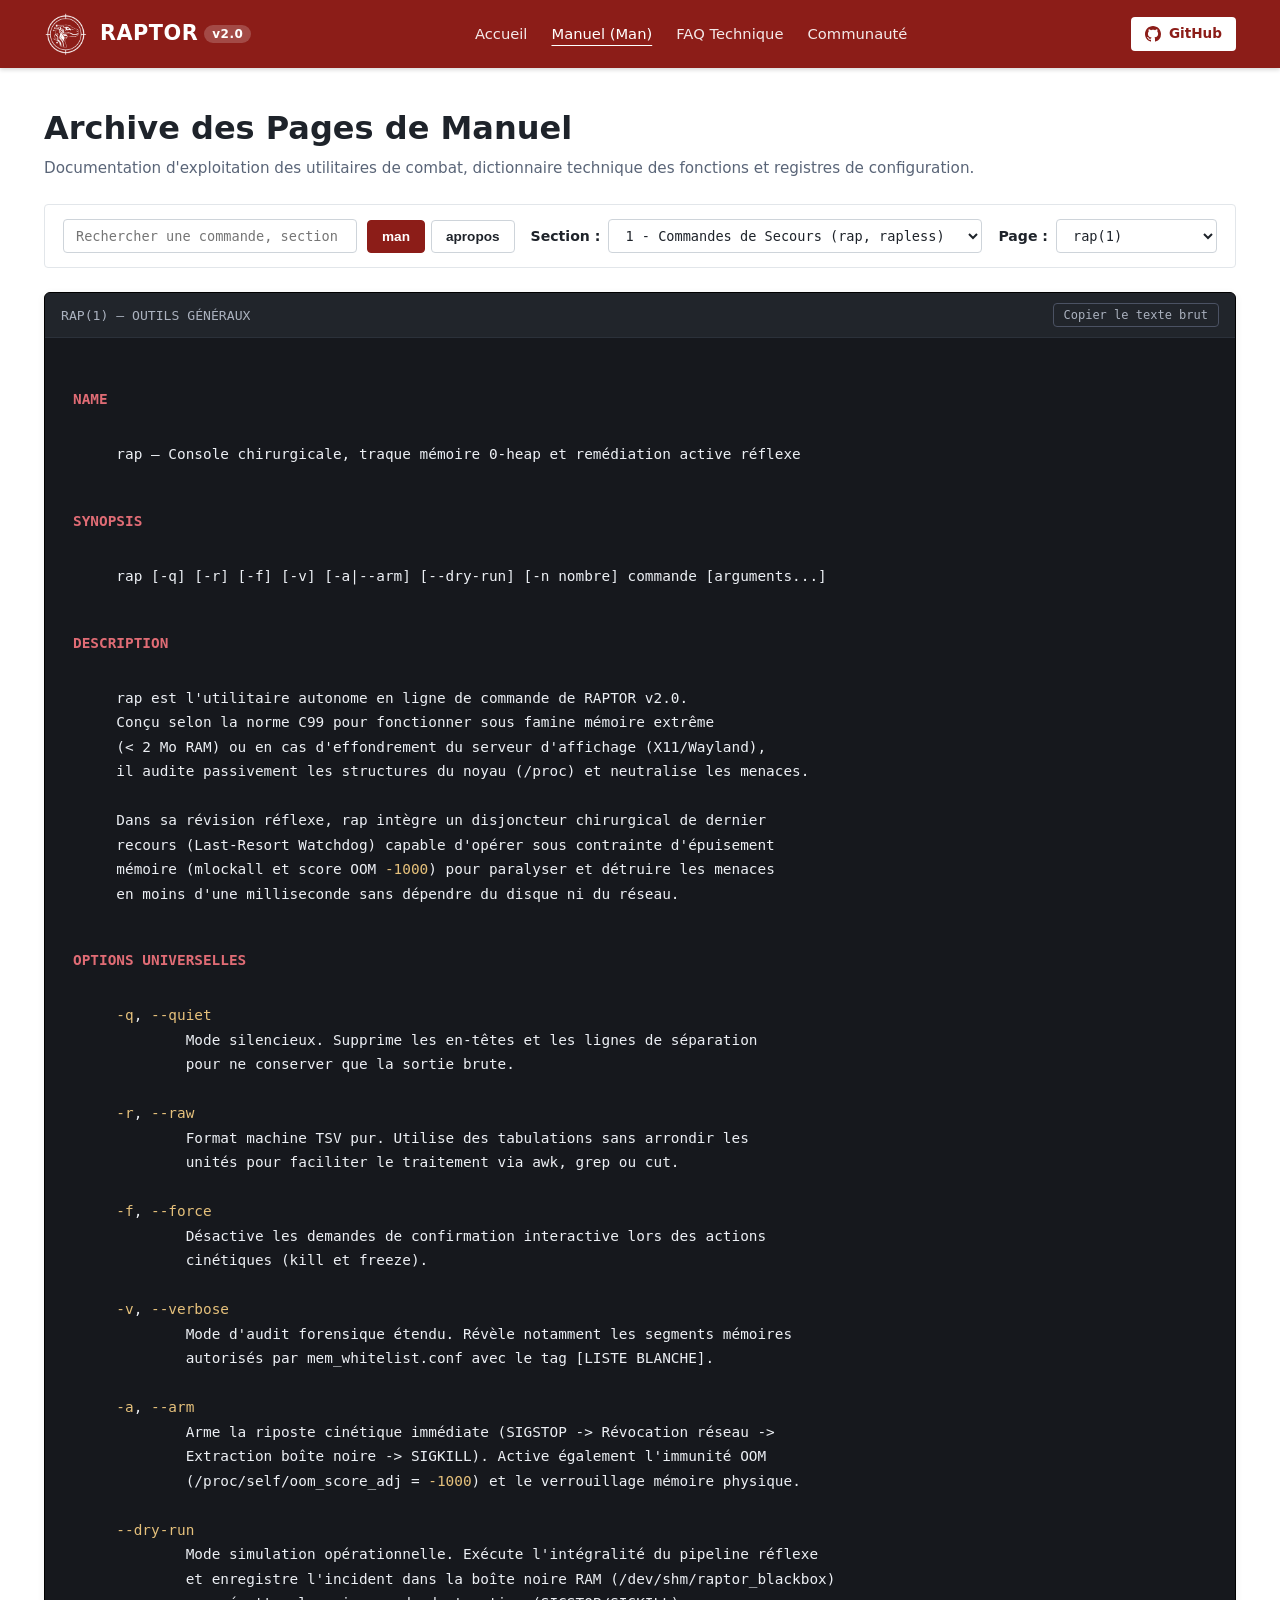
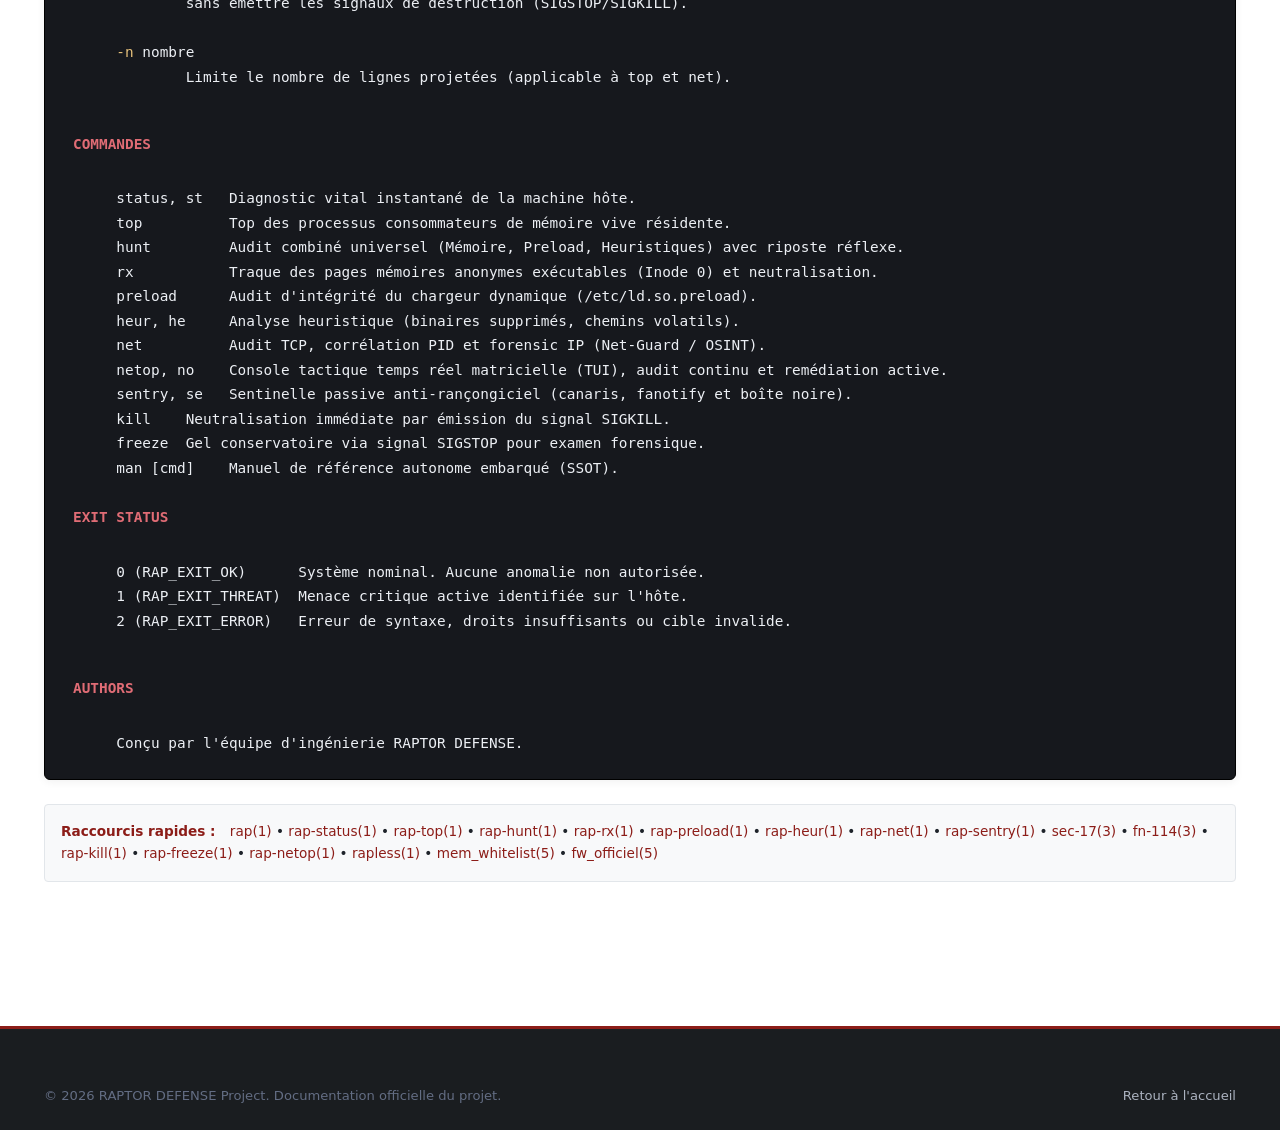
<file: docs/man.html>
<!-- ==========================================================================
 * NOM DU SCRIPT   : docs/man.html
 * RÉVISION        : Rev 1.4
 * PROJET          : RAPTOR DEFENSE v2.0 // Portail Officiel & Hub Développeurs
 * RESPONSABILITÉ  : Interface interactive de consultation des pages de manuel
 *                   UNIX en ligne (Section 1 Commandes, Section 3 Dictionnaire
 *                   des Fonctions & API C99, Section 5 Formats de Règles).
 *
 * BLOC DESCRIPTIF DES NOUVELLES INTÉGRATIONS (Rev 1.4) :
 *   - Ajout de la Section 3 dans le sélecteur : Dictionnaire des Fonctions & API C99.
 *   - Prise en charge des entrées hiérarchiques (sections thématiques et fonctions).
 *   - Enrichissement du bandeau de raccourcis rapides (#sec-17, #fn-114).
 *   - Adaptation du champ de recherche textuel (commandes, sections, identifiants).
 * ========================================================================== -->
<!DOCTYPE html>
<html lang="fr">
<head>
    <meta charset="UTF-8">
    <meta name="viewport" content="width=device-width, initial-scale=1.0">
    <title>RAPTOR DEFENSE // Manual Pages Archive</title>
    <meta name="description" content="Archive en ligne des pages de manuel de RAPTOR DEFENSE (rap, rapless, dictionnaire des fonctions, formats de règles).">
    <link rel="stylesheet" href="css/raptor-core.css">
    <link rel="icon" type="image/png" href="raptor-icon.png">
</head>
<body>

    <!-- ======================================================================
         1. EN-TÊTE INSTITUTIONNEL
         ====================================================================== -->
    <header class="raptor-header">
        <div class="container">
            <a href="index.html" class="raptor-brand">
                <img src="raptor-icon.png" alt="Logo Officiel RAPTOR DEFENSE">
                <span>RAPTOR<span class="version-badge">v2.0</span></span>
            </a>

            <nav class="raptor-nav">
                <a href="index.html">Accueil</a>
                <a href="man.html" class="active">Manuel (Man)</a>
                <a href="faq.html">FAQ Technique</a>
                <a href="community.html">Communauté</a>
            </nav>

            <div class="raptor-header-actions">
                <a href="https://github.com/BINOKUB-GAME/RAPTOR" target="_blank" rel="noopener" class="btn-github">
                    <svg width="16" height="16" viewBox="0 0 24 24" fill="currentColor">
                        <path d="M12 0C5.37 0 0 5.37 0 12c0 5.31 3.435 9.795 8.205 11.385.6.105.825-.255.825-.57 0-.285-.015-1.23-.015-2.235-3.015.555-3.795-.735-4.035-1.41-.135-.345-.72-1.41-1.23-1.695-.42-.225-1.02-.78-.015-.795.945-.015 1.62.87 1.845 1.23 1.08 1.815 2.805 1.305 3.495.99.105-.78.42-1.305.765-1.605-2.67-.3-5.46-1.335-5.46-5.925 0-1.305.465-2.385 1.23-3.225-.12-.3-.54-1.53.12-3.18 0 0 1.005-.315 3.3 1.23.96-.27 1.98-.405 3-.405s2.04.135 3 .405c2.295-1.56 3.3-1.23 3.3-1.23.66 1.65.24 2.88.12 3.18.765.84 1.23 1.905 1.23 3.225 0 4.605-2.805 5.625-5.475 5.925.435.375.81 1.095.81 2.22 0 1.605-.015 2.895-.015 3.3 0 .315.225.69.825.57A12.02 12.02 0 0 0 24 12c0-6.63-5.37-12-12-12z"/>
                    </svg>
                    GitHub
                </a>
            </div>
        </div>
    </header>

    <!-- ======================================================================
         2. SECTION DE RECHERCHE & ARCHIVE
         ====================================================================== -->
    <main class="raptor-section" style="padding-top: 40px;">
        <div class="container">
            <div style="margin-bottom: 24px;">
                <h1 style="font-size: 2rem; margin-bottom: 8px;">Archive des Pages de Manuel</h1>
                <p style="color: var(--color-text-muted); font-size: 0.95rem;">
                    Documentation d'exploitation des utilitaires de combat, dictionnaire technique des fonctions et registres de configuration.
                </p>
            </div>

            <!-- Barre d'outils responsive -->
            <div class="man-selector-bar">
                <div class="man-search-group">
                    <input type="text" id="manSearchInput" placeholder="Rechercher une commande, section ou fonction (ex: rx, sentry, 114)...">
                    <div class="man-btn-group">
                        <button type="button" id="btnManExec" class="btn-primary">man</button>
                        <button type="button" id="btnAproposExec" class="btn-secondary">apropos</button>
                    </div>
                </div>

                <div class="man-dropdowns-group">
                    <div class="man-select-field">
                        <label for="manSectionSelect">Section :</label>
                        <select id="manSectionSelect" class="man-select">
                            <option value="all">Toutes les sections</option>
                            <option value="1" selected>1 - Commandes de Secours (rap, rapless)</option>
                            <option value="3">3 - Dictionnaire des Fonctions & API C99</option>
                            <option value="5">5 - Formats de Règles (.conf)</option>
                        </select>
                    </div>

                    <div class="man-select-field">
                        <label for="manCommandSelect">Page :</label>
                        <select id="manCommandSelect" class="man-select">
                            <!-- Rempli dynamiquement depuis js/man_data.js -->
                        </select>
                    </div>
                </div>
            </div>

            <!-- Visionneuse de la man page active -->
            <div class="man-viewer-box">
                <div class="man-viewer-header">
                    <span id="manViewerTitle" class="man-viewer-title">MANUAL PAGE // RAP(1)</span>
                    <button id="btnCopyMan" class="man-btn-copy">Copier le texte brut</button>
                </div>
                <div id="manViewerContent" class="man-content">
                    <!-- Contenu textuel injecté dynamiquement -->
                </div>
            </div>

            <!-- Raccourcis de navigation directe -->
            <div style="margin-top: 24px; padding: 16px; background-color: var(--color-bg-surface); border: 1px solid var(--color-border); border-radius: var(--border-radius-sm); font-size: 0.85rem;">
                <span style="font-weight: 600; color: var(--color-primary-red);">Raccourcis rapides :</span>
                <span style="margin-left: 10px;">
                    <a href="#rap">rap(1)</a> &bull; 
                    <a href="#rap-status">rap-status(1)</a> &bull; 
                    <a href="#rap-top">rap-top(1)</a> &bull; 
                    <a href="#rap-hunt">rap-hunt(1)</a> &bull; 
                    <a href="#rap-rx">rap-rx(1)</a> &bull; 
                    <a href="#rap-preload">rap-preload(1)</a> &bull; 
                    <a href="#rap-heur">rap-heur(1)</a> &bull; 
                    <a href="#rap-net">rap-net(1)</a> &bull; 
                    <a href="#rap-sentry">rap-sentry(1)</a> &bull; 
                    <a href="#sec-17">sec-17(3)</a> &bull; 
                    <a href="#fn-114">fn-114(3)</a> &bull; 
                    <a href="#rap-kill">rap-kill(1)</a> &bull; 
                    <a href="#rap-freeze">rap-freeze(1)</a> &bull; 
                     <a href="#rap-netop">rap-netop(1)</a> &bull; 
                    <a href="#rapless">rapless(1)</a> &bull; 
                    <a href="#mem_whitelist">mem_whitelist(5)</a> &bull; 
                    <a href="#fw_officiel">fw_officiel(5)</a>
                </span>
            </div>
        </div>
    </main>

    <!-- ======================================================================
         3. PIED DE PAGE INSTITUTIONNEL
         ====================================================================== -->
    <footer class="raptor-footer">
        <div class="container">
            <div class="footer-bottom" style="border-top: none; padding-top: 0;">
                <div>&copy; 2026 RAPTOR DEFENSE Project. Documentation officielle du projet.</div>
                <div><a href="index.html" style="color: #ABB2BF;">Retour à l'accueil</a></div>
            </div>
        </div>
    </footer>

    <!-- Chargement de la base de données unifiée SSOT puis du moteur d'affichage -->
    <script src="js/man_data.js"></script>
    <script src="js/man-engine.js"></script>
</body>
</html>
</file>
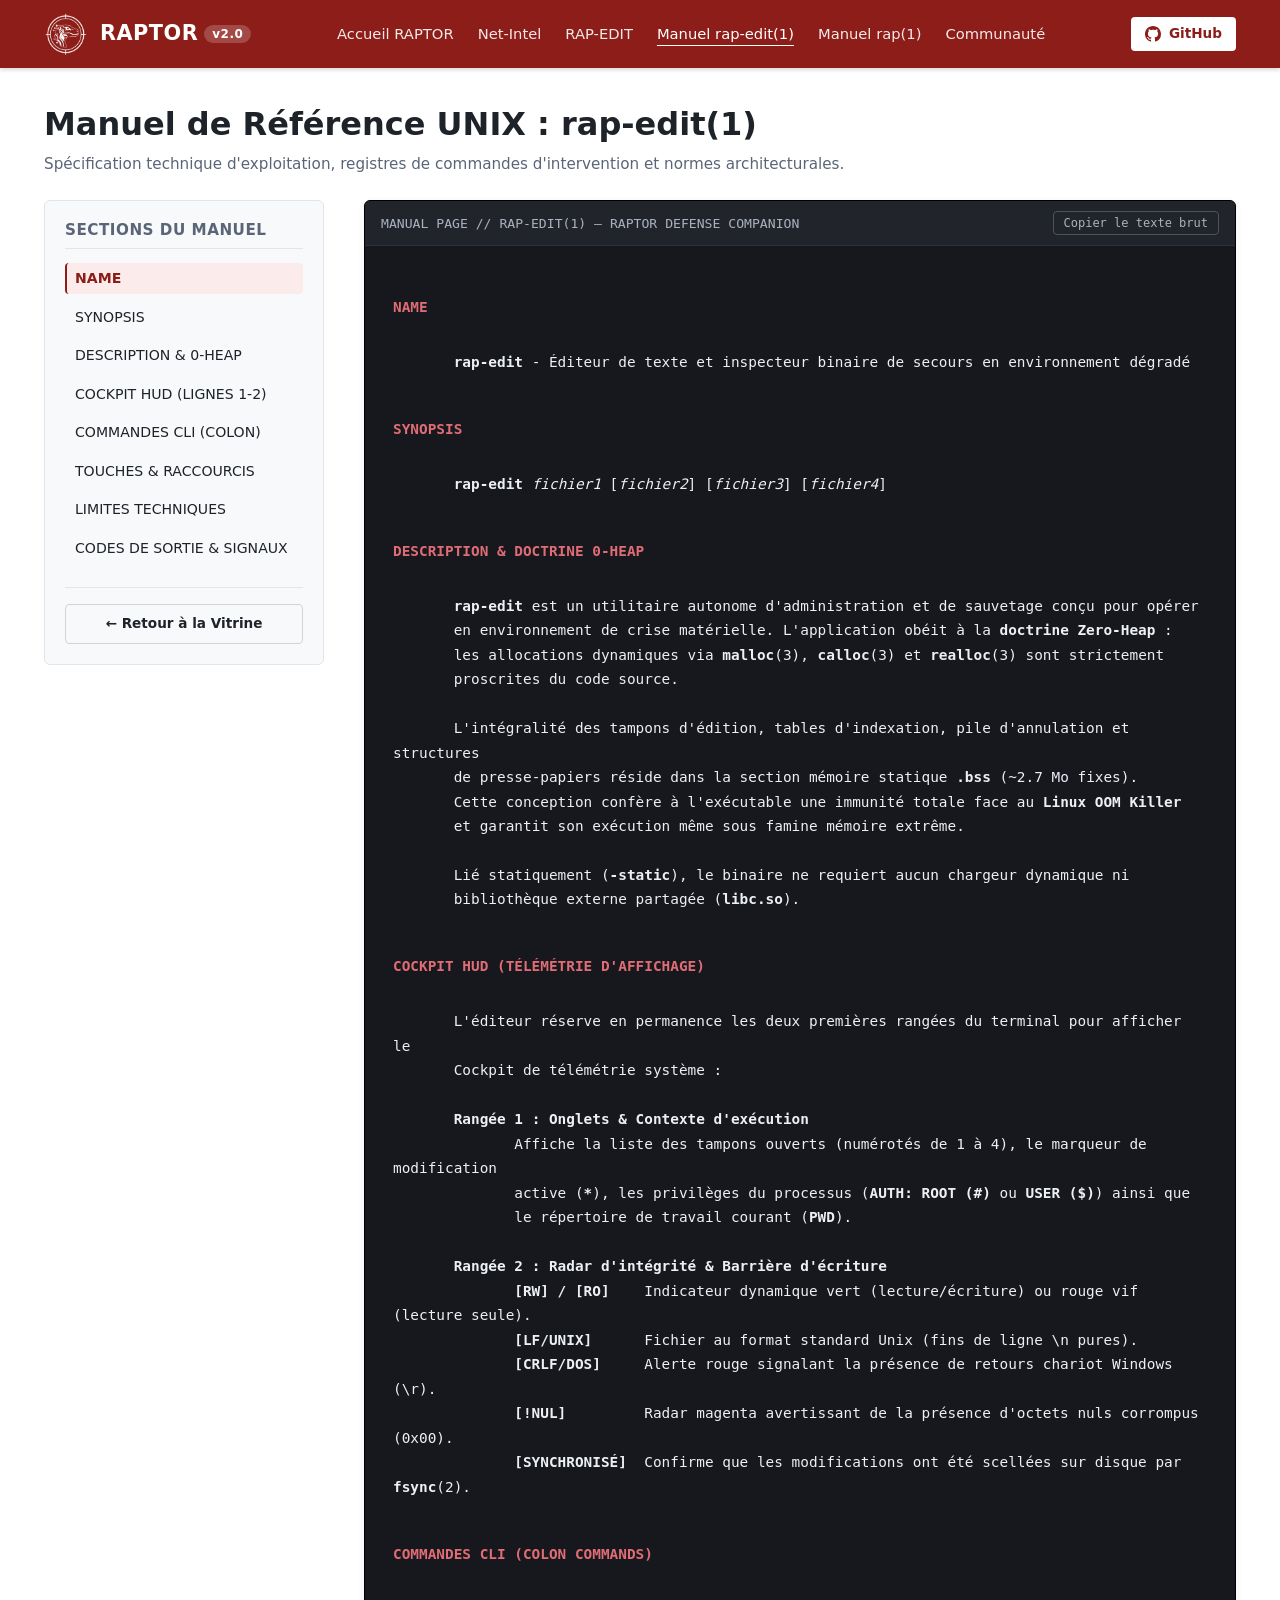
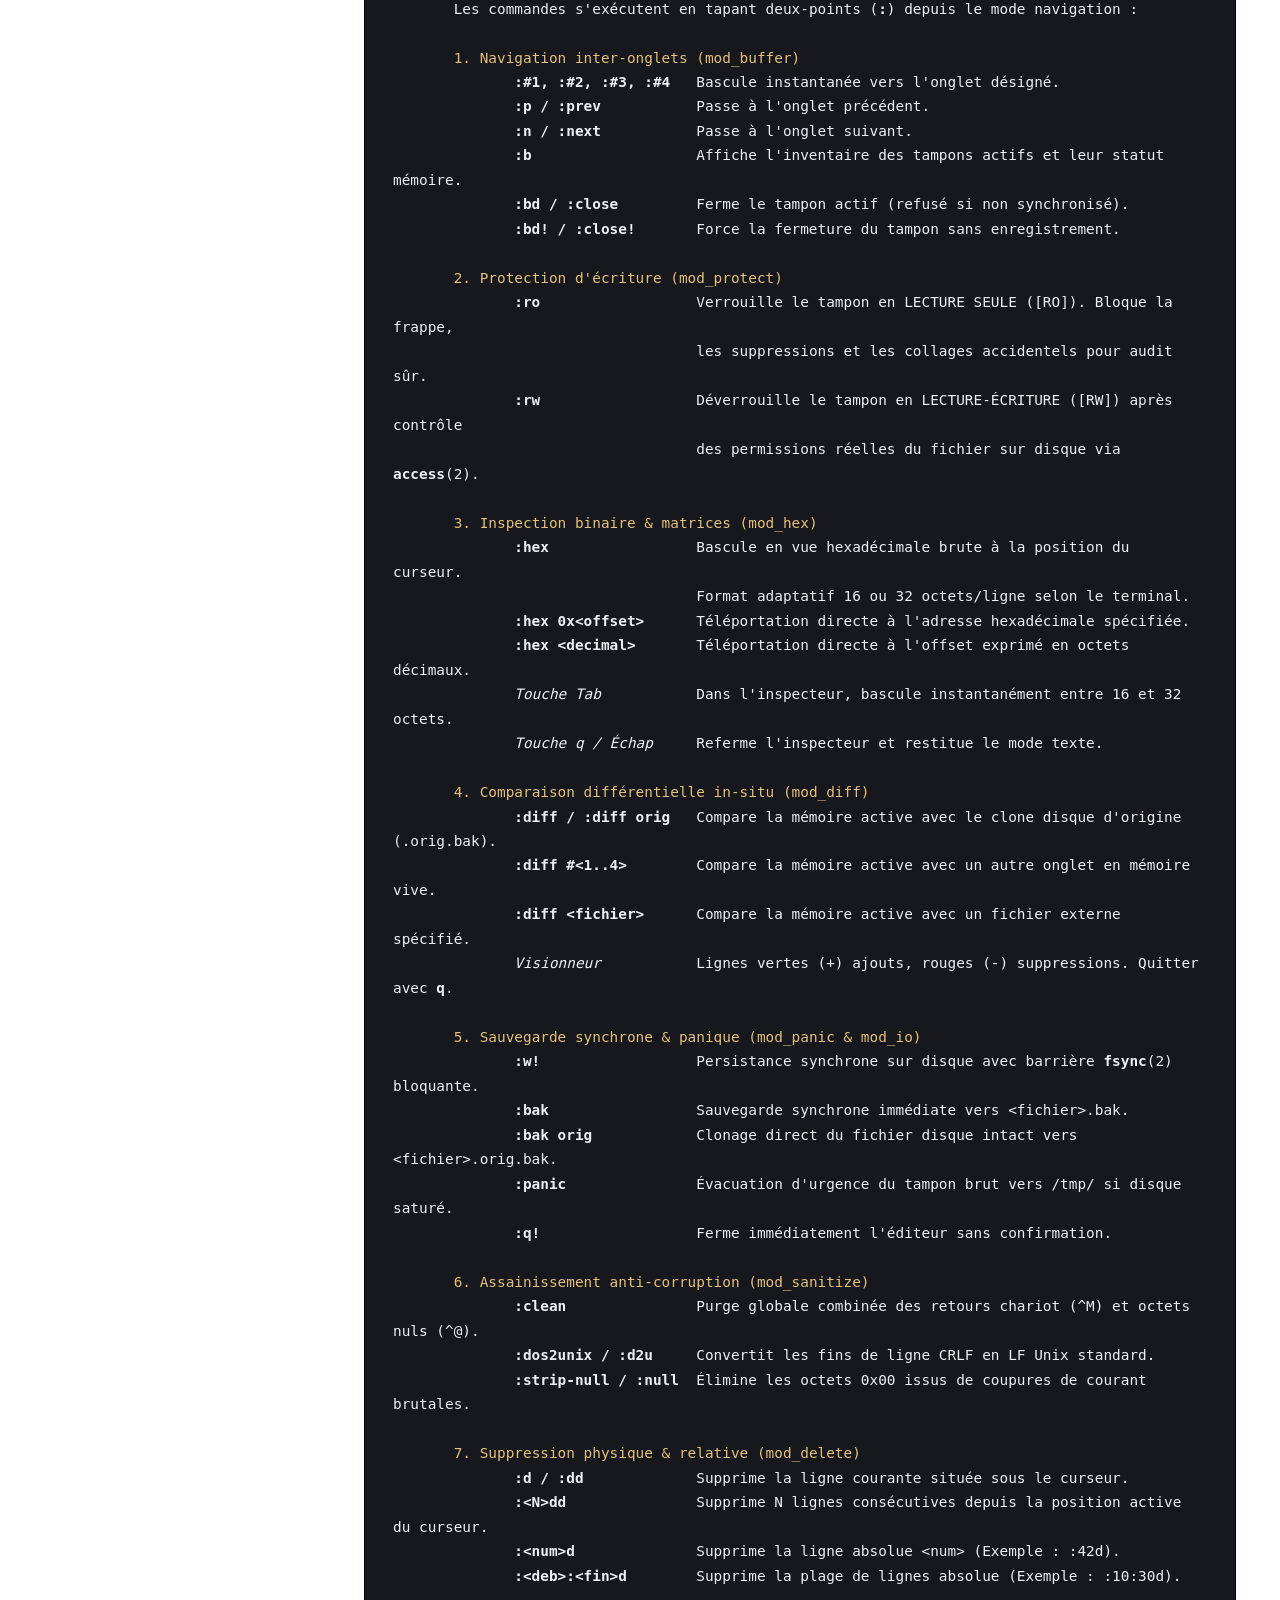
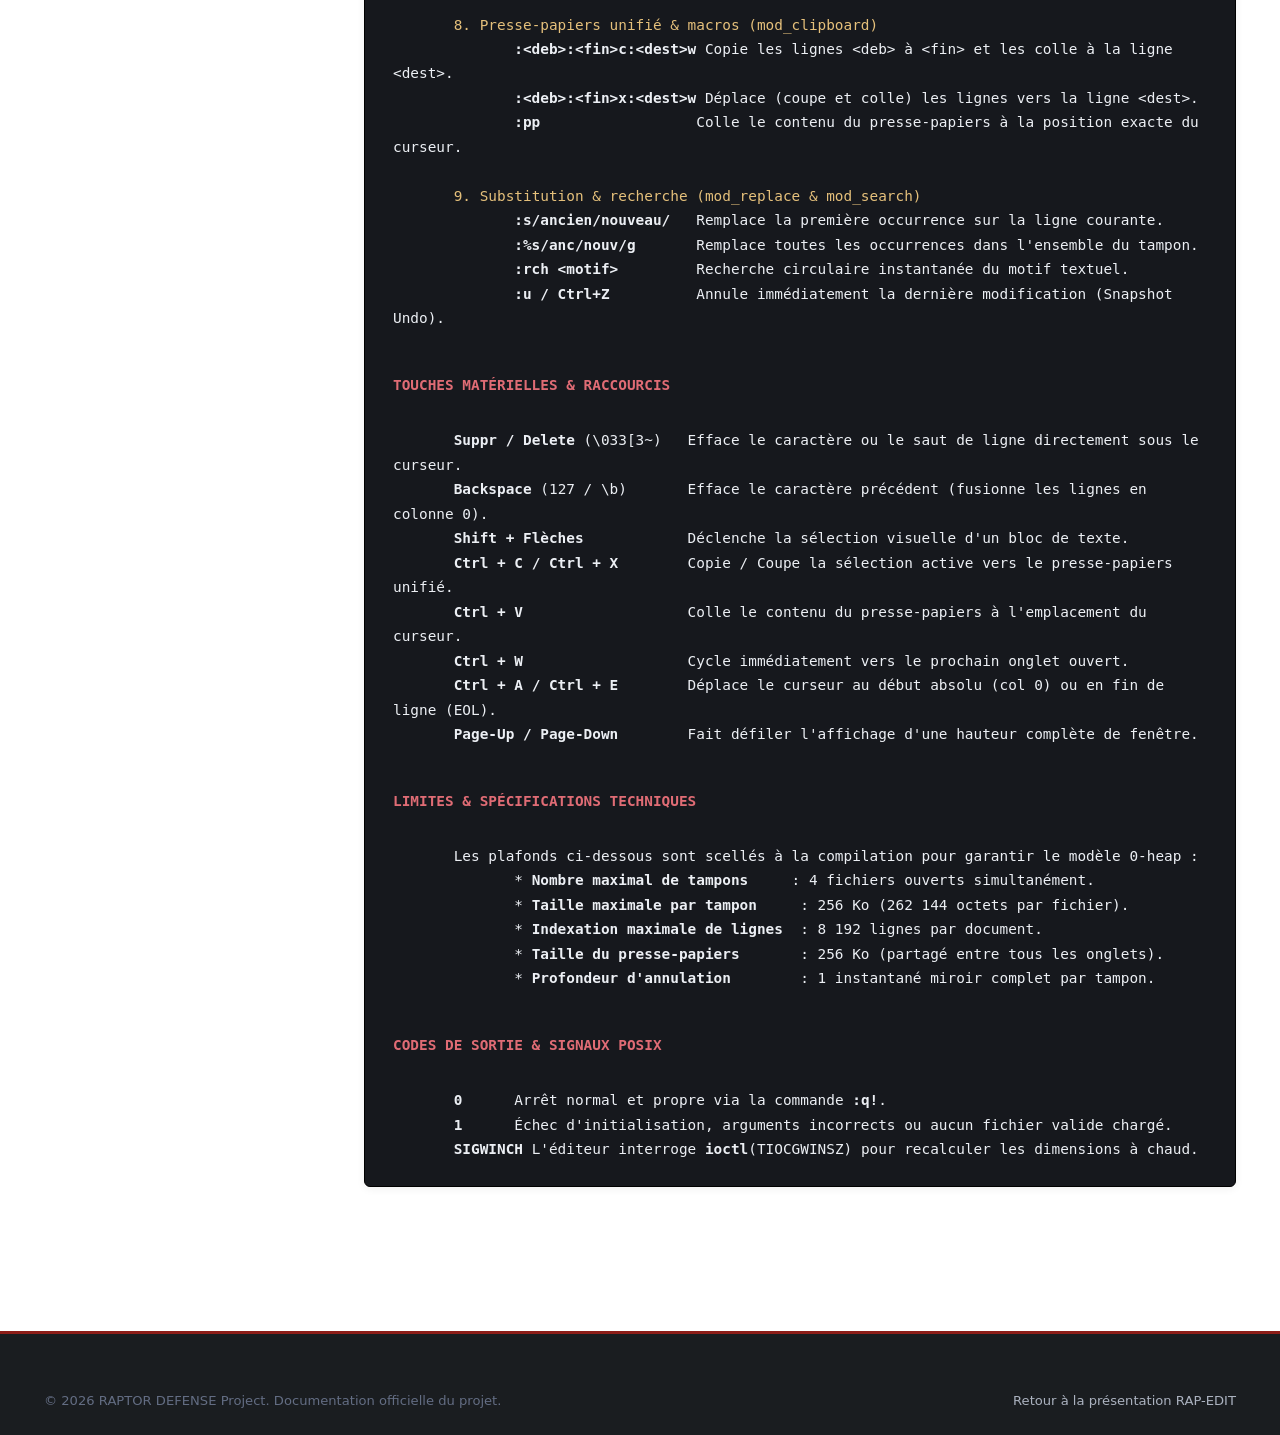
<file: docs/rap-editor/man.html>
<!-- ==========================================================================
 * NOM DU SCRIPT   : docs/rap-editor/man.html
 * RÉVISION        : Rev 1.0 (2026-11-01)
 * PROJET          : RAPTOR DEFENSE v2.0 // Manuel Tactique rap-edit(1)
 * RESPONSABILITÉ  : Page de manuel UNIX interactive de RAP-EDIT. Structure canonique
 *                   UNIX (Section 1), intégration de la barre latérale collante
 *                   (Sticky TOC) et terminal de rendu .man-viewer-box haute fidélité.
 *
 * BLOC DESCRIPTIF DES NOUVELLES INTÉGRATIONS (Rev 1.0) :
 *   - Disposition responsive en 2 colonnes (.faq-layout) avec sommaire interactif (.faq-sidebar).
 *   - Documentation exhaustive des 8 sections canoniques de rap-edit(1).
 *   - Matrice détaillée des commandes d'intervention (:hex, :diff, :ro/:rw, :clean, etc.).
 *   - Bouton de copie intégrale du texte brut pour installation manuelle dans /usr/local/man/man1/.
 * ========================================================================== -->
<!DOCTYPE html>
<html lang="fr">
<head>
    <meta charset="UTF-8">
    <meta name="viewport" content="width=device-width, initial-scale=1.0">
    <title>RAP-EDIT(1) // Manuel UNIX Officiel</title>
    <meta name="description" content="Page de manuel UNIX officielle pour rap-edit(1). Guide d'exploitation technique, commandes CLI et architecture 0-heap BSS.">
    <link rel="stylesheet" href="../css/raptor-core.css">
    <link rel="icon" type="image/png" href="../raptor-icon.png">
</head>
<body>

    <!-- ======================================================================
         1. EN-TÊTE INSTITUTIONNEL UNIFIÉ
         ====================================================================== -->
    <header class="raptor-header">
        <div class="container">
            <a href="../index.html" class="raptor-brand">
                <img src="../raptor-icon.png" alt="Logo Officiel RAPTOR DEFENSE">
                <span>RAPTOR<span class="version-badge">v2.0</span></span>
            </a>

            <nav class="raptor-nav" id="raptorNav">
                <a href="../index.html">Accueil RAPTOR</a>
                <a href="../intel.html">Net-Intel</a>
                <a href="index.html">RAP-EDIT</a>
                <a href="man.html" class="active">Manuel rap-edit(1)</a>
                <a href="../man.html">Manuel rap(1)</a>
                <a href="../community.html">Communauté</a>
            </nav>

            <div class="raptor-header-actions">
                <a href="https://github.com/BINOKUB-GAME/RAPTOR" target="_blank" rel="noopener" class="btn-github">
                    <svg width="16" height="16" viewBox="0 0 24 24" fill="currentColor">
                        <path d="M12 0C5.37 0 0 5.37 0 12c0 5.31 3.435 9.795 8.205 11.385.6.105.825-.255.825-.57 0-.285-.015-1.23-.015-2.235-3.015.555-3.795-.735-4.035-1.41-.135-.345-.72-1.41-1.23-1.695-.42-.225-1.02-.78-.015-.795.945-.015 1.62.87 1.845 1.23 1.08 1.815 2.805 1.305 3.495.99.105-.78.42-1.305.765-1.605-2.67-.3-5.46-1.335-5.46-5.925 0-1.305.465-2.385 1.23-3.225-.12-.3-.54-1.53.12-3.18 0 0 1.005-.315 3.3 1.23.96-.27 1.98-.405 3-.405s2.04.135 3 .405c2.295-1.56 3.3-1.23 3.3-1.23.66 1.65.24 2.88.12 3.18.765.84 1.23 1.905 1.23 3.225 0 4.605-2.805 5.625-5.475 5.925.435.375.81 1.095.81 2.22 0 1.605-.015 2.895-.015 3.3 0 .315.225.69.825.57A12.02 12.02 0 0 0 24 12c0-6.63-5.37-12-12-12z"/>
                    </svg>
                    GitHub
                </a>

                <button class="raptor-hamburger" id="navToggle" aria-label="Afficher le menu" aria-expanded="false">
                    <span></span>
                    <span></span>
                    <span></span>
                </button>
            </div>
        </div>
    </header>

    <!-- ======================================================================
         2. MAN PAGE INTERACTIVE & SOMMAIRE COLLANT (STICKY TOC)
         ====================================================================== -->
    <main class="raptor-section" style="padding-top: 36px;">
        <div class="container">
            <div style="margin-bottom: 24px;">
                <h1 style="font-size: 2rem; margin-bottom: 8px;">Manuel de Référence UNIX : rap-edit(1)</h1>
                <p style="color: var(--color-text-muted); font-size: 0.95rem;">
                    Spécification technique d'exploitation, registres de commandes d'intervention et normes architecturales.
                </p>
            </div>

            <div class="faq-layout">
                <!-- Sommaire latéral fixe -->
                <aside class="faq-sidebar">
                    <h4>Sections du Manuel</h4>
                    <ul class="faq-toc-list">
                        <li><a href="#sec-name" class="active">NAME</a></li>
                        <li><a href="#sec-synopsis">SYNOPSIS</a></li>
                        <li><a href="#sec-description">DESCRIPTION & 0-HEAP</a></li>
                        <li><a href="#sec-hud">COCKPIT HUD (LIGNES 1-2)</a></li>
                        <li><a href="#sec-commands">COMMANDES CLI (COLON)</a></li>
                        <li><a href="#sec-keys">TOUCHES & RACCOURCIS</a></li>
                        <li><a href="#sec-limits">LIMITES TECHNIQUES</a></li>
                        <li><a href="#sec-exit">CODES DE SORTIE & SIGNAUX</a></li>
                    </ul>

                    <div style="margin-top: 24px; padding-top: 16px; border-top: 1px solid var(--color-border);">
                        <a href="index.html" class="btn-secondary" style="width: 100%; font-size: 0.85rem; padding: 8px 12px;">&larr; Retour à la Vitrine</a>
                    </div>
                </aside>

                <!-- Corps de la Man Page stylisée terminal -->
                <div class="faq-content">
                    <div class="man-viewer-box">
                        <div class="man-viewer-header">
                            <span class="man-viewer-title">MANUAL PAGE // RAP-EDIT(1) — RAPTOR DEFENSE COMPANION</span>
                            <button class="man-btn-copy" id="btnCopyRawMan">Copier le texte brut</button>
                        </div>
                        <div class="man-content" id="manTextContent">
<span class="man-section-heading" id="sec-name">NAME</span>
       <b>rap-edit</b> - Éditeur de texte et inspecteur binaire de secours en environnement dégradé

<span class="man-section-heading" id="sec-synopsis">SYNOPSIS</span>
       <b>rap-edit</b> <i>fichier1</i> [<i>fichier2</i>] [<i>fichier3</i>] [<i>fichier4</i>]

<span class="man-section-heading" id="sec-description">DESCRIPTION &amp; DOCTRINE 0-HEAP</span>
       <b>rap-edit</b> est un utilitaire autonome d'administration et de sauvetage conçu pour opérer
       en environnement de crise matérielle. L'application obéit à la <b>doctrine Zero-Heap</b> :
       les allocations dynamiques via <b>malloc</b>(3), <b>calloc</b>(3) et <b>realloc</b>(3) sont strictement
       proscrites du code source.

       L'intégralité des tampons d'édition, tables d'indexation, pile d'annulation et structures
       de presse-papiers réside dans la section mémoire statique <b>.bss</b> (~2.7 Mo fixes).
       Cette conception confère à l'exécutable une immunité totale face au <b>Linux OOM Killer</b>
       et garantit son exécution même sous famine mémoire extrême.

       Lié statiquement (<b>-static</b>), le binaire ne requiert aucun chargeur dynamique ni
       bibliothèque externe partagée (<b>libc.so</b>).

<span class="man-section-heading" id="sec-hud">COCKPIT HUD (TÉLÉMÉTRIE D'AFFICHAGE)</span>
       L'éditeur réserve en permanence les deux premières rangées du terminal pour afficher le
       Cockpit de télémétrie système :

       <b>Rangée 1 : Onglets &amp; Contexte d'exécution</b>
              Affiche la liste des tampons ouverts (numérotés de 1 à 4), le marqueur de modification
              active (<b>*</b>), les privilèges du processus (<b>AUTH: ROOT (#)</b> ou <b>USER ($)</b>) ainsi que
              le répertoire de travail courant (<b>PWD</b>).

       <b>Rangée 2 : Radar d'intégrité &amp; Barrière d'écriture</b>
              <b>[RW] / [RO]</b>    Indicateur dynamique vert (lecture/écriture) ou rouge vif (lecture seule).
              <b>[LF/UNIX]</b>      Fichier au format standard Unix (fins de ligne \n pures).
              <b>[CRLF/DOS]</b>     Alerte rouge signalant la présence de retours chariot Windows (\r).
              <b>[!NUL]</b>         Radar magenta avertissant de la présence d'octets nuls corrompus (0x00).
              <b>[SYNCHRONISÉ]</b>  Confirme que les modifications ont été scellées sur disque par <b>fsync</b>(2).

<span class="man-section-heading" id="sec-commands">COMMANDES CLI (COLON COMMANDS)</span>
       Les commandes s'exécutent en tapant deux-points (<b>:</b>) depuis le mode navigation :

       <span class="man-flag">1. Navigation inter-onglets (mod_buffer)</span>
              <b>:#1, :#2, :#3, :#4</b>   Bascule instantanée vers l'onglet désigné.
              <b>:p / :prev</b>           Passe à l'onglet précédent.
              <b>:n / :next</b>           Passe à l'onglet suivant.
              <b>:b</b>                   Affiche l'inventaire des tampons actifs et leur statut mémoire.
              <b>:bd / :close</b>         Ferme le tampon actif (refusé si non synchronisé).
              <b>:bd! / :close!</b>       Force la fermeture du tampon sans enregistrement.

       <span class="man-flag">2. Protection d'écriture (mod_protect)</span>
              <b>:ro</b>                  Verrouille le tampon en LECTURE SEULE ([RO]). Bloque la frappe,
                                   les suppressions et les collages accidentels pour audit sûr.
              <b>:rw</b>                  Déverrouille le tampon en LECTURE-ÉCRITURE ([RW]) après contrôle
                                   des permissions réelles du fichier sur disque via <b>access</b>(2).

       <span class="man-flag">3. Inspection binaire &amp; matrices (mod_hex)</span>
              <b>:hex</b>                 Bascule en vue hexadécimale brute à la position du curseur.
                                   Format adaptatif 16 ou 32 octets/ligne selon le terminal.
              <b>:hex 0x&lt;offset&gt;</b>      Téléportation directe à l'adresse hexadécimale spécifiée.
              <b>:hex &lt;decimal&gt;</b>       Téléportation directe à l'offset exprimé en octets décimaux.
              <i>Touche Tab</i>           Dans l'inspecteur, bascule instantanément entre 16 et 32 octets.
              <i>Touche q / Échap</i>     Referme l'inspecteur et restitue le mode texte.

       <span class="man-flag">4. Comparaison différentielle in-situ (mod_diff)</span>
              <b>:diff / :diff orig</b>   Compare la mémoire active avec le clone disque d'origine (.orig.bak).
              <b>:diff #&lt;1..4&gt;</b>        Compare la mémoire active avec un autre onglet en mémoire vive.
              <b>:diff &lt;fichier&gt;</b>      Compare la mémoire active avec un fichier externe spécifié.
              <i>Visionneur</i>           Lignes vertes (+) ajouts, rouges (-) suppressions. Quitter avec <b>q</b>.

       <span class="man-flag">5. Sauvegarde synchrone &amp; panique (mod_panic &amp; mod_io)</span>
              <b>:w!</b>                  Persistance synchrone sur disque avec barrière <b>fsync</b>(2) bloquante.
              <b>:bak</b>                 Sauvegarde synchrone immédiate vers &lt;fichier&gt;.bak.
              <b>:bak orig</b>            Clonage direct du fichier disque intact vers &lt;fichier&gt;.orig.bak.
              <b>:panic</b>               Évacuation d'urgence du tampon brut vers /tmp/ si disque saturé.
              <b>:q!</b>                  Ferme immédiatement l'éditeur sans confirmation.

       <span class="man-flag">6. Assainissement anti-corruption (mod_sanitize)</span>
              <b>:clean</b>               Purge globale combinée des retours chariot (^M) et octets nuls (^@).
              <b>:dos2unix / :d2u</b>     Convertit les fins de ligne CRLF en LF Unix standard.
              <b>:strip-null / :null</b>  Élimine les octets 0x00 issus de coupures de courant brutales.

       <span class="man-flag">7. Suppression physique &amp; relative (mod_delete)</span>
              <b>:d / :dd</b>             Supprime la ligne courante située sous le curseur.
              <b>:&lt;N&gt;dd</b>               Supprime N lignes consécutives depuis la position active du curseur.
              <b>:&lt;num&gt;d</b>              Supprime la ligne absolue &lt;num&gt; (Exemple : :42d).
              <b>:&lt;deb&gt;:&lt;fin&gt;d</b>        Supprime la plage de lignes absolue (Exemple : :10:30d).

       <span class="man-flag">8. Presse-papiers unifié &amp; macros (mod_clipboard)</span>
              <b>:&lt;deb&gt;:&lt;fin&gt;c:&lt;dest&gt;w</b> Copie les lignes &lt;deb&gt; à &lt;fin&gt; et les colle à la ligne &lt;dest&gt;.
              <b>:&lt;deb&gt;:&lt;fin&gt;x:&lt;dest&gt;w</b> Déplace (coupe et colle) les lignes vers la ligne &lt;dest&gt;.
              <b>:pp</b>                  Colle le contenu du presse-papiers à la position exacte du curseur.

       <span class="man-flag">9. Substitution &amp; recherche (mod_replace &amp; mod_search)</span>
              <b>:s/ancien/nouveau/</b>   Remplace la première occurrence sur la ligne courante.
              <b>:%s/anc/nouv/g</b>       Remplace toutes les occurrences dans l'ensemble du tampon.
              <b>:rch &lt;motif&gt;</b>         Recherche circulaire instantanée du motif textuel.
              <b>:u / Ctrl+Z</b>          Annule immédiatement la dernière modification (Snapshot Undo).

<span class="man-section-heading" id="sec-keys">TOUCHES MATÉRIELLES &amp; RACCOURCIS</span>
       <b>Suppr / Delete</b> (\033[3~)   Efface le caractère ou le saut de ligne directement sous le curseur.
       <b>Backspace</b> (127 / \b)       Efface le caractère précédent (fusionne les lignes en colonne 0).
       <b>Shift + Flèches</b>            Déclenche la sélection visuelle d'un bloc de texte.
       <b>Ctrl + C / Ctrl + X</b>        Copie / Coupe la sélection active vers le presse-papiers unifié.
       <b>Ctrl + V</b>                   Colle le contenu du presse-papiers à l'emplacement du curseur.
       <b>Ctrl + W</b>                   Cycle immédiatement vers le prochain onglet ouvert.
       <b>Ctrl + A / Ctrl + E</b>        Déplace le curseur au début absolu (col 0) ou en fin de ligne (EOL).
       <b>Page-Up / Page-Down</b>        Fait défiler l'affichage d'une hauteur complète de fenêtre.

<span class="man-section-heading" id="sec-limits">LIMITES &amp; SPÉCIFICATIONS TECHNIQUES</span>
       Les plafonds ci-dessous sont scellés à la compilation pour garantir le modèle 0-heap :
              * <b>Nombre maximal de tampons</b>     : 4 fichiers ouverts simultanément.
              * <b>Taille maximale par tampon</b>     : 256 Ko (262 144 octets par fichier).
              * <b>Indexation maximale de lignes</b>  : 8 192 lignes par document.
              * <b>Taille du presse-papiers</b>       : 256 Ko (partagé entre tous les onglets).
              * <b>Profondeur d'annulation</b>        : 1 instantané miroir complet par tampon.

<span class="man-section-heading" id="sec-exit">CODES DE SORTIE &amp; SIGNAUX POSIX</span>
       <b>0</b>      Arrêt normal et propre via la commande <b>:q!</b>.
       <b>1</b>      Échec d'initialisation, arguments incorrects ou aucun fichier valide chargé.
       <b>SIGWINCH</b> L'éditeur interroge <b>ioctl</b>(TIOCGWINSZ) pour recalculer les dimensions à chaud.</div>
                    </div>
                </div>
            </div>
        </div>
    </main>

    <!-- ======================================================================
         3. PIED DE PAGE INSTITUTIONNEL
         ====================================================================== -->
    <footer class="raptor-footer">
        <div class="container">
            <div class="footer-bottom" style="border-top: none; padding-top: 0;">
                <div>&copy; 2026 RAPTOR DEFENSE Project. Documentation officielle du projet.</div>
                <div><a href="index.html" style="color: #ABB2BF;">Retour à la présentation RAP-EDIT</a></div>
            </div>
        </div>
    </footer>

    <script>
        (function() {
            /* 1. Menu hamburger mobile */
            var toggle = document.getElementById('navToggle');
            var nav = document.getElementById('raptorNav');
            if (toggle && nav) {
                toggle.addEventListener('click', function() {
                    var isOpen = nav.classList.toggle('open');
                    toggle.setAttribute('aria-expanded', isOpen);
                });
            }

            /* 2. Copie du texte brut de la man page */
            var btnCopy = document.getElementById('btnCopyRawMan');
            var manBox = document.getElementById('manTextContent');
            if (btnCopy && manBox) {
                btnCopy.addEventListener('click', function() {
                    var rawText = manBox.innerText || manBox.textContent;
                    navigator.clipboard.writeText(rawText).then(function() {
                        var oldText = btnCopy.textContent;
                        btnCopy.textContent = "[✓] Copié !";
                        setTimeout(function() { btnCopy.textContent = oldText; }, 2000);
                    });
                });
            }
        })();
    </script>
</body>
</html>
</file>
<file: docs/css/raptor-core.css>
/* ============================================================================
 * NOM DU SCRIPT   : docs/css/raptor-core.css
 * RÉVISION        : Rev 1.4
 * PROJET          : RAPTOR DEFENSE v2.0 // Portail Officiel & Hub Développeurs
 * RESPONSABILITÉ  : Socle stylistique global, variables graphiques souveraines,
 *                   architecture de mise en page institutionnelle,
 *                   composants de navigation (Desktop & Hamburger Mobile),
 *                   simulateur de terminal, analyseur Net-Intel et grilles.
 *
 * BLOC DESCRIPTIF DES NOUVELLES INTÉGRATIONS (Rev 1.4) :
 *   - Intégration du composant menu hamburger responsive (.raptor-hamburger)
 *     pour navigation mobile sans débordement sur 5 liens.
 *   - Déploiement fluide du panneau de navigation mobile (.raptor-nav.open).
 *   - Intégration de l'interface d'investigation médico-légale Net-Intel :
 *     * Boîte de saisie d'audit IP (.intel-search-card, .intel-input-group).
 *     * Boutons d'échantillons rapides (.intel-quick-btn).
 *     * Jauge de score de risque dynamique (.threat-meter, .threat-badge).
 *     * Fiche d'investigation forensique typée terminal (.intel-report-box).
 *     * Tableau comparatif de souveraineté (.intel-compare-table).
 *
 * SECTIONS NUMÉROTÉES :
 *   1. VARIABLES CSS & PALETTE OFFICIELLE
 *   2. RÉINITIALISATION & SOCLE TYPOGRAPHIQUE
 *   3. EN-TÊTE INSTITUTIONNEL & NAVIGATION RESPONSIVE
 *   4. BANNIÈRE HERO & APPEL AUX DÉVELOPPEURS
 *   5. GRILLE MODULAIRE DES PILIERS TECHNIQUES
 *   6. CONTENEURS TECHNIQUES & RENDU MAN PAGES UNIX
 *   7. MODULE FORENSIQUE NET-INTEL & ANALYSE IP
 *   8. STRUCTURE FAQ À DOUBLE COLONNE (STICKY SIDEBAR)
 *   9. PIED DE PAGE & BADGES COMMUNAUTAIRES
 *  10. ADAPTATION RESPONSIVE (MEDIA QUERIES MOBILE & CELL)
 * ============================================================================
 */

/* ============================================================================
 * 1. VARIABLES CSS & PALETTE OFFICIELLE
 * ============================================================================
 */
:root {
    --color-primary-red       : #8C1D18;
    --color-primary-hover     : #A8231E;
    --color-accent-red        : #B71C1C;
    --color-subtle-red        : #FBEBEB;

    --color-bg-main           : #FFFFFF;
    --color-bg-surface        : #F8F9FA;
    --color-bg-subtle         : #F1F3F5;
    --color-border            : #E2E6EA;
    --color-border-dark       : #CED4DA;

    --color-text-main         : #1E232A;
    --color-text-muted        : #5A6578;
    --color-text-light        : #8C96A5;

    --color-term-bg           : #16181D;
    --color-term-text         : #ECEFF4;
    --color-term-prompt       : #8C1D18;
    --color-term-green        : #2EA043;
    --color-term-amber        : #D29922;
    --color-term-blue         : #58A6FF;

    --font-sans               : system-ui, -apple-system, "Segoe UI", Roboto, "Helvetica Neue", Arial, sans-serif;
    --font-mono               : "JetBrains Mono", "Fira Code", "DejaVu Sans Mono", "Courier New", monospace;

    --header-height           : 68px;
    --container-max-width     : 1240px;
    --border-radius-sm        : 4px;
    --border-radius-md        : 6px;
    --shadow-subtle           : 0 1px 3px rgba(0, 0, 0, 0.05);
    --shadow-card             : 0 2px 8px rgba(0, 0, 0, 0.06);
    --transition-standard     : 0.2s ease-in-out;
}

/* ============================================================================
 * 2. RÉINITIALISATION & SOCLE TYPOGRAPHIQUE
 * ============================================================================
 */
*, *::before, *::after {
    box-sizing: border-box;
    margin: 0;
    padding: 0;
}

html, body {
    width: 100%;
    max-width: 100%;
    overflow-x: hidden;
}

html {
    font-size: 16px;
    scroll-behavior: smooth;
    scroll-padding-top: calc(var(--header-height) + 20px);
}

body {
    font-family: var(--font-sans);
    background-color: var(--color-bg-main);
    color: var(--color-text-main);
    line-height: 1.6;
    -webkit-font-smoothing: antialiased;
    -moz-osx-font-smoothing: grayscale;
}

a {
    color: var(--color-primary-red);
    text-decoration: none;
    transition: color var(--transition-standard);
}

a:hover {
    color: var(--color-primary-hover);
    text-decoration: underline;
}

h1, h2, h3, h4 {
    font-weight: 700;
    line-height: 1.25;
    color: var(--color-text-main);
}

h1 { font-size: 2.25rem; margin-bottom: 1rem; }
h2 { font-size: 1.75rem; margin-bottom: 0.75rem; }
h3 { font-size: 1.25rem; margin-bottom: 0.5rem; }

p {
    margin-bottom: 1rem;
    color: var(--color-text-main);
}

code, pre {
    font-family: var(--font-mono);
}

.container {
    width: 100%;
    max-width: var(--container-max-width);
    margin-left: auto;
    margin-right: auto;
    padding-left: 24px;
    padding-right: 24px;
}

/* ============================================================================
 * 3. EN-TÊTE INSTITUTIONNEL & NAVIGATION RESPONSIVE
 * ============================================================================
 */
.raptor-header {
    background-color: var(--color-primary-red);
    height: var(--header-height);
    position: sticky;
    top: 0;
    z-index: 1000;
    box-shadow: 0 2px 4px rgba(0, 0, 0, 0.15);
}

.raptor-header .container {
    height: 100%;
    display: flex;
    align-items: center;
    justify-content: space-between;
    position: relative;
}

.raptor-brand {
    display: flex;
    align-items: center;
    gap: 12px;
    color: #FFFFFF;
    font-weight: 800;
    font-size: 1.3rem;
    letter-spacing: 0.5px;
    text-decoration: none !important;
}

.raptor-brand img {
    height: 44px;
    width: 44px;
    object-fit: contain;
    border-radius: 50%;
    filter: brightness(0) invert(1);
}

.raptor-brand span {
    color: #FFFFFF;
}

.raptor-brand .version-badge {
    font-size: 0.75rem;
    font-weight: 600;
    background-color: rgba(255, 255, 255, 0.2);
    padding: 2px 8px;
    border-radius: 12px;
    margin-left: 6px;
    vertical-align: middle;
}

.raptor-nav {
    display: flex;
    align-items: center;
    gap: 24px;
}

.raptor-nav a {
    color: #FFFFFF;
    font-size: 0.92rem;
    font-weight: 500;
    opacity: 0.9;
    text-decoration: none;
    transition: opacity var(--transition-standard);
    white-space: nowrap;
}

.raptor-nav a:hover,
.raptor-nav a.active {
    opacity: 1;
    text-decoration: underline;
    text-underline-offset: 6px;
}

.raptor-header-actions {
    display: flex;
    align-items: center;
    gap: 12px;
}

.raptor-search-box {
    position: relative;
    display: flex;
    align-items: center;
}

.raptor-search-box input {
    background-color: rgba(255, 255, 255, 0.15);
    border: 1px solid rgba(255, 255, 255, 0.3);
    border-radius: var(--border-radius-sm);
    padding: 6px 12px 6px 32px;
    font-size: 0.85rem;
    color: #FFFFFF;
    width: 170px;
    transition: width var(--transition-standard), background-color var(--transition-standard);
}

.raptor-search-box input::placeholder {
    color: rgba(255, 255, 255, 0.7);
}

.raptor-search-box input:focus {
    outline: none;
    background-color: #FFFFFF;
    color: var(--color-text-main);
    width: 210px;
}

.raptor-search-box svg {
    position: absolute;
    left: 10px;
    width: 14px;
    height: 14px;
    fill: rgba(255, 255, 255, 0.7);
    pointer-events: none;
}

.btn-github {
    display: inline-flex;
    align-items: center;
    gap: 8px;
    background-color: #FFFFFF;
    color: var(--color-primary-red);
    font-weight: 600;
    font-size: 0.85rem;
    padding: 6px 14px;
    border-radius: var(--border-radius-sm);
    transition: background-color var(--transition-standard), color var(--transition-standard);
    text-decoration: none !important;
}

.btn-github:hover {
    background-color: var(--color-bg-surface);
    color: var(--color-primary-hover);
}

/* Bouton hamburger mobile */
.raptor-hamburger {
    display: none;
    background: transparent;
    border: 1px solid rgba(255, 255, 255, 0.3);
    border-radius: var(--border-radius-sm);
    cursor: pointer;
    padding: 6px 8px;
    flex-direction: column;
    justify-content: center;
    gap: 4px;
    width: 38px;
    height: 34px;
    transition: background-color var(--transition-standard);
}

.raptor-hamburger:hover {
    background-color: rgba(255, 255, 255, 0.15);
}

.raptor-hamburger span {
    display: block;
    width: 100%;
    height: 2px;
    background-color: #FFFFFF;
    border-radius: 1px;
    transition: transform var(--transition-standard), opacity var(--transition-standard);
}

/* ============================================================================
 * 4. BANNIÈRE HERO & APPEL AUX DÉVELOPPEURS
 * ============================================================================
 */
.raptor-hero {
    background: linear-gradient(180deg, var(--color-bg-surface) 0%, var(--color-bg-main) 100%);
    border-bottom: 1px solid var(--color-border);
    padding: 56px 0;
    text-align: center;
}

.raptor-hero-badge {
    display: inline-flex;
    align-items: center;
    gap: 6px;
    background-color: var(--color-subtle-red);
    color: var(--color-primary-red);
    font-size: 0.85rem;
    font-weight: 600;
    padding: 4px 14px;
    border-radius: 20px;
    border: 1px solid rgba(140, 29, 24, 0.2);
    margin-bottom: 20px;
}

.raptor-hero h1 {
    font-size: 2.75rem;
    letter-spacing: -0.5px;
    margin-bottom: 16px;
}

.raptor-hero-subtitle {
    font-size: 1.25rem;
    color: var(--color-text-muted);
    max-width: 780px;
    margin: 0 auto 32px auto;
}

.raptor-hero-actions {
    display: flex;
    justify-content: center;
    align-items: center;
    gap: 16px;
    flex-wrap: wrap;
    margin-bottom: 40px;
}

.btn-primary {
    background-color: var(--color-primary-red);
    color: #FFFFFF;
    font-weight: 600;
    font-size: 1rem;
    padding: 10px 20px;
    border-radius: var(--border-radius-sm);
    border: 1px solid var(--color-primary-red);
    transition: background-color var(--transition-standard);
    text-decoration: none !important;
    display: inline-flex;
    align-items: center;
    justify-content: center;
    cursor: pointer;
}

.btn-primary:hover {
    background-color: var(--color-primary-hover);
    color: #FFFFFF;
}

.btn-secondary {
    background-color: transparent;
    color: var(--color-text-main);
    font-weight: 600;
    font-size: 1rem;
    padding: 10px 20px;
    border-radius: var(--border-radius-sm);
    border: 1px solid var(--color-border-dark);
    transition: all var(--transition-standard);
    text-decoration: none !important;
    display: inline-flex;
    align-items: center;
    justify-content: center;
    cursor: pointer;
}

.btn-secondary:hover {
    background-color: var(--color-bg-surface);
    border-color: var(--color-text-main);
}

.raptor-join-banner {
    max-width: 820px;
    margin: 0 auto;
    background-color: #FFFFFF;
    border: 1px solid var(--color-border);
    border-left: 4px solid var(--color-primary-red);
    padding: 20px 24px;
    border-radius: var(--border-radius-sm);
    box-shadow: var(--shadow-subtle);
    display: flex;
    align-items: center;
    justify-content: space-between;
    text-align: left;
    gap: 20px;
}

.raptor-join-content h3 {
    font-size: 1.05rem;
    margin-bottom: 4px;
}

.raptor-join-content p {
    font-size: 0.9rem;
    color: var(--color-text-muted);
    margin-bottom: 0;
}

/* ============================================================================
 * 5. GRILLE MODULAIRE DES PILIERS TECHNIQUES
 * ============================================================================
 */
.raptor-section {
    padding: 64px 0;
}

.section-header {
    text-align: center;
    max-width: 720px;
    margin: 0 auto 48px auto;
}

.section-header h2 {
    font-size: 2rem;
    margin-bottom: 12px;
}

.section-header p {
    color: var(--color-text-muted);
    font-size: 1.05rem;
}

.cards-grid {
    display: grid;
    grid-template-columns: repeat(auto-fit, minmax(340px, 1fr));
    gap: 24px;
}

.raptor-card {
    background-color: var(--color-bg-surface);
    border: 1px solid var(--color-border);
    border-radius: var(--border-radius-md);
    padding: 28px;
    box-shadow: var(--shadow-subtle);
    transition: transform var(--transition-standard), box-shadow var(--transition-standard);
    display: flex;
    flex-direction: column;
}

.raptor-card:hover {
    transform: translateY(-2px);
    box-shadow: var(--shadow-card);
    border-color: var(--color-border-dark);
}

.card-icon {
    width: 44px;
    height: 44px;
    border-radius: var(--border-radius-sm);
    background-color: var(--color-subtle-red);
    color: var(--color-primary-red);
    display: flex;
    align-items: center;
    justify-content: center;
    margin-bottom: 20px;
    font-weight: 700;
    font-family: var(--font-mono);
}

.raptor-card h3 {
    font-size: 1.2rem;
    margin-bottom: 10px;
}

.raptor-card p {
    font-size: 0.92rem;
    color: var(--color-text-muted);
    line-height: 1.5;
    flex-grow: 1;
}

.card-footer-tag {
    margin-top: 18px;
    padding-top: 14px;
    border-top: 1px solid var(--color-border);
    font-size: 0.8rem;
    font-family: var(--font-mono);
    color: var(--color-primary-red);
    font-weight: 600;
}

/* ============================================================================
 * 6. CONTENEURS TECHNIQUES & RENDU MAN PAGES UNIX
 * ============================================================================
 */
.man-selector-bar {
    display: flex;
    align-items: center;
    justify-content: space-between;
    gap: 16px;
    margin-bottom: 24px;
    background-color: #FFFFFF;
    padding: 14px 18px;
    border: 1px solid var(--color-border);
    border-radius: var(--border-radius-sm);
    flex-wrap: wrap;
}

.man-search-group {
    display: flex;
    align-items: center;
    gap: 10px;
    flex: 1 1 360px;
}

.man-search-group input {
    flex: 1;
    padding: 8px 12px;
    font-family: var(--font-mono);
    font-size: 0.85rem;
    border: 1px solid var(--color-border-dark);
    border-radius: var(--border-radius-sm);
    min-width: 160px;
}

.man-btn-group {
    display: flex;
    gap: 6px;
}

.man-btn-group button {
    padding: 8px 14px;
    font-size: 0.85rem;
    cursor: pointer;
}

.man-dropdowns-group {
    display: flex;
    align-items: center;
    gap: 16px;
    flex-wrap: wrap;
}

.man-select-field {
    display: flex;
    align-items: center;
    gap: 8px;
}

.man-select-field label {
    font-size: 0.88rem;
    font-weight: 600;
    color: var(--color-text-main);
    white-space: nowrap;
}

.man-select {
    padding: 7px 12px;
    font-family: var(--font-mono);
    font-size: 0.85rem;
    border: 1px solid var(--color-border-dark);
    border-radius: var(--border-radius-sm);
    background-color: #FFFFFF;
    color: var(--color-text-main);
    max-width: 100%;
}

.man-select:focus {
    outline: 2px solid var(--color-primary-red);
    outline-offset: -1px;
}

.man-viewer-box {
    background-color: var(--color-term-bg);
    border: 1px solid #000000;
    border-radius: var(--border-radius-md);
    box-shadow: var(--shadow-card);
    overflow: hidden;
    width: 100%;
}

.man-viewer-header {
    background-color: #21252B;
    padding: 10px 16px;
    display: flex;
    align-items: center;
    justify-content: space-between;
    border-bottom: 1px solid #2B313A;
    gap: 12px;
}

.man-viewer-title {
    color: #ABB2BF;
    font-family: var(--font-mono);
    font-size: 0.82rem;
    white-space: nowrap;
    overflow: hidden;
    text-overflow: ellipsis;
}

.man-btn-copy {
    background: transparent;
    border: 1px solid #4B5263;
    color: #ABB2BF;
    padding: 4px 10px;
    font-size: 0.75rem;
    border-radius: var(--border-radius-sm);
    cursor: pointer;
    font-family: var(--font-mono);
    transition: all var(--transition-standard);
    white-space: nowrap;
    flex-shrink: 0;
}

.man-btn-copy:hover {
    color: #FFFFFF;
    border-color: #ABB2BF;
}

.man-content {
    padding: 24px 28px;
    color: var(--color-term-text);
    font-family: var(--font-mono);
    font-size: 0.9rem;
    line-height: 1.7;
    overflow-x: auto;
    white-space: pre-wrap;
    word-break: break-word;
}

.man-section-heading {
    color: #E06C75;
    font-weight: 700;
    display: block;
    margin-top: 18px;
    margin-bottom: 6px;
    text-transform: uppercase;
}

.man-section-heading:first-of-type {
    margin-top: 0;
}

.man-flag {
    color: #E5C07B;
}

/* ============================================================================
 * 7. MODULE FORENSIQUE NET-INTEL & ANALYSE IP
 * ============================================================================
 */
.intel-search-card {
    background-color: #FFFFFF;
    border: 1px solid var(--color-border);
    border-radius: var(--border-radius-md);
    padding: 32px;
    box-shadow: var(--shadow-card);
    max-width: 860px;
    margin: -32px auto 40px auto;
    position: relative;
    z-index: 10;
}

.intel-input-group {
    display: flex;
    gap: 12px;
    margin-bottom: 16px;
}

.intel-input-group input {
    flex: 1;
    font-family: var(--font-mono);
    font-size: 1.1rem;
    padding: 12px 16px;
    border: 2px solid var(--color-border-dark);
    border-radius: var(--border-radius-sm);
    color: var(--color-text-main);
    transition: border-color var(--transition-standard);
}

.intel-input-group input:focus {
    outline: none;
    border-color: var(--color-primary-red);
}

.intel-quick-samples {
    display: flex;
    align-items: center;
    gap: 8px;
    flex-wrap: wrap;
    font-size: 0.85rem;
    color: var(--color-text-muted);
}

.intel-quick-btn {
    background-color: var(--color-bg-subtle);
    border: 1px solid var(--color-border);
    padding: 4px 10px;
    border-radius: var(--border-radius-sm);
    font-family: var(--font-mono);
    font-size: 0.8rem;
    cursor: pointer;
    color: var(--color-text-main);
    transition: background-color var(--transition-standard);
}

.intel-quick-btn:hover {
    background-color: #E2E6EA;
    color: var(--color-primary-red);
}

.threat-badge {
    display: inline-flex;
    align-items: center;
    gap: 6px;
    font-family: var(--font-mono);
    font-size: 0.85rem;
    font-weight: 700;
    padding: 4px 12px;
    border-radius: 4px;
    text-transform: uppercase;
}

.threat-badge-danger {
    background-color: #FFEBE9;
    color: #CF222E;
    border: 1px solid #FF8182;
}

.threat-badge-warning {
    background-color: #FFF8C5;
    color: #9A6700;
    border: 1px solid #D4A72C;
}

.threat-badge-clean {
    background-color: #DAFBE1;
    color: #1A7F37;
    border: 1px solid #4AC26B;
}

.threat-badge-private {
    background-color: #DDF4FF;
    color: #0969DA;
    border: 1px solid #54AEFF;
}

.intel-stats-grid {
    display: grid;
    grid-template-columns: repeat(auto-fit, minmax(240px, 1fr));
    gap: 20px;
    margin-bottom: 48px;
}

.intel-stat-box {
    background-color: var(--color-bg-surface);
    border: 1px solid var(--color-border);
    border-radius: var(--border-radius-md);
    padding: 20px;
    text-align: center;
}

.intel-stat-val {
    font-size: 2rem;
    font-weight: 800;
    font-family: var(--font-mono);
    color: var(--color-primary-red);
    margin-bottom: 4px;
}

.intel-stat-lbl {
    font-size: 0.85rem;
    color: var(--color-text-muted);
    text-transform: uppercase;
    letter-spacing: 0.5px;
}

.intel-compare-table {
    width: 100%;
    border-collapse: collapse;
    margin: 24px 0;
    background-color: #FFFFFF;
    border: 1px solid var(--color-border);
    border-radius: var(--border-radius-md);
    overflow: hidden;
}

.intel-compare-table th, 
.intel-compare-table td {
    padding: 14px 18px;
    text-align: left;
    border-bottom: 1px solid var(--color-border);
    font-size: 0.92rem;
}

.intel-compare-table th {
    background-color: var(--color-bg-surface);
    font-weight: 700;
    color: var(--color-text-main);
}

.intel-compare-table tr:last-child td {
    border-bottom: none;
}

/* ============================================================================
 * 8. STRUCTURE FAQ À DOUBLE COLONNE (STICKY SIDEBAR)
 * ============================================================================
 */
.faq-layout {
    display: grid;
    grid-template-columns: 280px 1fr;
    gap: 40px;
    align-items: start;
}

.faq-sidebar {
    position: sticky;
    top: calc(var(--header-height) + 24px);
    background-color: var(--color-bg-surface);
    border: 1px solid var(--color-border);
    border-radius: var(--border-radius-md);
    padding: 20px;
    max-height: calc(100vh - var(--header-height) - 48px);
    overflow-y: auto;
}

.faq-sidebar h4 {
    font-size: 0.95rem;
    text-transform: uppercase;
    letter-spacing: 0.5px;
    color: var(--color-text-muted);
    margin-bottom: 14px;
    padding-bottom: 8px;
    border-bottom: 1px solid var(--color-border);
}

.faq-toc-list {
    list-style: none;
}

.faq-toc-list li {
    margin-bottom: 8px;
}

.faq-toc-list a {
    display: block;
    font-size: 0.88rem;
    color: var(--color-text-main);
    padding: 4px 8px;
    border-radius: var(--border-radius-sm);
    text-decoration: none;
    border-left: 2px solid transparent;
}

.faq-toc-list a:hover {
    background-color: #FFFFFF;
    color: var(--color-primary-red);
    border-left-color: var(--color-primary-red);
}

.faq-toc-list a.active {
    background-color: var(--color-subtle-red);
    color: var(--color-primary-red);
    font-weight: 600;
    border-left-color: var(--color-primary-red);
}

.faq-content {
    background-color: #FFFFFF;
}

.faq-group {
    margin-bottom: 48px;
}

.faq-group h3 {
    font-size: 1.4rem;
    border-bottom: 2px solid var(--color-subtle-red);
    padding-bottom: 10px;
    margin-bottom: 24px;
    color: var(--color-primary-red);
}

.faq-item {
    margin-bottom: 28px;
    border-bottom: 1px solid var(--color-border);
    padding-bottom: 24px;
}

.faq-item:last-child {
    border-bottom: none;
}

.faq-item h4 {
    font-size: 1.15rem;
    margin-bottom: 10px;
}

/* ============================================================================
 * 9. PIED DE PAGE & BADGES COMMUNAUTAIRES
 * ============================================================================
 */
.raptor-footer {
    background-color: #1A1D20;
    color: #ABB2BF;
    padding: 56px 0 24px 0;
    border-top: 3px solid var(--color-primary-red);
    margin-top: 80px;
    font-size: 0.9rem;
}

.footer-grid {
    display: grid;
    grid-template-columns: 2fr 1fr 1fr 1fr;
    gap: 40px;
    margin-bottom: 40px;
}

.footer-col h5 {
    color: #FFFFFF;
    font-size: 0.95rem;
    text-transform: uppercase;
    letter-spacing: 0.5px;
    margin-bottom: 16px;
}

.footer-col ul {
    list-style: none;
}

.footer-col ul li {
    margin-bottom: 10px;
}

.footer-col a {
    color: #ABB2BF;
    text-decoration: none;
}

.footer-col a:hover {
    color: #FFFFFF;
    text-decoration: underline;
}

.footer-bottom {
    padding-top: 24px;
    border-top: 1px solid #2B313A;
    display: flex;
    justify-content: space-between;
    align-items: center;
    font-size: 0.82rem;
    color: #636D83;
}

/* ============================================================================
 * 10. ADAPTATION RESPONSIVE (MEDIA QUERIES MOBILE & CELL)
 * ============================================================================
 */
@media (max-width: 992px) {
    .faq-layout {
        grid-template-columns: 1fr;
    }

    .faq-sidebar {
        position: static;
        max-height: none;
        margin-bottom: 32px;
    }

    .footer-grid {
        grid-template-columns: 1fr 1fr;
    }
}

@media (max-width: 768px) {
    /* Header mobile compact avec hamburger */
    .raptor-header {
        height: auto;
        padding: 10px 0;
    }

    .raptor-header .container {
        display: flex;
        flex-wrap: wrap;
        align-items: center;
        justify-content: space-between;
        padding-left: 16px;
        padding-right: 16px;
    }

    .raptor-brand {
        font-size: 1.15rem;
    }

    .raptor-brand img {
        height: 36px;
        width: 36px;
    }

    .raptor-header-actions {
        gap: 8px;
    }

    .raptor-search-box {
        display: none;
    }

    .btn-github {
        padding: 5px 10px;
        font-size: 0.78rem;
    }

    /* Affichage du bouton hamburger sur mobile */
    .raptor-hamburger {
        display: flex;
    }

    /* Le menu de navigation se déplie verticalement */
    .raptor-nav {
        display: none;
        flex-direction: column;
        width: 100%;
        gap: 6px;
        border-top: 1px solid rgba(255, 255, 255, 0.2);
        padding-top: 12px;
        margin-top: 10px;
    }

    .raptor-nav.open {
        display: flex;
        animation: navSlideDown 0.2s ease-out forwards;
    }

    @keyframes navSlideDown {
        from { opacity: 0; transform: translateY(-8px); }
        to { opacity: 1; transform: translateY(0); }
    }

    .raptor-nav a {
        font-size: 0.95rem;
        padding: 10px 14px;
        border-radius: var(--border-radius-sm);
        background-color: rgba(255, 255, 255, 0.1);
        text-align: left;
        width: 100%;
        opacity: 0.95;
    }

    .raptor-nav a.active {
        background-color: rgba(255, 255, 255, 0.28);
        text-decoration: none;
        font-weight: 700;
        opacity: 1;
        border-left: 3px solid #FFFFFF;
    }

    /* Net-Intel Mobile */
    .intel-search-card {
        padding: 20px 16px;
        margin-top: -20px;
    }

    .intel-input-group {
        flex-direction: column;
        gap: 10px;
    }

    .intel-input-group input {
        font-size: 1rem;
        padding: 10px 12px;
    }

    .intel-input-group button {
        width: 100%;
        padding: 12px;
    }

    /* Man Page Mobile */
    .man-selector-bar {
        flex-direction: column;
        align-items: stretch;
        padding: 12px;
        gap: 12px;
    }

    .man-search-group {
        flex: none;
        flex-direction: column;
        align-items: stretch;
        width: 100%;
        gap: 8px;
    }

    .man-search-group input {
        width: 100%;
        height: 38px;
    }

    .man-btn-group {
        display: flex;
        gap: 8px;
        width: 100%;
    }

    .man-btn-group button {
        flex: 1;
    }

    .man-dropdowns-group {
        flex-direction: column;
        align-items: stretch;
        width: 100%;
        gap: 10px;
    }

    .man-select-field {
        flex-direction: column;
        align-items: stretch;
        gap: 4px;
    }

    .man-select-field label {
        font-size: 0.82rem;
    }

    .man-select {
        width: 100%;
    }

    .man-content {
        padding: 16px 14px;
        font-size: 0.74rem;
        line-height: 1.5;
    }

    /* Hero & divers */
    .raptor-hero {
        padding: 32px 0 40px 0;
    }

    .raptor-hero-badge {
        font-size: 0.75rem;
        padding: 4px 10px;
        line-height: 1.4;
    }

    .raptor-hero h1 {
        font-size: 1.85rem;
    }

    .raptor-hero-subtitle {
        font-size: 0.98rem;
        margin-bottom: 24px;
    }

    .raptor-join-banner {
        flex-direction: column;
        align-items: flex-start;
        gap: 14px;
    }

    .cards-grid {
        grid-template-columns: 1fr;
    }

    .footer-grid {
        grid-template-columns: 1fr;
    }

    .footer-bottom {
        flex-direction: column;
        gap: 12px;
        text-align: center;
    }
}
</file>
